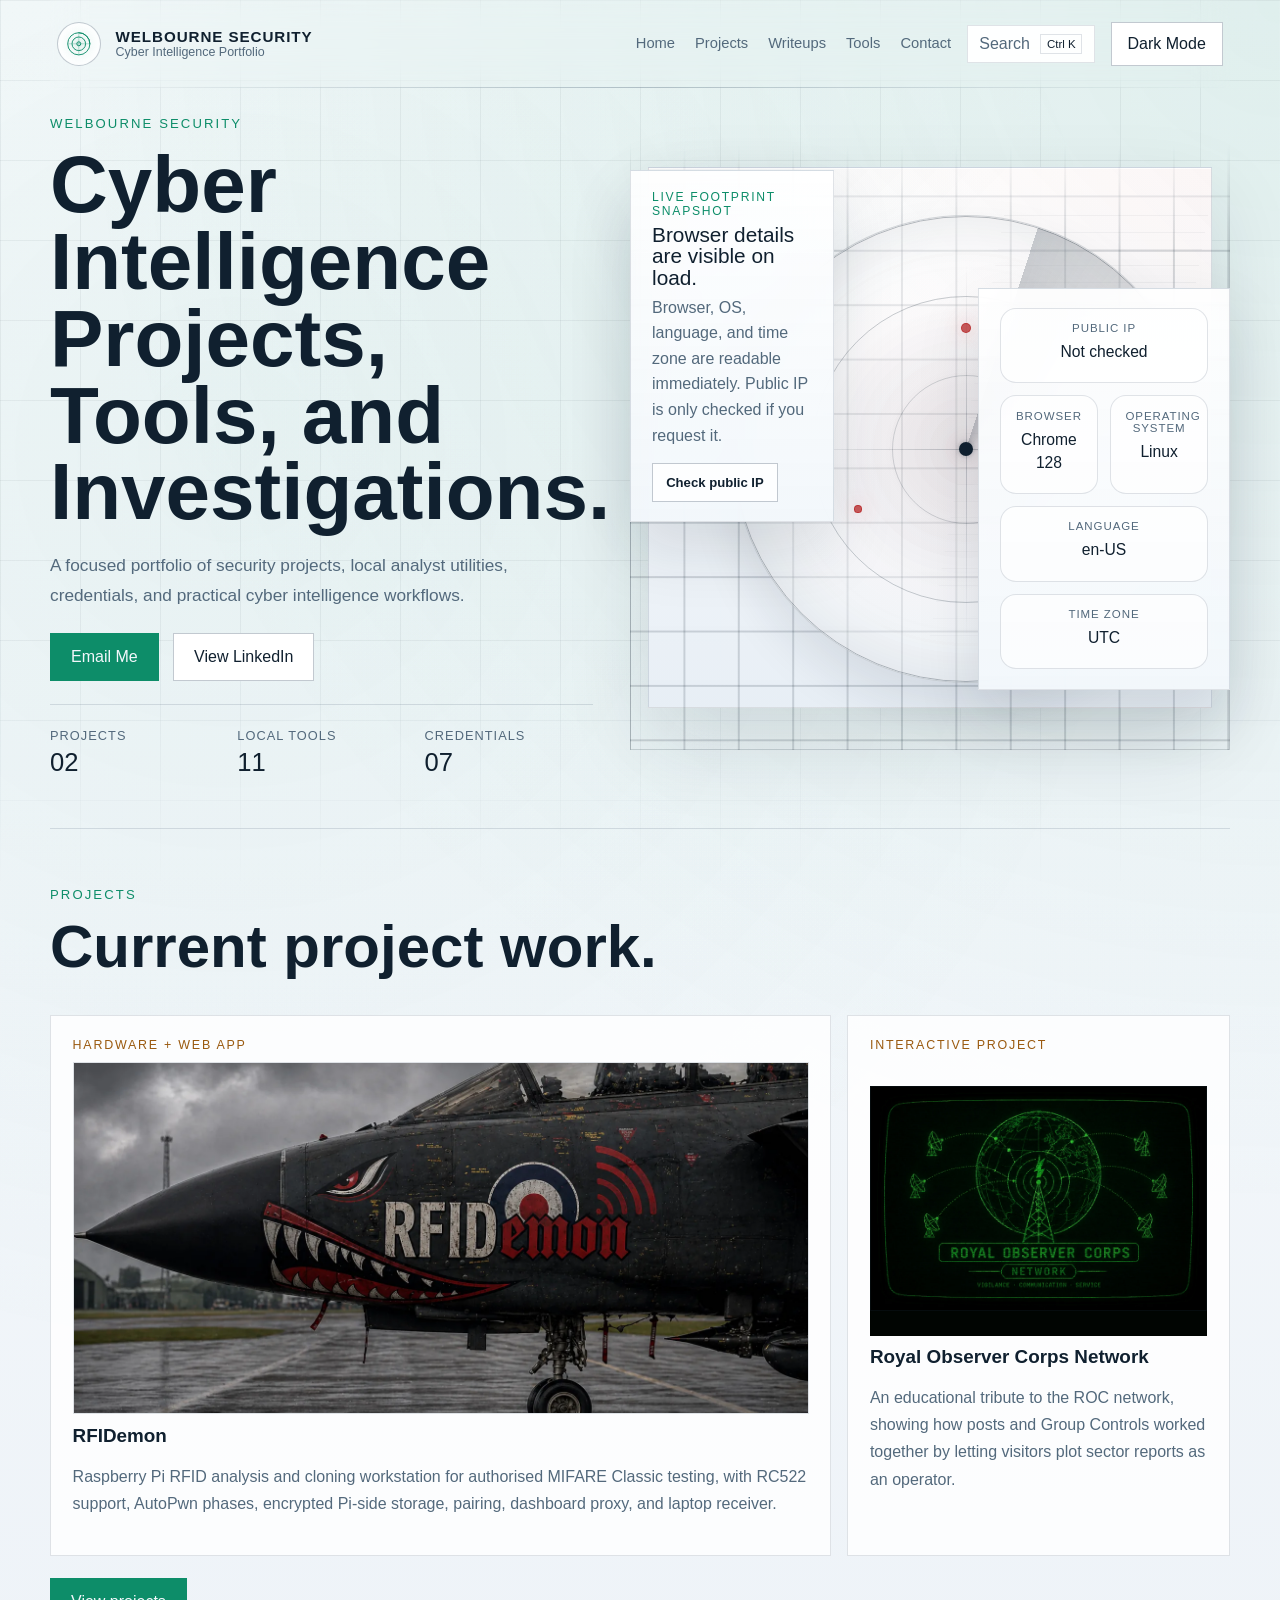
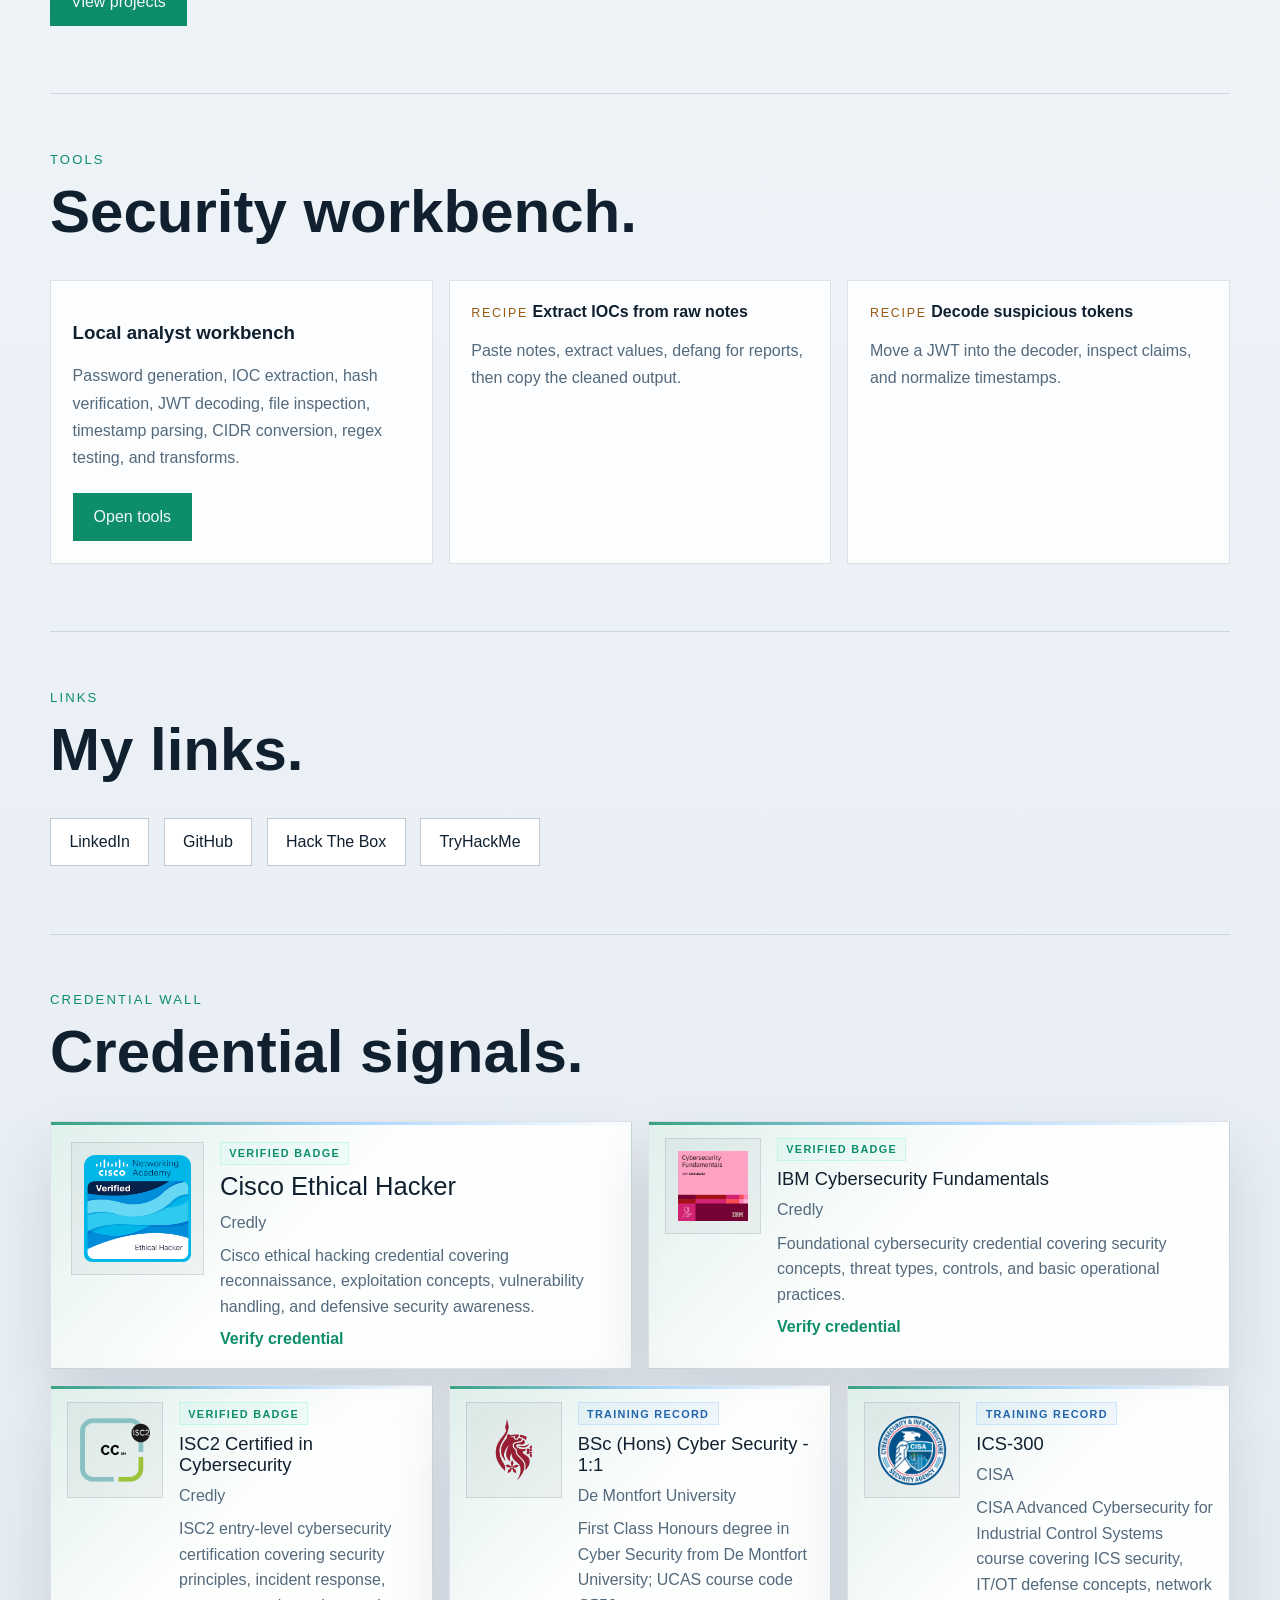
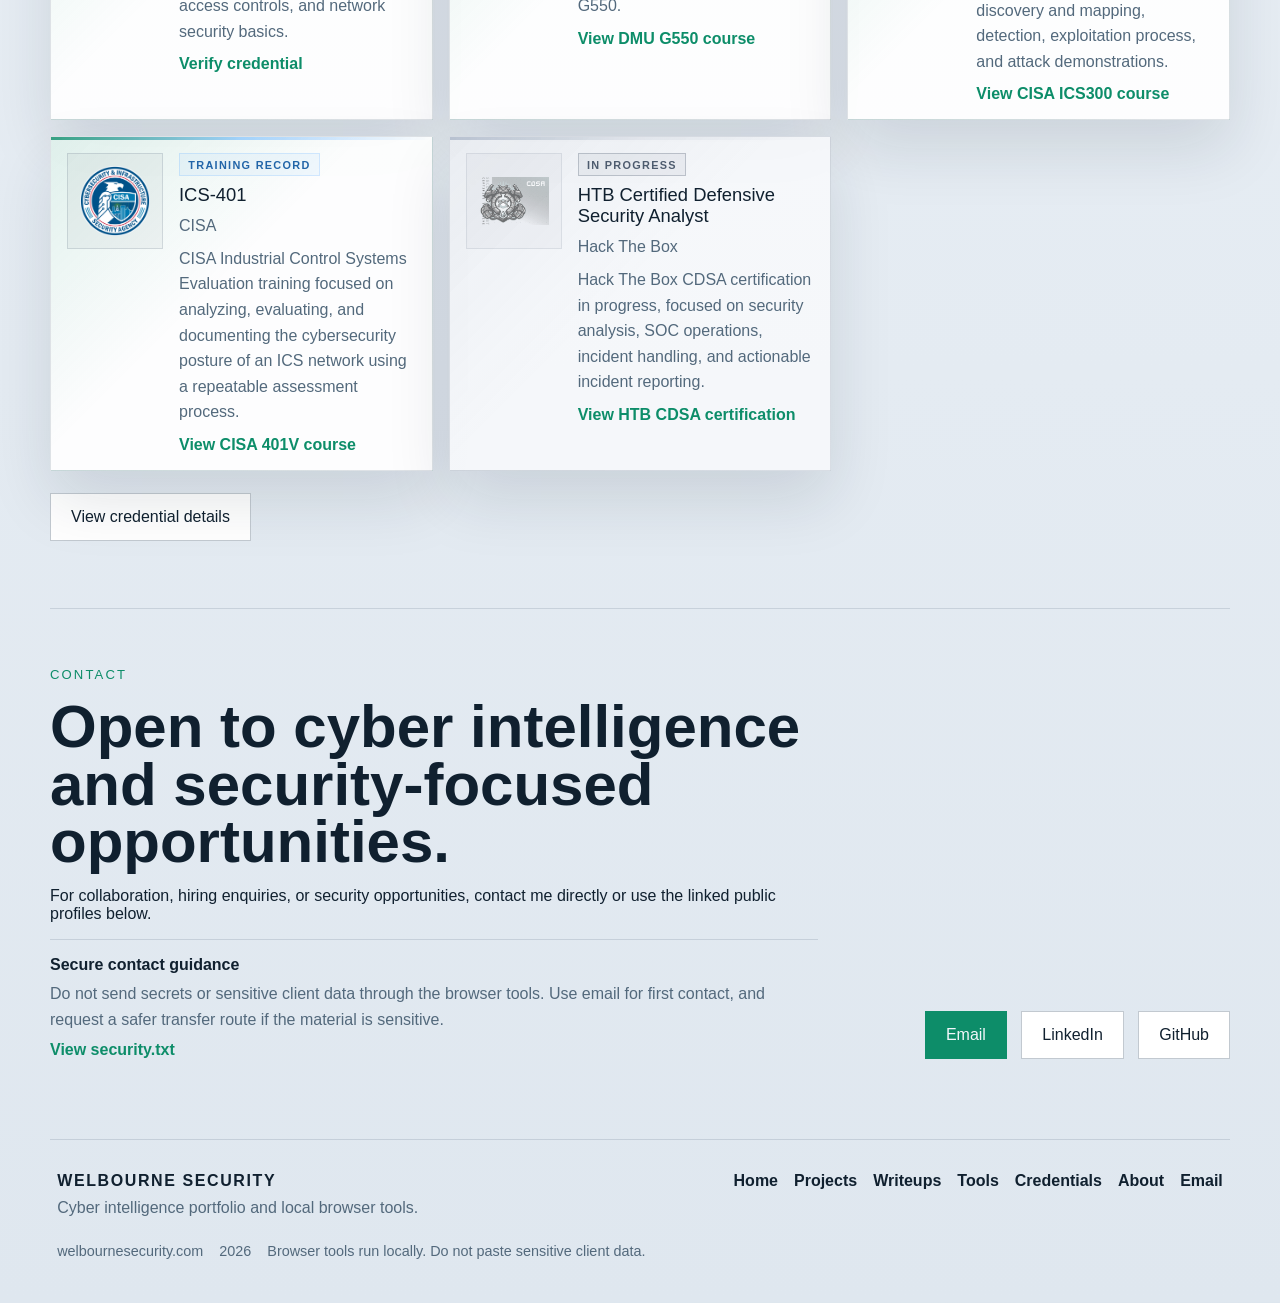
<file: index.html>
<!DOCTYPE html>
<html lang="en">
  <head>
    <meta charset="UTF-8" />
    <meta name="viewport" content="width=device-width, initial-scale=1.0" />
    <title>Welbourne Security | Cyber Intelligence Projects and Tools</title>
    <meta
      name="description"
      content="Welbourne Security is a cyber intelligence portfolio featuring RFIDemon, the ROC network project, local analyst tools, certifications, and practical security workflows."
    />
    <meta name="robots" content="index,follow" />
    <meta name="theme-color" content="#071018" />
    <link rel="canonical" href="https://welbournesecurity.com/" />
    <meta property="og:type" content="website" />
    <meta property="og:site_name" content="Welbourne Security" />
    <meta property="og:title" content="Welbourne Security | Cyber Intelligence Projects and Tools" />
    <meta
      property="og:description"
      content="Cyber intelligence portfolio with RFIDemon, the ROC network project, local analyst tools, certifications, and security workflows."
    />
    <meta property="og:url" content="https://welbournesecurity.com/" />
    <meta property="og:image" content="https://welbournesecurity.com/src/social-preview.svg" />
    <meta property="og:image:alt" content="Welbourne Security social preview card" />
    <meta name="twitter:card" content="summary_large_image" />
    <meta name="twitter:title" content="Welbourne Security | Cyber Intelligence Projects and Tools" />
    <meta
      name="twitter:description"
      content="Cyber intelligence portfolio with RFIDemon, the ROC network project, local analyst tools, certifications, and security workflows."
    />
    <meta name="twitter:image" content="https://welbournesecurity.com/src/social-preview.svg" />
    <link rel="icon" type="image/svg+xml" href="./src/favicon.svg" />
    <link rel="preconnect" href="https://fonts.googleapis.com" />
    <link rel="preconnect" href="https://fonts.gstatic.com" crossorigin />
    <link
      href="https://fonts.googleapis.com/css2?family=IBM+Plex+Sans:wght@400;500;600&family=Space+Grotesk:wght@500;700&display=swap"
      rel="stylesheet"
    />
    <script type="application/ld+json">
      {
        "@context": "https://schema.org",
        "@type": "Organization",
        "name": "Welbourne Security",
        "url": "https://welbournesecurity.com/",
        "description": "Cyber intelligence portfolio featuring RFIDemon, the ROC network project, browser tools, certifications, and platform profiles.",
        "email": "info@welbournesecurity.com",
        "sameAs": [
          "https://github.com/WelbourneSecurity",
          "https://www.linkedin.com/in/welbournesecurity/",
          "https://profile.hackthebox.com/profile/019d5e35-f9f2-73c9-89fd-762d0cd0d177",
          "https://tryhackme.com/p/WelbourneSecurity"
        ],
        "knowsAbout": [
          "Signals Intelligence",
          "OSINT",
          "Privacy Exposure Review",
          "Hack The Box",
          "TryHackMe",
          "Security Tooling"
        ]
      }
    </script>
    <meta http-equiv="Content-Security-Policy" content="default-src 'self'; script-src 'self'; style-src 'self' 'unsafe-inline' https://fonts.googleapis.com; font-src https://fonts.gstatic.com; img-src 'self' https: data:; connect-src 'self' https://api.github.com https://raw.githubusercontent.com https://api.ipify.org; frame-src https://www.credly.com; object-src 'none'; base-uri 'self';" />
    <link rel="stylesheet" href="./styles.css?v=10" />
  </head>
  <body>
    <a class="skip-to-content" href="#top">Skip to main content</a>
    <div class="page-shell">
      <header class="site-header">
        <a class="brand" href="#top" aria-label="Back to top">
          <span class="brand-mark" aria-hidden="true">
            <svg viewBox="0 0 48 48" focusable="false">
              <circle cx="24" cy="24" r="18" class="brand-mark-ring"></circle>
              <circle cx="24" cy="24" r="11" class="brand-mark-ring"></circle>
              <path d="M24 6 V42" class="brand-mark-grid"></path>
              <path d="M6 24 H42" class="brand-mark-grid"></path>
              <circle cx="24" cy="24" r="3.2" class="brand-mark-core"></circle>
              <path d="M24 6 A18 18 0 0 1 42 24" class="brand-mark-sweep"></path>
            </svg>
          </span>
          <span class="brand-copy">
            <strong id="brand-name">Welbourne Security</strong>
            <small id="brand-role">Cyber Intelligence Portfolio</small>
          </span>
        </a>
        <div class="header-actions">
          <nav class="site-nav" aria-label="Primary navigation">
            <a href="/">Home</a>
            <a href="#projects">Projects</a>
            <a href="/writeups/">Writeups</a>
            <a href="/tools/">Tools</a>
            <a href="#contact">Contact</a>
          </nav>
          <button class="theme-toggle" id="theme-toggle" type="button" aria-label="Toggle light and dark mode">
            <span class="theme-toggle-label">Light Mode</span>
          </button>
        </div>
      </header>

      <main id="top">
        <section class="hero">
          <div class="hero-copy" data-reveal>
            <p class="eyebrow hero-eyebrow" id="hero-eyebrow">Welbourne Security</p>
            <h1 id="hero-title">Cyber Intelligence Projects, Tools, and Investigations.</h1>
            <p class="hero-summary" id="hero-summary"></p>
            <div class="hero-actions" id="hero-actions"></div>
            <dl class="hero-metrics" id="hero-metrics"></dl>
          </div>

          <div class="hero-visual">
            <div class="signal-grid"></div>
            <div class="signal-radar" aria-hidden="true">
              <span class="radar-axis radar-axis-horizontal"></span>
              <span class="radar-axis radar-axis-vertical"></span>
              <span class="radar-ring ring-1"></span>
              <span class="radar-ring ring-2"></span>
              <span class="radar-ring ring-3"></span>
              <span class="radar-sweep"></span>
              <span class="radar-core"></span>
              <span class="radar-blip blip-1"></span>
              <span class="radar-blip blip-2"></span>
              <span class="radar-blip blip-3"></span>
            </div>
            <div class="signal-panel signal-panel-top footprint-panel footprint-panel-lead" aria-live="polite">
              <p class="footprint-kicker">Live Footprint Snapshot</p>
              <strong data-footprint-status>Inspecting browser exposure...</strong>
              <span data-footprint-summary>This panel shows the quick browser details exposed immediately on page load.</span>
              <button class="footprint-ip-button" type="button" data-footprint-ip-action>Check public IP</button>
            </div>
            <div class="signal-panel signal-panel-bottom footprint-panel footprint-panel-grid" aria-live="polite">
              <div class="footprint-item footprint-item-wide">
                <span>Public IP</span>
                <strong data-footprint-key="public-ip">Not checked</strong>
              </div>
              <div class="footprint-item">
                <span>Browser</span>
                <strong data-footprint-key="browser">Detecting...</strong>
              </div>
              <div class="footprint-item">
                <span>Operating System</span>
                <strong data-footprint-key="os">Detecting...</strong>
              </div>
              <div class="footprint-item footprint-item-wide">
                <span>Language</span>
                <strong data-footprint-key="language">Detecting...</strong>
              </div>
              <div class="footprint-item footprint-item-wide">
                <span>Time Zone</span>
                <strong data-footprint-key="timezone">Detecting...</strong>
              </div>
            </div>
          </div>
        </section>

        <section class="section projects-section" id="projects" data-reveal>
          <div class="section-intro">
            <p class="eyebrow">Projects</p>
            <h2>Current project work.</h2>
          </div>
          <div class="project-card-grid">
            <a class="project-card project-card-featured" href="/projects/#rfidemon">
              <span>Hardware + Web App</span>
              <picture>
                <source srcset="./src/rfidemon-logo.webp" type="image/webp" />
                <img src="./src/rfidemon-logo.png" alt="RFIDemon project logo" loading="lazy" decoding="async" />
              </picture>
              <div>
                <strong>RFIDemon</strong>
                <p>Raspberry Pi RFID analysis and cloning workstation for authorised MIFARE Classic testing, with RC522 support, AutoPwn phases, encrypted Pi-side storage, pairing, dashboard proxy, and laptop receiver.</p>
              </div>
            </a>
            <a class="project-card" href="/projects/roc-network/">
              <span>Interactive Project</span>
              <picture class="project-card-logo">
                <source srcset="./src/roc-logo.webp" type="image/webp" />
                <img src="./src/roc-logo.png" alt="Royal Observer Corps Network project logo" loading="lazy" decoding="async" />
              </picture>
              <div>
                <strong>Royal Observer Corps Network</strong>
                <p>An educational tribute to the ROC network, showing how posts and Group Controls worked together by letting visitors plot sector reports as an operator.</p>
              </div>
            </a>
          </div>
          <div class="section-actions">
            <a class="action primary" href="/projects/">View projects</a>
          </div>
        </section>

        <section class="section tools-teaser-section" id="tools" data-reveal>
          <div class="section-intro">
            <p class="eyebrow">Tools</p>
            <h2>Security workbench.</h2>
          </div>
          <div class="tools-teaser-grid">
            <article class="tools-teaser-card tools-teaser-card-primary">
              <h3>Local analyst workbench</h3>
              <p>Password generation, IOC extraction, hash verification, JWT decoding, file inspection, timestamp parsing, CIDR conversion, regex testing, and transforms.</p>
              <a class="action primary" href="/tools/">Open tools</a>
            </article>
            <article class="tools-teaser-card">
              <span>Recipe</span>
              <strong>Extract IOCs from raw notes</strong>
              <p>Paste notes, extract values, defang for reports, then copy the cleaned output.</p>
            </article>
            <article class="tools-teaser-card">
              <span>Recipe</span>
              <strong>Decode suspicious tokens</strong>
              <p>Move a JWT into the decoder, inspect claims, and normalize timestamps.</p>
            </article>
          </div>
        </section>
        <section class="section presence-section" id="presence" data-reveal>
          <div class="section-intro">
            <p class="eyebrow">Links</p>
            <h2>My links.</h2>
          </div>
          <div class="presence-links" id="platform-list"></div>
        </section>

        <section class="section certification-section credential-wall-section" id="certifications" data-reveal>
          <div class="section-intro credential-wall-intro">
            <p class="eyebrow">Credential Wall</p>
            <h2>Credential signals.</h2>
          </div>
          <div class="certification-grid" id="certification-grid"></div>
          <div class="section-actions">
            <a class="action secondary" href="/credentials/">View credential details</a>
          </div>
        </section>

        <section class="section contact-section" id="contact" data-reveal>
          <div class="contact-copy">
            <p class="eyebrow">Contact</p>
            <h2 id="contact-heading">Open to cyber intelligence and security-focused opportunities.</h2>
            <p id="contact-summary"></p>
            <div class="secure-contact-note">
              <strong>Secure contact guidance</strong>
              <span>Do not send secrets or sensitive client data through the browser tools. Use email for first contact, and request a safer transfer route if the material is sensitive.</span>
              <a href="/.well-known/security.txt">View security.txt</a>
            </div>
          </div>
          <div class="contact-actions" id="contact-actions"></div>
        </section>
      </main>

      <footer class="site-footer">
        <div class="footer-brand">
          <strong>Welbourne Security</strong>
          <span>Cyber intelligence portfolio and local browser tools.</span>
        </div>
        <nav class="footer-links" aria-label="Footer navigation">
          <a href="/">Home</a>
          <a href="/projects/">Projects</a>
          <a href="/writeups/">Writeups</a>
          <a href="/tools/">Tools</a>
          <a href="/credentials/">Credentials</a>
          <a href="/about/">About</a>
          <a href="mailto:info@welbournesecurity.com">Email</a>
        </nav>
        <p class="footer-note">
          <span>welbournesecurity.com</span>
          <span>2026</span>
          <span>Browser tools run locally. Do not paste sensitive client data.</span>
        </p>
      </footer>
    </div>

    <script type="module" src="./main.js"></script>
  </body>
</html>
</file>
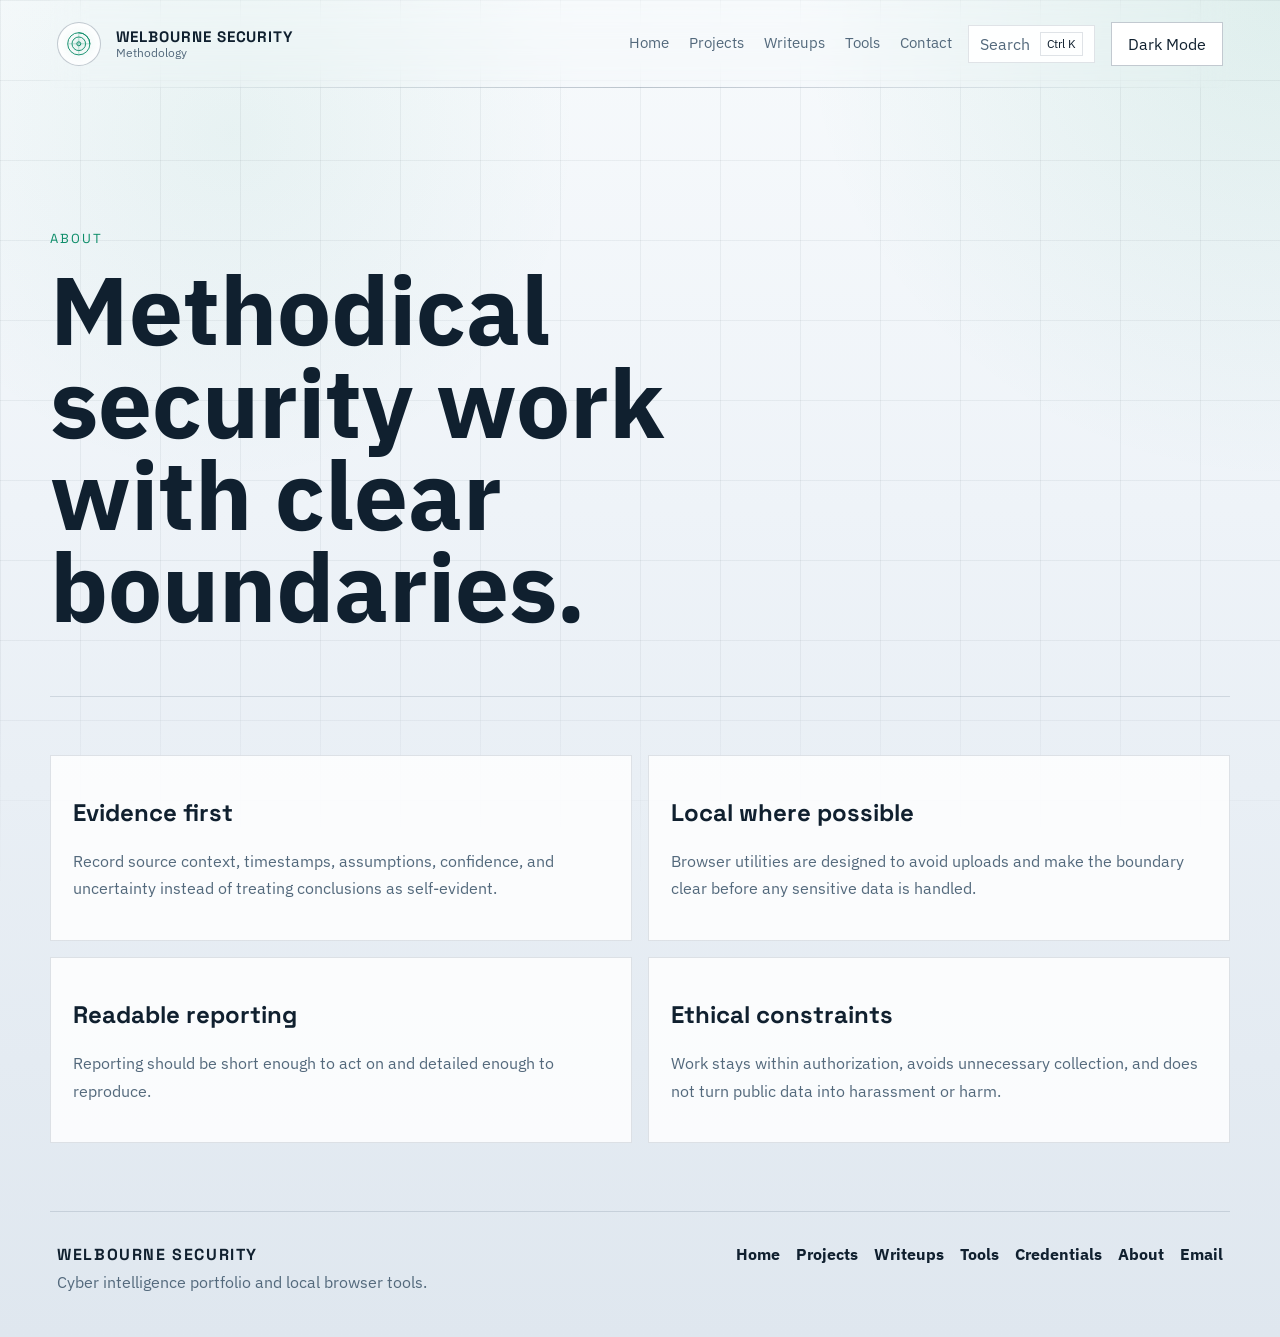
<file: about/index.html>
<!DOCTYPE html>
<html lang="en">
  <head>
    <meta charset="UTF-8" />
    <meta name="viewport" content="width=device-width, initial-scale=1.0" />
    <title>About | Welbourne Security</title>
    <meta name="description" content="Methodology, ethics, and working principles for Welbourne Security cyber intelligence and tooling." />
    <meta name="robots" content="index,follow" />
    <meta name="theme-color" content="#071018" />
    <link rel="canonical" href="https://welbournesecurity.com/about/" />
    <link rel="icon" type="image/svg+xml" href="../src/favicon.svg" />
    <link rel="preconnect" href="https://fonts.googleapis.com" />
    <link rel="preconnect" href="https://fonts.gstatic.com" crossorigin />
    <link href="https://fonts.googleapis.com/css2?family=IBM+Plex+Sans:wght@400;500;600&family=Space+Grotesk:wght@500;700&display=swap" rel="stylesheet" />
    <link rel="stylesheet" href="../styles.css?v=6" />
  </head>
  <body>
    <a class="skip-to-content" href="#top">Skip to main content</a>
    <div class="page-shell">
      <header class="site-header">
        <a class="brand" href="/" aria-label="Back to home">
          <span class="brand-mark" aria-hidden="true">
            <svg viewBox="0 0 48 48" focusable="false">
              <circle cx="24" cy="24" r="18" class="brand-mark-ring"></circle>
              <circle cx="24" cy="24" r="11" class="brand-mark-ring"></circle>
              <path d="M24 6 V42" class="brand-mark-grid"></path>
              <path d="M6 24 H42" class="brand-mark-grid"></path>
              <circle cx="24" cy="24" r="3.2" class="brand-mark-core"></circle>
              <path d="M24 6 A18 18 0 0 1 42 24" class="brand-mark-sweep"></path>
            </svg>
          </span>
          <span class="brand-copy"><strong>Welbourne Security</strong><small>Methodology</small></span>
        </a>
        <div class="header-actions">
          <nav class="site-nav" aria-label="Primary navigation"><a href="/">Home</a><a href="/projects/">Projects</a><a href="/writeups/">Writeups</a><a href="/tools/">Tools</a><a href="/#contact">Contact</a></nav>
          <button class="theme-toggle" id="theme-toggle" type="button" aria-label="Toggle light and dark mode"><span class="theme-toggle-label">Light Mode</span></button>
        </div>
      </header>
      <main id="top">
        <section class="page-hero">
          <div>
            <p class="eyebrow">About</p>
            <h1>Methodical security work with clear boundaries.</h1>
          </div>
        </section>
        <section class="section">
          <div class="principle-grid">
            <article><h2>Evidence first</h2><p>Record source context, timestamps, assumptions, confidence, and uncertainty instead of treating conclusions as self-evident.</p></article>
            <article><h2>Local where possible</h2><p>Browser utilities are designed to avoid uploads and make the boundary clear before any sensitive data is handled.</p></article>
            <article><h2>Readable reporting</h2><p>Reporting should be short enough to act on and detailed enough to reproduce.</p></article>
            <article><h2>Ethical constraints</h2><p>Work stays within authorization, avoids unnecessary collection, and does not turn public data into harassment or harm.</p></article>
          </div>
        </section>
      </main>
      <footer class="site-footer">
        <div class="footer-brand"><strong>Welbourne Security</strong><span>Cyber intelligence portfolio and local browser tools.</span></div>
        <nav class="footer-links" aria-label="Footer navigation"><a href="/">Home</a><a href="/projects/">Projects</a><a href="/writeups/">Writeups</a><a href="/tools/">Tools</a><a href="/credentials/">Credentials</a><a href="/about/">About</a><a href="mailto:info@welbournesecurity.com">Email</a></nav>
      </footer>
    </div>
    <script type="module" src="../js/page.js"></script>
  </body>
</html>
</file>
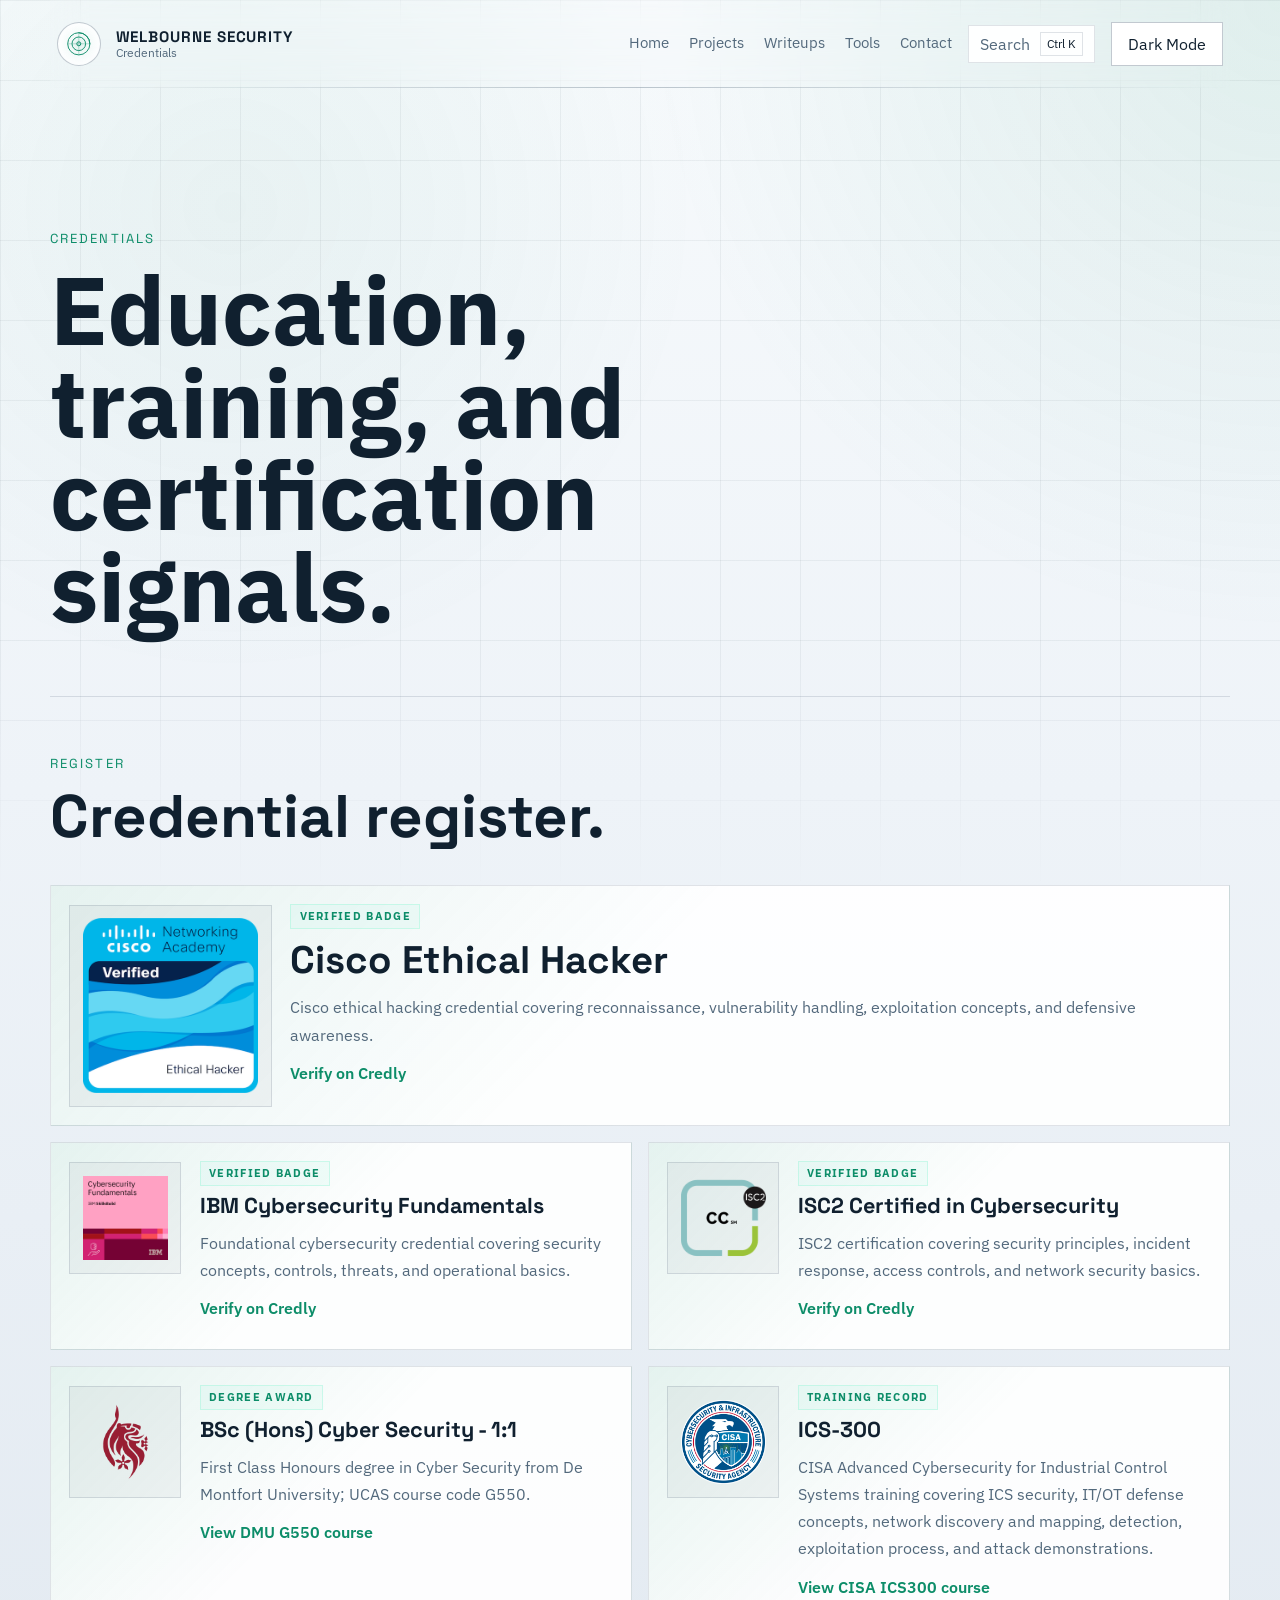
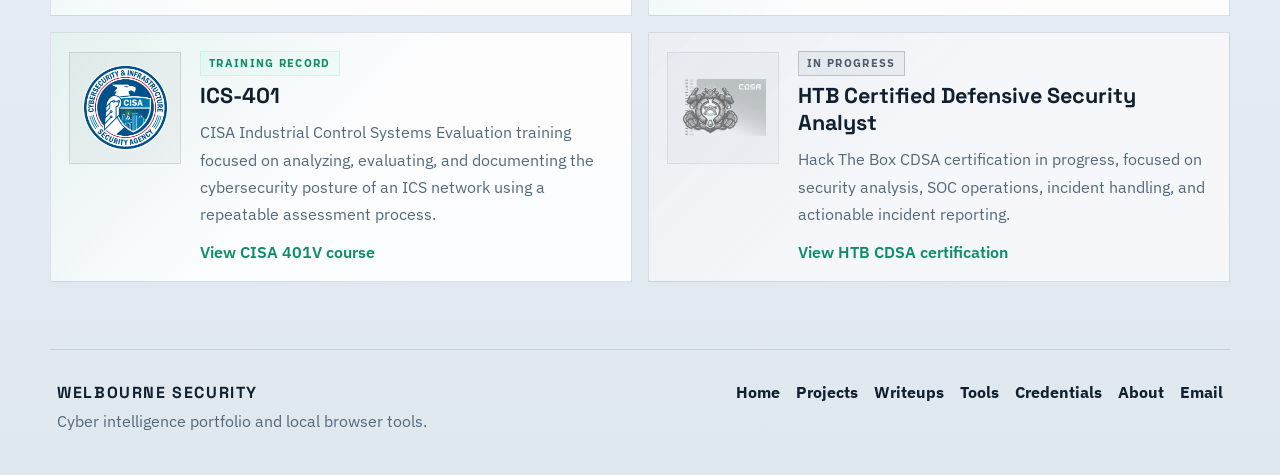
<file: credentials/index.html>
<!DOCTYPE html>
<html lang="en">
  <head>
    <meta charset="UTF-8" />
    <meta name="viewport" content="width=device-width, initial-scale=1.0" />
    <title>Credentials | Welbourne Security</title>
    <meta name="description" content="Credential details, education records, and verification links for Welbourne Security cybersecurity and infrastructure security signals." />
    <meta name="robots" content="index,follow" />
    <meta name="theme-color" content="#071018" />
    <link rel="canonical" href="https://welbournesecurity.com/credentials/" />
    <link rel="icon" type="image/svg+xml" href="../src/favicon.svg" />
    <link rel="preconnect" href="https://fonts.googleapis.com" />
    <link rel="preconnect" href="https://fonts.gstatic.com" crossorigin />
    <link href="https://fonts.googleapis.com/css2?family=IBM+Plex+Sans:wght@400;500;600&family=Space+Grotesk:wght@500;700&display=swap" rel="stylesheet" />
    <link rel="stylesheet" href="../styles.css?v=6" />
  </head>
  <body>
    <a class="skip-to-content" href="#top">Skip to main content</a>
    <div class="page-shell">
      <header class="site-header">
        <a class="brand" href="/" aria-label="Back to home">
          <span class="brand-mark" aria-hidden="true">
            <svg viewBox="0 0 48 48" focusable="false">
              <circle cx="24" cy="24" r="18" class="brand-mark-ring"></circle>
              <circle cx="24" cy="24" r="11" class="brand-mark-ring"></circle>
              <path d="M24 6 V42" class="brand-mark-grid"></path>
              <path d="M6 24 H42" class="brand-mark-grid"></path>
              <circle cx="24" cy="24" r="3.2" class="brand-mark-core"></circle>
              <path d="M24 6 A18 18 0 0 1 42 24" class="brand-mark-sweep"></path>
            </svg>
          </span>
          <span class="brand-copy"><strong>Welbourne Security</strong><small>Credentials</small></span>
        </a>
        <div class="header-actions">
          <nav class="site-nav" aria-label="Primary navigation"><a href="/">Home</a><a href="/projects/">Projects</a><a href="/writeups/">Writeups</a><a href="/tools/">Tools</a><a href="/#contact">Contact</a></nav>
          <button class="theme-toggle" id="theme-toggle" type="button" aria-label="Toggle light and dark mode"><span class="theme-toggle-label">Light Mode</span></button>
        </div>
      </header>
      <main id="top">
        <section class="page-hero">
          <div>
            <p class="eyebrow">Credentials</p>
            <h1>Education, training, and certification signals.</h1>
          </div>
        </section>
        <section class="section credential-detail-section">
          <div class="section-intro">
            <p class="eyebrow">Register</p>
            <h2>Credential register.</h2>
          </div>
          <div class="credential-detail-grid credential-register">
            <article class="credential-detail-card is-featured">
              <div class="credential-detail-media"><img src="../src/ethical-hacker.png" alt="Cisco Ethical Hacker badge" /></div>
              <div>
                <span class="certification-status">Verified badge</span>
                <h2>Cisco Ethical Hacker</h2>
                <p>Cisco ethical hacking credential covering reconnaissance, vulnerability handling, exploitation concepts, and defensive awareness.</p>
                <a href="https://www.credly.com/badges/56385cdf-944a-481d-b441-274df8b16fc4/public_url" target="_blank" rel="noreferrer">Verify on Credly</a>
              </div>
            </article>
            <article class="credential-detail-card">
              <div class="credential-detail-media"><img src="../src/cybersecurity-fundamentals.png" alt="IBM Cybersecurity Fundamentals badge" /></div>
              <div>
                <span class="certification-status">Verified badge</span>
                <h2>IBM Cybersecurity Fundamentals</h2>
                <p>Foundational cybersecurity credential covering security concepts, controls, threats, and operational basics.</p>
                <a href="https://www.credly.com/badges/e54afb67-fbd1-43ab-8b52-e338eb096318/public_url" target="_blank" rel="noreferrer">Verify on Credly</a>
              </div>
            </article>
            <article class="credential-detail-card">
              <div class="credential-detail-media"><img src="../src/certified-in-cybersecurity-cc.png" alt="ISC2 Certified in Cybersecurity badge" /></div>
              <div>
                <span class="certification-status">Verified badge</span>
                <h2>ISC2 Certified in Cybersecurity</h2>
                <p>ISC2 certification covering security principles, incident response, access controls, and network security basics.</p>
                <a href="https://www.credly.com/badges/9f81cd7c-cf0b-48e9-9c71-bc37f6fe5fba/public_url" target="_blank" rel="noreferrer">Verify on Credly</a>
              </div>
            </article>
            <article class="credential-detail-card">
              <div class="credential-detail-media"><img src="../src/dmu.png" alt="De Montfort University logo" /></div>
              <div>
                <span class="certification-status">Degree award</span>
                <h2>BSc (Hons) Cyber Security - 1:1</h2>
                <p>First Class Honours degree in Cyber Security from De Montfort University; UCAS course code G550.</p>
                <a href="https://www.dmu.ac.uk/study/courses/undergraduate-courses/cyber-security-bsc-degree/cyber-security-bsc-hons.aspx" target="_blank" rel="noreferrer">View DMU G550 course</a>
              </div>
            </article>
            <article class="credential-detail-card">
              <div class="credential-detail-media"><img src="../src/cisa.png" alt="CISA badge" /></div>
              <div>
                <span class="certification-status">Training record</span>
                <h2>ICS-300</h2>
                <p>CISA Advanced Cybersecurity for Industrial Control Systems training covering ICS security, IT/OT defense concepts, network discovery and mapping, detection, exploitation process, and attack demonstrations.</p>
                <a href="https://www.cisa.gov/resources-tools/training/advanced-cybersecurity-industrial-control-systems-ics300" target="_blank" rel="noreferrer">View CISA ICS300 course</a>
              </div>
            </article>
            <article class="credential-detail-card">
              <div class="credential-detail-media"><img src="../src/cisa.png" alt="CISA badge" /></div>
              <div>
                <span class="certification-status">Training record</span>
                <h2>ICS-401</h2>
                <p>CISA Industrial Control Systems Evaluation training focused on analyzing, evaluating, and documenting the cybersecurity posture of an ICS network using a repeatable assessment process.</p>
                <a href="https://www.cisa.gov/resources-tools/training/industrial-control-systems-evaluation-401v" target="_blank" rel="noreferrer">View CISA 401V course</a>
              </div>
            </article>
            <article class="credential-detail-card is-in-progress">
              <div class="credential-detail-media"><img src="../src/cdsa.webp" alt="HTB CDSA in-progress badge" /></div>
              <div>
                <span class="certification-status">In progress</span>
                <h2>HTB Certified Defensive Security Analyst</h2>
                <p>Hack The Box CDSA certification in progress, focused on security analysis, SOC operations, incident handling, and actionable incident reporting.</p>
                <a href="https://academy.hackthebox.com/preview/certifications/htb-certified-defensive-security-analyst" target="_blank" rel="noreferrer">View HTB CDSA certification</a>
              </div>
            </article>
          </div>
        </section>
      </main>
      <footer class="site-footer">
        <div class="footer-brand"><strong>Welbourne Security</strong><span>Cyber intelligence portfolio and local browser tools.</span></div>
        <nav class="footer-links" aria-label="Footer navigation"><a href="/">Home</a><a href="/projects/">Projects</a><a href="/writeups/">Writeups</a><a href="/tools/">Tools</a><a href="/credentials/">Credentials</a><a href="/about/">About</a><a href="mailto:info@welbournesecurity.com">Email</a></nav>
      </footer>
    </div>
    <script type="module" src="../js/page.js"></script>
  </body>
</html>
</file>
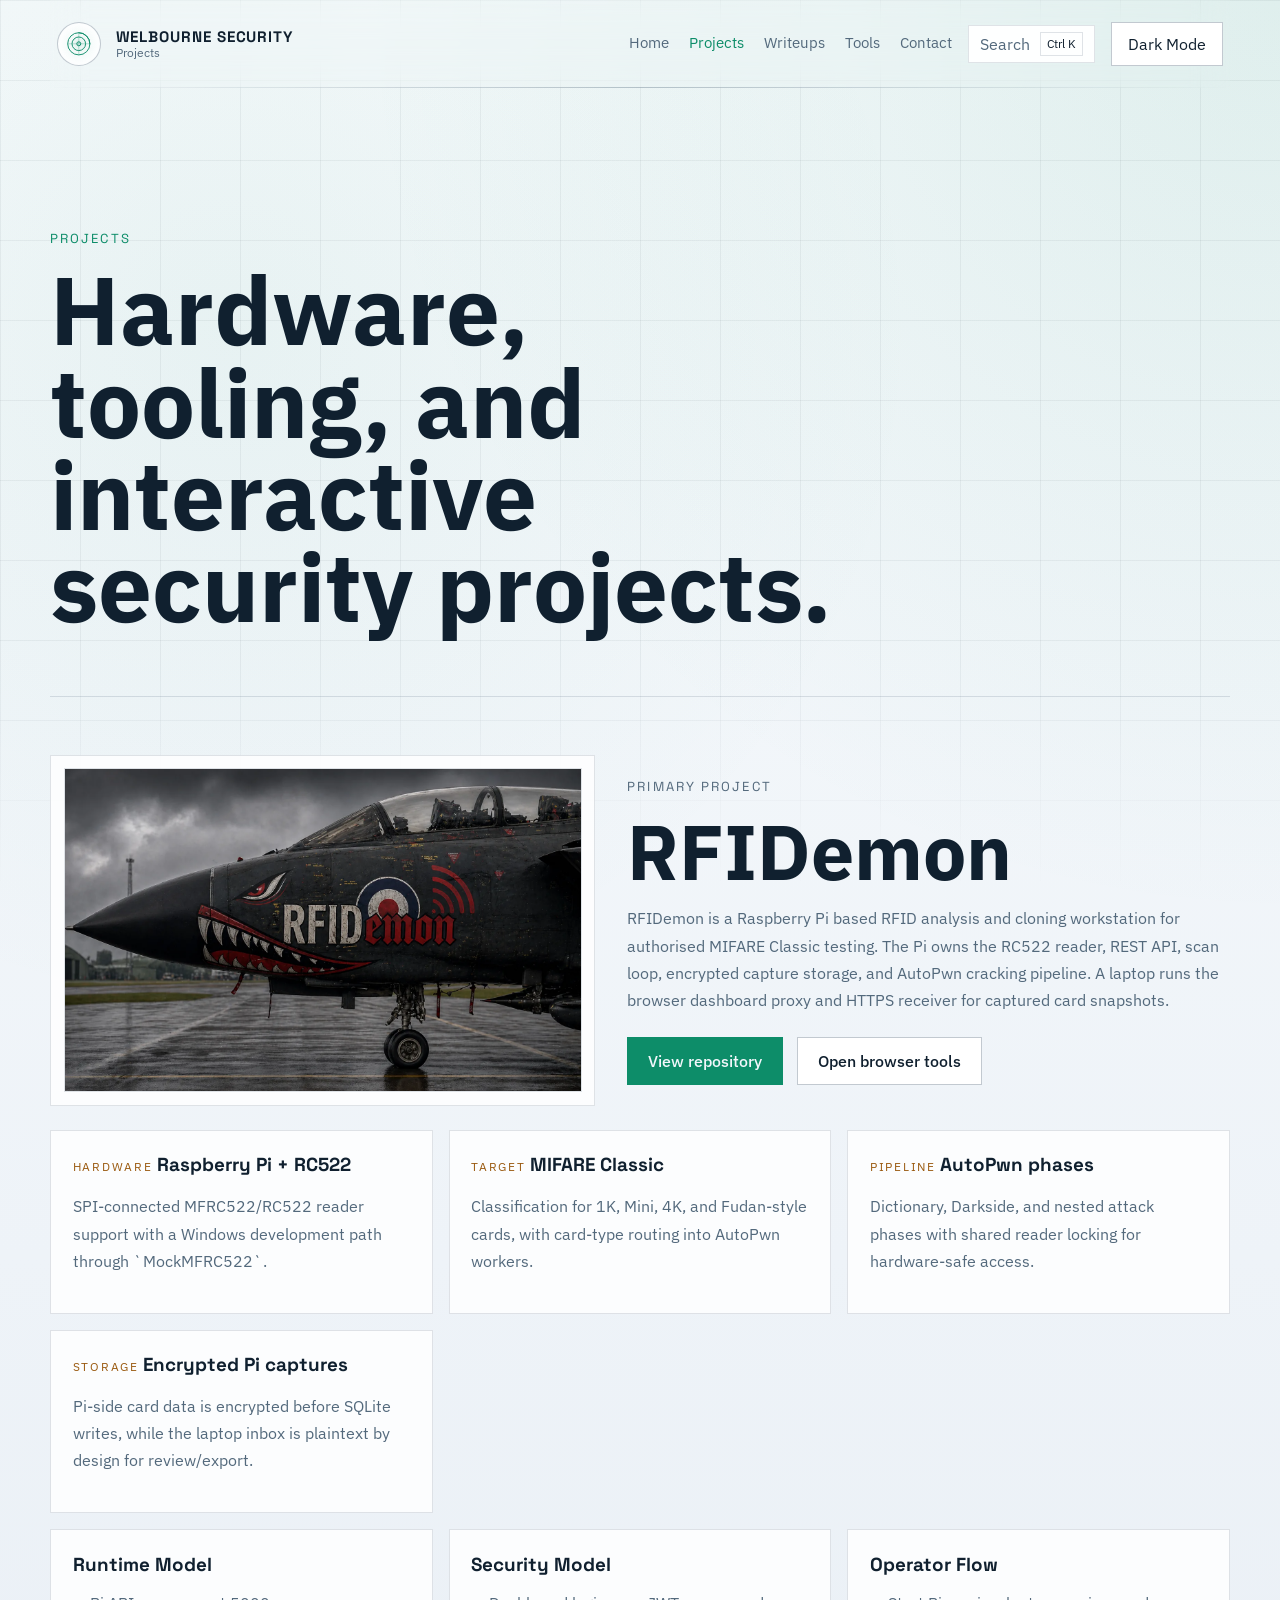
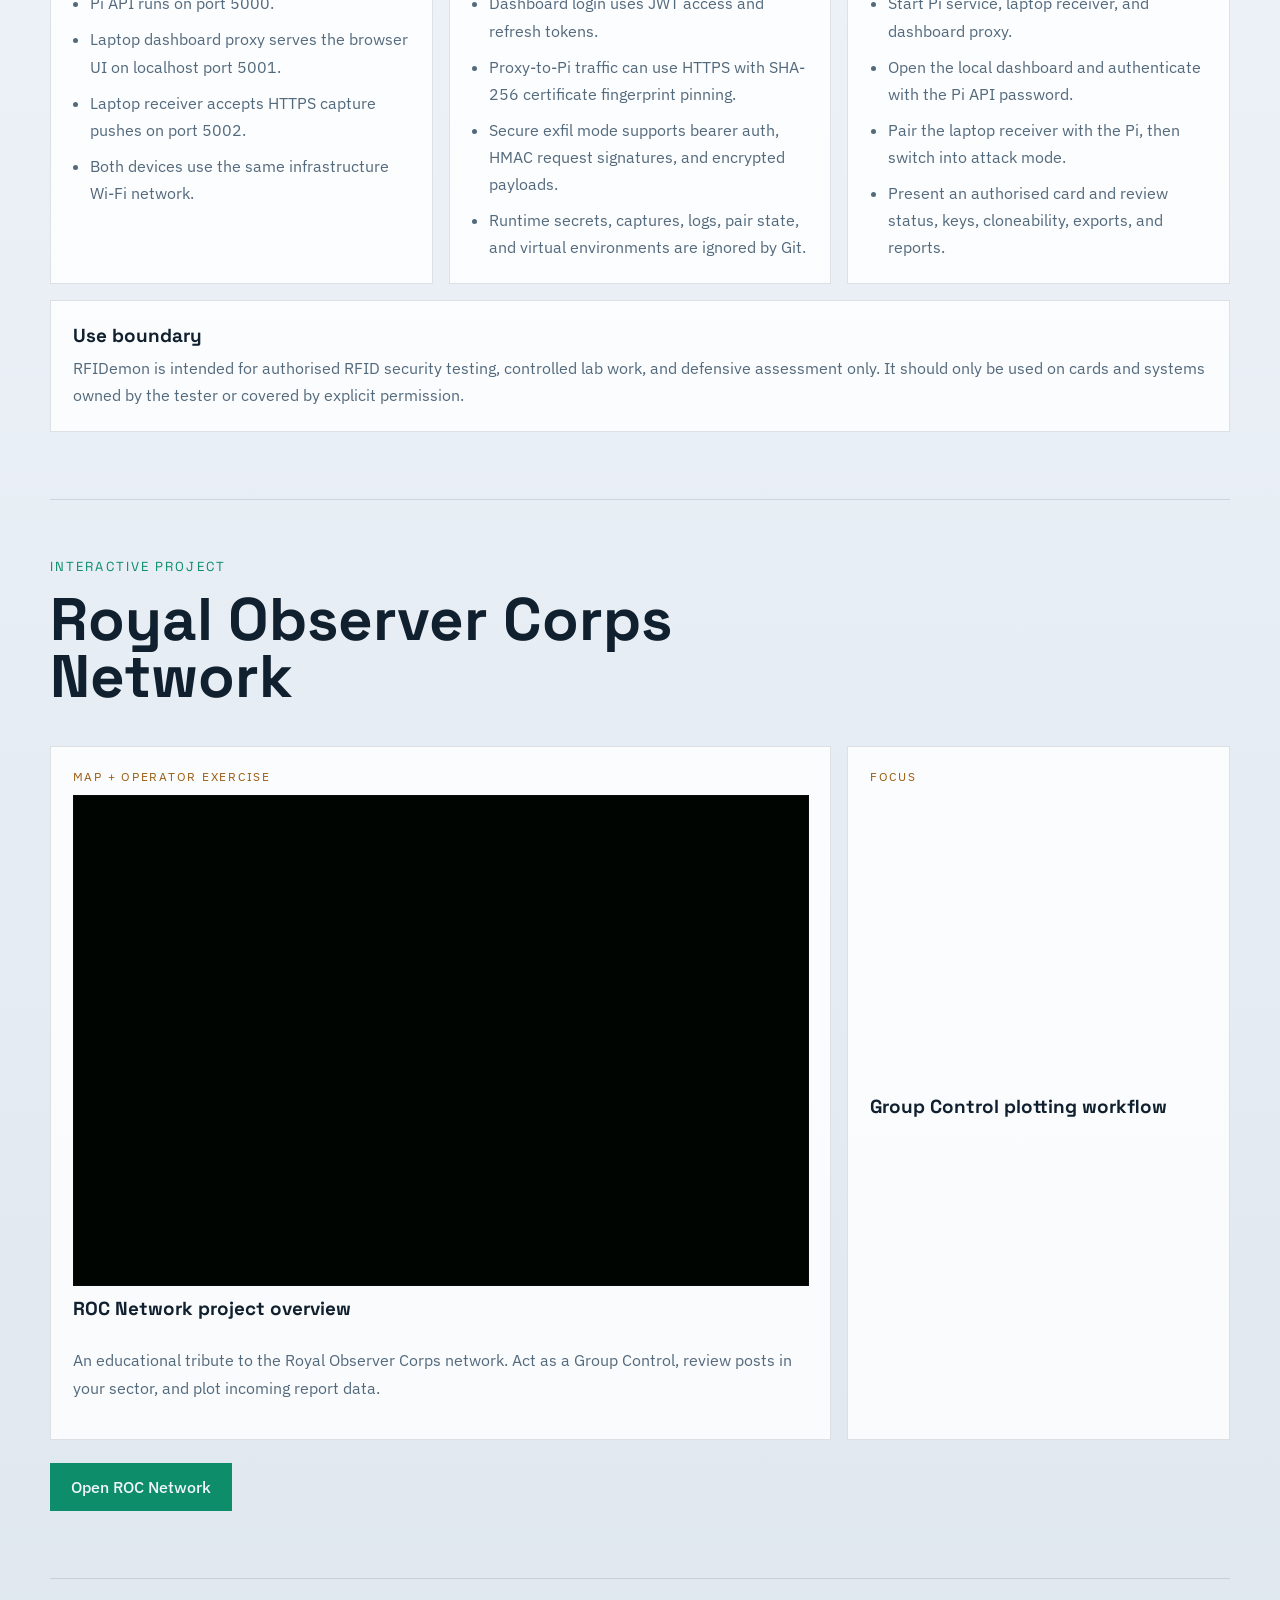
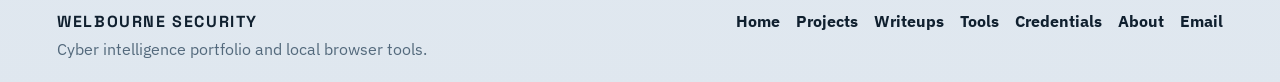
<file: labs/index.html>
<!DOCTYPE html>
<html lang="en">
  <head>
    <meta charset="UTF-8" />
    <meta name="viewport" content="width=device-width, initial-scale=1.0" />
    <title>Projects | Welbourne Security</title>
    <meta name="description" content="Welbourne Security projects." />
    <meta name="robots" content="index,follow" />
    <meta name="theme-color" content="#071018" />
    <link rel="canonical" href="https://welbournesecurity.com/projects/" />
    <meta http-equiv="refresh" content="0; url=/projects/" />
    <link rel="icon" type="image/svg+xml" href="../src/favicon.svg" />
    <link rel="stylesheet" href="../styles.css?v=6" />
  </head>
  <body>
    <main class="page-hero" id="top">
      <div>
        <p class="eyebrow">Projects</p>
        <h1>Projects have moved.</h1>
        <div class="section-actions">
          <a class="action primary" href="/projects/">Open Projects</a>
        </div>
      </div>
    </main>
  </body>
</html>
</file>
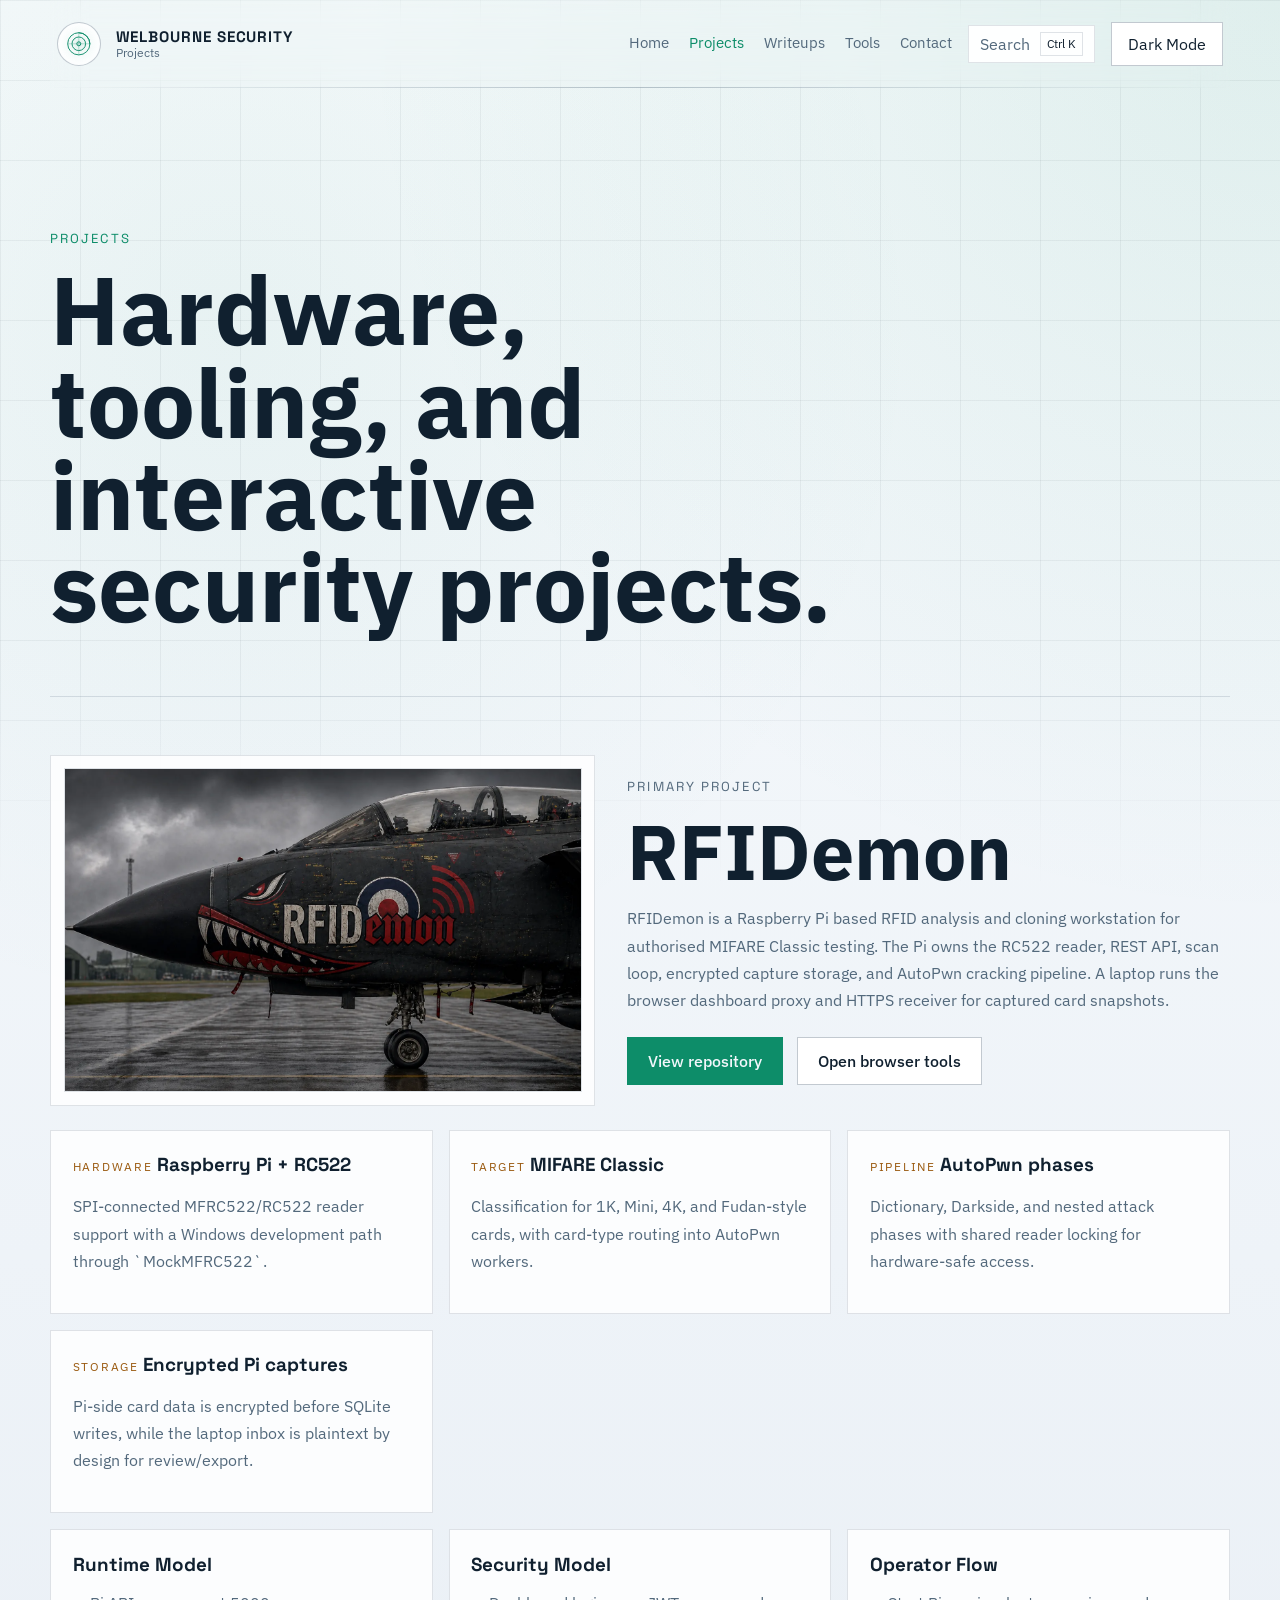
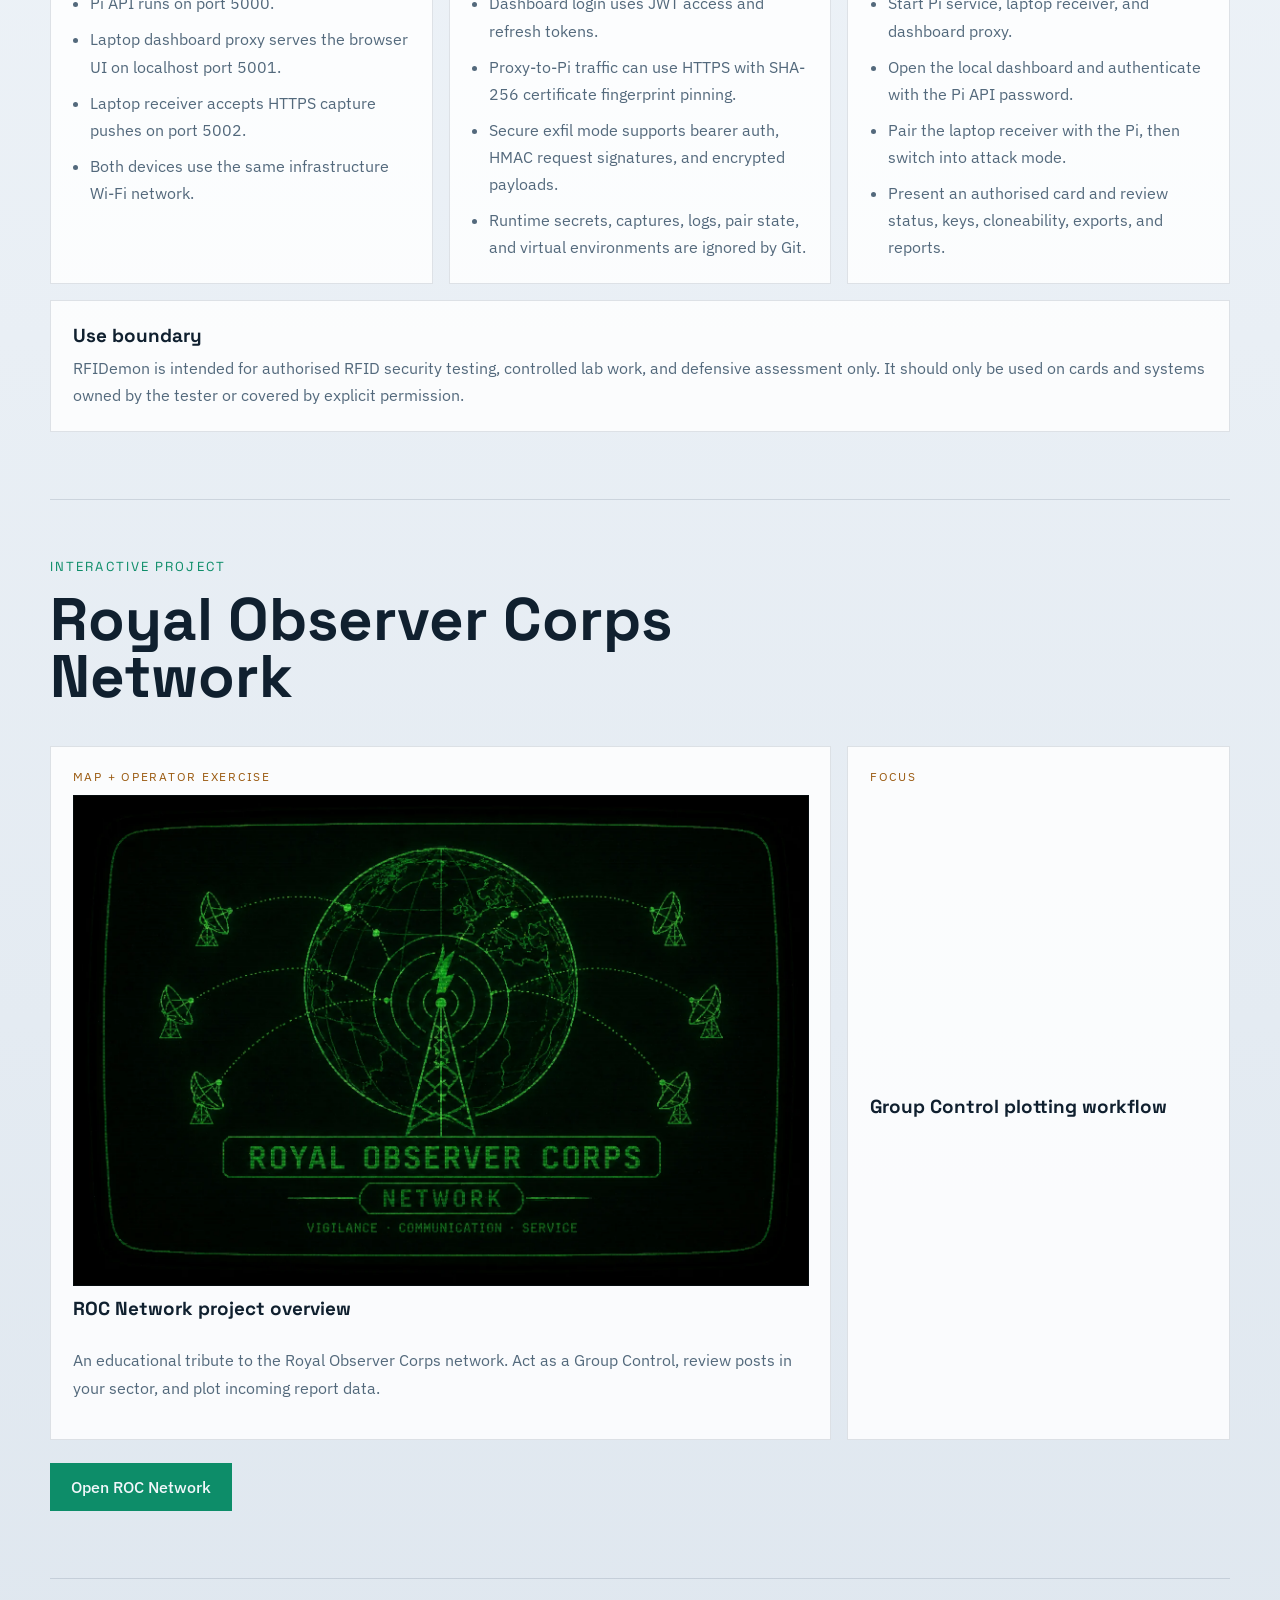
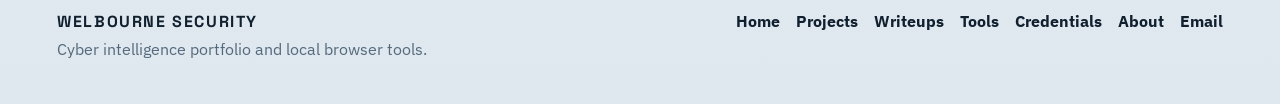
<file: projects/index.html>
<!DOCTYPE html>
<html lang="en">
  <head>
    <meta charset="UTF-8" />
    <meta name="viewport" content="width=device-width, initial-scale=1.0" />
    <title>Projects | Welbourne Security</title>
    <meta name="description" content="Welbourne Security projects: RFIDemon, a Raspberry Pi RFID analysis workstation, and the Royal Observer Corps Network interactive project page." />
    <meta name="robots" content="index,follow" />
    <meta name="theme-color" content="#071018" />
    <link rel="canonical" href="https://welbournesecurity.com/projects/" />
    <link rel="icon" type="image/svg+xml" href="../src/favicon.svg" />
    <link rel="preconnect" href="https://fonts.googleapis.com" />
    <link rel="preconnect" href="https://fonts.gstatic.com" crossorigin />
    <link href="https://fonts.googleapis.com/css2?family=IBM+Plex+Sans:wght@400;500;600&family=Space+Grotesk:wght@500;700&display=swap" rel="stylesheet" />
    <link rel="stylesheet" href="../styles.css?v=10" />
  </head>
  <body>
    <a class="skip-to-content" href="#top">Skip to main content</a>
    <div class="page-shell">
      <header class="site-header">
        <a class="brand" href="/" aria-label="Back to home">
          <span class="brand-mark" aria-hidden="true">
            <svg viewBox="0 0 48 48" focusable="false">
              <circle cx="24" cy="24" r="18" class="brand-mark-ring"></circle>
              <circle cx="24" cy="24" r="11" class="brand-mark-ring"></circle>
              <path d="M24 6 V42" class="brand-mark-grid"></path>
              <path d="M6 24 H42" class="brand-mark-grid"></path>
              <circle cx="24" cy="24" r="3.2" class="brand-mark-core"></circle>
              <path d="M24 6 A18 18 0 0 1 42 24" class="brand-mark-sweep"></path>
            </svg>
          </span>
          <span class="brand-copy"><strong>Welbourne Security</strong><small>Projects</small></span>
        </a>
        <div class="header-actions">
          <nav class="site-nav" aria-label="Primary navigation">
            <a href="/">Home</a>
            <a href="/projects/" aria-current="page">Projects</a>
            <a href="/writeups/">Writeups</a>
            <a href="/tools/">Tools</a>
            <a href="/#contact">Contact</a>
          </nav>
          <button class="theme-toggle" id="theme-toggle" type="button" aria-label="Toggle light and dark mode"><span class="theme-toggle-label">Light Mode</span></button>
        </div>
      </header>

      <main id="top">
        <section class="page-hero">
          <div>
            <p class="eyebrow">Projects</p>
            <h1>Hardware, tooling, and interactive security projects.</h1>
          </div>
        </section>

        <section class="section project-detail-section" id="rfidemon">
          <div class="project-detail-hero">
            <div class="project-logo-panel">
              <picture>
                <source srcset="../src/rfidemon-logo.webp" type="image/webp" />
                <img src="../src/rfidemon-logo.png" alt="RFIDemon logo on a dark aircraft fuselage" />
              </picture>
            </div>
            <div>
              <p class="eyebrow">Primary Project</p>
              <h2>RFIDemon</h2>
              <p>
                RFIDemon is a Raspberry Pi based RFID analysis and cloning workstation for authorised MIFARE Classic
                testing. The Pi owns the RC522 reader, REST API, scan loop, encrypted capture storage, and AutoPwn
                cracking pipeline. A laptop runs the browser dashboard proxy and HTTPS receiver for captured card
                snapshots.
              </p>
              <div class="section-actions">
                <a class="action primary" href="https://github.com/WelbourneSecurity/RFIDemon" target="_blank" rel="noreferrer">View repository</a>
                <a class="action secondary" href="/tools/">Open browser tools</a>
              </div>
            </div>
          </div>

          <div class="project-fact-grid">
            <article>
              <span>Hardware</span>
              <strong>Raspberry Pi + RC522</strong>
              <p>SPI-connected MFRC522/RC522 reader support with a Windows development path through `MockMFRC522`.</p>
            </article>
            <article>
              <span>Target</span>
              <strong>MIFARE Classic</strong>
              <p>Classification for 1K, Mini, 4K, and Fudan-style cards, with card-type routing into AutoPwn workers.</p>
            </article>
            <article>
              <span>Pipeline</span>
              <strong>AutoPwn phases</strong>
              <p>Dictionary, Darkside, and nested attack phases with shared reader locking for hardware-safe access.</p>
            </article>
            <article>
              <span>Storage</span>
              <strong>Encrypted Pi captures</strong>
              <p>Pi-side card data is encrypted before SQLite writes, while the laptop inbox is plaintext by design for review/export.</p>
            </article>
          </div>

          <div class="project-architecture">
            <article>
              <h3>Runtime Model</h3>
              <ul>
                <li>Pi API runs on port 5000.</li>
                <li>Laptop dashboard proxy serves the browser UI on localhost port 5001.</li>
                <li>Laptop receiver accepts HTTPS capture pushes on port 5002.</li>
                <li>Both devices use the same infrastructure Wi-Fi network.</li>
              </ul>
            </article>
            <article>
              <h3>Security Model</h3>
              <ul>
                <li>Dashboard login uses JWT access and refresh tokens.</li>
                <li>Proxy-to-Pi traffic can use HTTPS with SHA-256 certificate fingerprint pinning.</li>
                <li>Secure exfil mode supports bearer auth, HMAC request signatures, and encrypted payloads.</li>
                <li>Runtime secrets, captures, logs, pair state, and virtual environments are ignored by Git.</li>
              </ul>
            </article>
            <article>
              <h3>Operator Flow</h3>
              <ul>
                <li>Start Pi service, laptop receiver, and dashboard proxy.</li>
                <li>Open the local dashboard and authenticate with the Pi API password.</li>
                <li>Pair the laptop receiver with the Pi, then switch into attack mode.</li>
                <li>Present an authorised card and review status, keys, cloneability, exports, and reports.</li>
              </ul>
            </article>
          </div>

          <div class="project-note">
            <strong>Use boundary</strong>
            <p>RFIDemon is intended for authorised RFID security testing, controlled lab work, and defensive assessment only. It should only be used on cards and systems owned by the tester or covered by explicit permission.</p>
          </div>
        </section>

        <section class="section project-detail-section" id="roc-network">
          <div class="section-intro">
            <p class="eyebrow">Interactive Project</p>
            <h2>Royal Observer Corps Network</h2>
          </div>
          <div class="project-card-grid">
            <a class="project-card project-card-featured" href="/projects/roc-network/">
              <span>Map + Operator Exercise</span>
              <picture class="project-card-logo">
                <source srcset="../src/roc-logo.webp" type="image/webp" />
                <img src="../src/roc-logo.png" alt="Royal Observer Corps Network project logo" loading="lazy" decoding="async" />
              </picture>
              <strong>ROC Network project overview</strong>
              <p>An educational tribute to the Royal Observer Corps network. Act as a Group Control, review posts in your sector, and plot incoming report data.</p>
            </a>
            <article class="project-card">
              <span>Focus</span>
              <strong>Group Control plotting workflow</strong>
            </article>
          </div>
          <div class="section-actions">
            <a class="action primary" href="/projects/roc-network/">Open ROC Network</a>
          </div>
        </section>
      </main>

      <footer class="site-footer">
        <div class="footer-brand"><strong>Welbourne Security</strong><span>Cyber intelligence portfolio and local browser tools.</span></div>
        <nav class="footer-links" aria-label="Footer navigation">
          <a href="/">Home</a><a href="/projects/">Projects</a><a href="/writeups/">Writeups</a><a href="/tools/">Tools</a><a href="/credentials/">Credentials</a><a href="/about/">About</a><a href="mailto:info@welbournesecurity.com">Email</a>
        </nav>
      </footer>
    </div>
    <script type="module" src="../js/page.js"></script>
  </body>
</html>
</file>
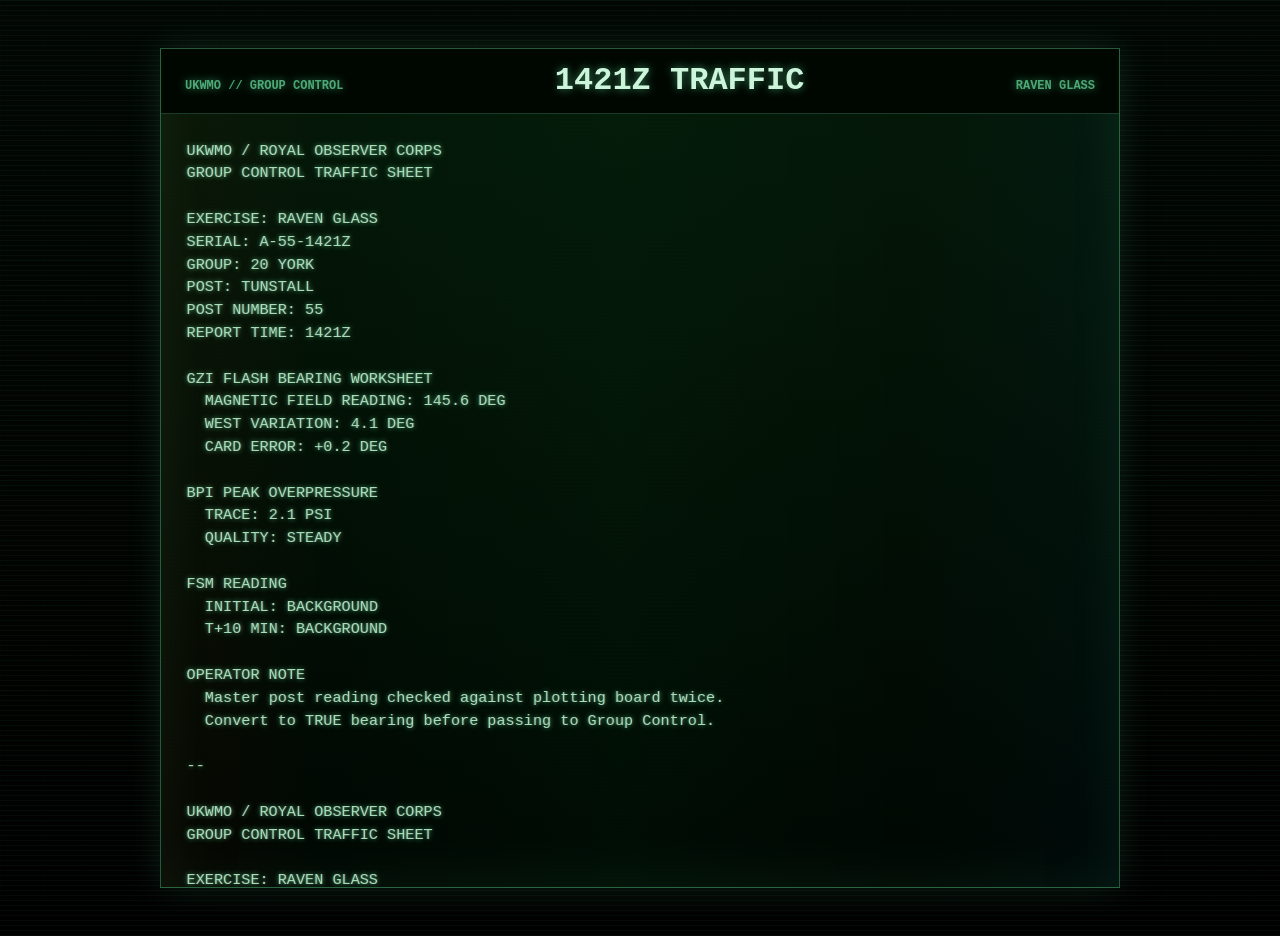
<file: rg-1421z/index.html>
<!DOCTYPE html>
<html lang="en">
  <head>
    <meta charset="UTF-8" />
    <meta name="viewport" content="width=device-width, initial-scale=1.0" />
    <title>1421Z Traffic | Welbourne Security</title>
    <meta name="robots" content="noindex,nofollow" />
    <meta name="referrer" content="no-referrer" />
    <meta name="theme-color" content="#010401" />
    <meta
      http-equiv="Content-Security-Policy"
      content="default-src 'self'; style-src 'self'; img-src 'self'; object-src 'none'; base-uri 'self';"
    />
    <link rel="stylesheet" href="../styles.css?v=10" />
  </head>
  <body class="crt-report-page">
    <main class="crt-report-shell" aria-label="ROC traffic report">
      <section class="crt-report-frame" aria-labelledby="traffic-title">
        <div class="crt-report-header">
          <p>UKWMO // GROUP CONTROL</p>
          <h1 id="traffic-title">1421Z Traffic</h1>
          <span>RAVEN GLASS</span>
        </div>
        <pre class="crt-report">UKWMO / ROYAL OBSERVER CORPS
GROUP CONTROL TRAFFIC SHEET

EXERCISE: RAVEN GLASS
SERIAL: A-55-1421Z
GROUP: 20 YORK
POST: TUNSTALL
POST NUMBER: 55
REPORT TIME: 1421Z

GZI FLASH BEARING WORKSHEET
  MAGNETIC FIELD READING: 145.6 DEG
  WEST VARIATION: 4.1 DEG
  CARD ERROR: +0.2 DEG

BPI PEAK OVERPRESSURE
  TRACE: 2.1 PSI
  QUALITY: STEADY

FSM READING
  INITIAL: BACKGROUND
  T+10 MIN: BACKGROUND

OPERATOR NOTE
  Master post reading checked against plotting board twice.
  Convert to TRUE bearing before passing to Group Control.

--

UKWMO / ROYAL OBSERVER CORPS
GROUP CONTROL TRAFFIC SHEET

EXERCISE: RAVEN GLASS
SERIAL: B-56-1422Z
GROUP: 20 YORK
POST: KEYINGHAM
POST NUMBER: 56
REPORT TIME: 1422Z

GZI FLASH BEARING WORKSHEET
  MAGNETIC FIELD READING: 101.8 DEG
  WEST VARIATION: 3.9 DEG
  CARD ERROR: -0.2 DEG

BPI PEAK OVERPRESSURE
  TRACE: 1.8 PSI
  QUALITY: STEADY

FSM READING
  INITIAL: BACKGROUND
  T+10 MIN: BACKGROUND

OPERATOR NOTE
  Sight line clear on first flash report.
  Convert to TRUE bearing before passing to Group Control.

--

UKWMO / ROYAL OBSERVER CORPS
GROUP CONTROL TRAFFIC SHEET

EXERCISE: RAVEN GLASS
SERIAL: C-57-1423Z
GROUP: 20 YORK
POST: SKIRLAUGH
POST NUMBER: 57
REPORT TIME: 1423Z

GZI FLASH BEARING WORKSHEET
  MAGNETIC FIELD READING: 124.0 DEG
  WEST VARIATION: 4.3 DEG
  CARD ERROR: -0.2 DEG

BPI PEAK OVERPRESSURE
  TRACE: 1.9 PSI
  QUALITY: STEADY

FSM READING
  INITIAL: BACKGROUND
  T+10 MIN: BACKGROUND

OPERATOR NOTE
  Bearing taken from first flash report.
  Convert to TRUE bearing before passing to Group Control.</pre>
      </section>
    </main>
  </body>
</html>
</file>
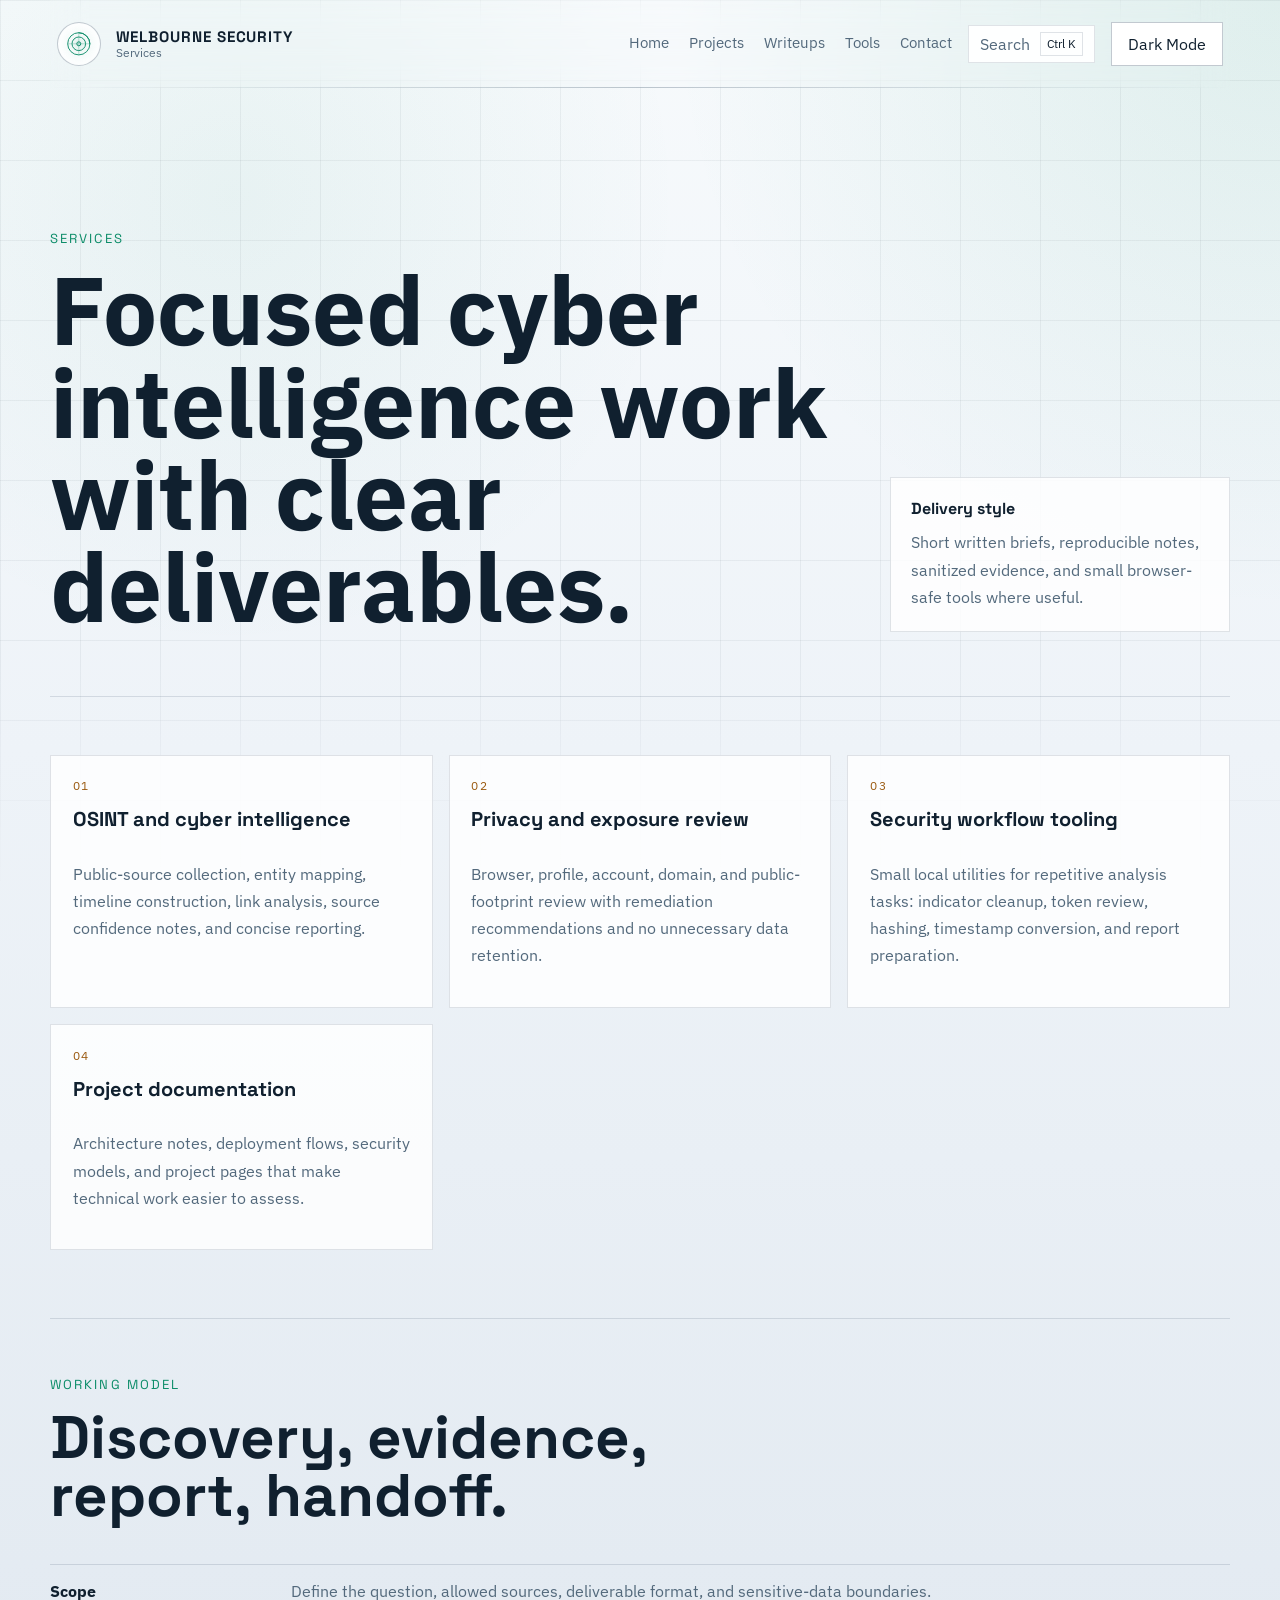
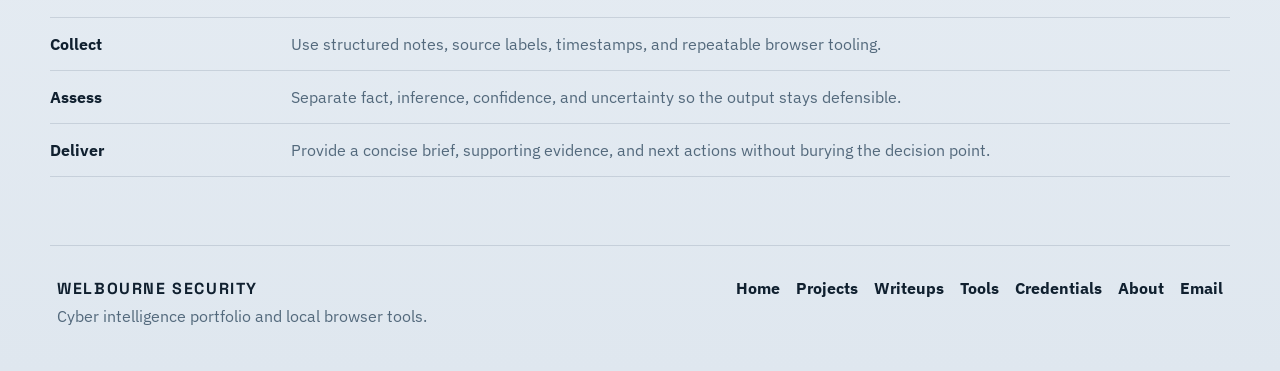
<file: services/index.html>
<!DOCTYPE html>
<html lang="en">
  <head>
    <meta charset="UTF-8" />
    <meta name="viewport" content="width=device-width, initial-scale=1.0" />
    <title>Services | Welbourne Security</title>
    <meta name="description" content="Cyber intelligence, OSINT, privacy exposure review, and local security tooling services from Welbourne Security." />
    <meta name="robots" content="noindex,nofollow" />
    <meta name="theme-color" content="#071018" />
    <link rel="canonical" href="https://welbournesecurity.com/services/" />
    <link rel="icon" type="image/svg+xml" href="../src/favicon.svg" />
    <link rel="preconnect" href="https://fonts.googleapis.com" />
    <link rel="preconnect" href="https://fonts.gstatic.com" crossorigin />
    <link href="https://fonts.googleapis.com/css2?family=IBM+Plex+Sans:wght@400;500;600&family=Space+Grotesk:wght@500;700&display=swap" rel="stylesheet" />
    <link rel="stylesheet" href="../styles.css?v=6" />
  </head>
  <body>
    <a class="skip-to-content" href="#top">Skip to main content</a>
    <div class="page-shell">
      <header class="site-header">
        <a class="brand" href="/" aria-label="Back to home">
          <span class="brand-mark" aria-hidden="true">
            <svg viewBox="0 0 48 48" focusable="false">
              <circle cx="24" cy="24" r="18" class="brand-mark-ring"></circle>
              <circle cx="24" cy="24" r="11" class="brand-mark-ring"></circle>
              <path d="M24 6 V42" class="brand-mark-grid"></path>
              <path d="M6 24 H42" class="brand-mark-grid"></path>
              <circle cx="24" cy="24" r="3.2" class="brand-mark-core"></circle>
              <path d="M24 6 A18 18 0 0 1 42 24" class="brand-mark-sweep"></path>
            </svg>
          </span>
          <span class="brand-copy"><strong>Welbourne Security</strong><small>Services</small></span>
        </a>
        <div class="header-actions">
          <nav class="site-nav" aria-label="Primary navigation">
            <a href="/">Home</a>
            <a href="/projects/">Projects</a>
            <a href="/writeups/">Writeups</a>
            <a href="/tools/">Tools</a>
            <a href="/#contact">Contact</a>
          </nav>
          <button class="theme-toggle" id="theme-toggle" type="button" aria-label="Toggle light and dark mode"><span class="theme-toggle-label">Light Mode</span></button>
        </div>
      </header>

      <main id="top">
        <section class="page-hero">
          <div>
            <p class="eyebrow">Services</p>
            <h1>Focused cyber intelligence work with clear deliverables.</h1>
          </div>
          <div class="page-hero-panel">
            <strong>Delivery style</strong>
            <span>Short written briefs, reproducible notes, sanitized evidence, and small browser-safe tools where useful.</span>
          </div>
        </section>

        <section class="section">
          <div class="feature-card-grid">
            <article class="feature-card">
              <span class="feature-index">01</span>
              <h2>OSINT and cyber intelligence</h2>
              <p>Public-source collection, entity mapping, timeline construction, link analysis, source confidence notes, and concise reporting.</p>
            </article>
            <article class="feature-card">
              <span class="feature-index">02</span>
              <h2>Privacy and exposure review</h2>
              <p>Browser, profile, account, domain, and public-footprint review with remediation recommendations and no unnecessary data retention.</p>
            </article>
            <article class="feature-card">
              <span class="feature-index">03</span>
              <h2>Security workflow tooling</h2>
              <p>Small local utilities for repetitive analysis tasks: indicator cleanup, token review, hashing, timestamp conversion, and report preparation.</p>
            </article>
            <article class="feature-card">
              <span class="feature-index">04</span>
              <h2>Project documentation</h2>
              <p>Architecture notes, deployment flows, security models, and project pages that make technical work easier to assess.</p>
            </article>
          </div>
        </section>

        <section class="section process-section">
          <div class="section-intro">
            <p class="eyebrow">Working Model</p>
            <h2>Discovery, evidence, report, handoff.</h2>
          </div>
          <ol class="process-list">
            <li><strong>Scope</strong><span>Define the question, allowed sources, deliverable format, and sensitive-data boundaries.</span></li>
            <li><strong>Collect</strong><span>Use structured notes, source labels, timestamps, and repeatable browser tooling.</span></li>
            <li><strong>Assess</strong><span>Separate fact, inference, confidence, and uncertainty so the output stays defensible.</span></li>
            <li><strong>Deliver</strong><span>Provide a concise brief, supporting evidence, and next actions without burying the decision point.</span></li>
          </ol>
        </section>
      </main>

      <footer class="site-footer">
        <div class="footer-brand"><strong>Welbourne Security</strong><span>Cyber intelligence portfolio and local browser tools.</span></div>
        <nav class="footer-links" aria-label="Footer navigation">
          <a href="/">Home</a><a href="/projects/">Projects</a><a href="/writeups/">Writeups</a><a href="/tools/">Tools</a><a href="/credentials/">Credentials</a><a href="/about/">About</a><a href="mailto:info@welbournesecurity.com">Email</a>
        </nav>
      </footer>
    </div>
    <script type="module" src="../js/page.js"></script>
  </body>
</html>
</file>
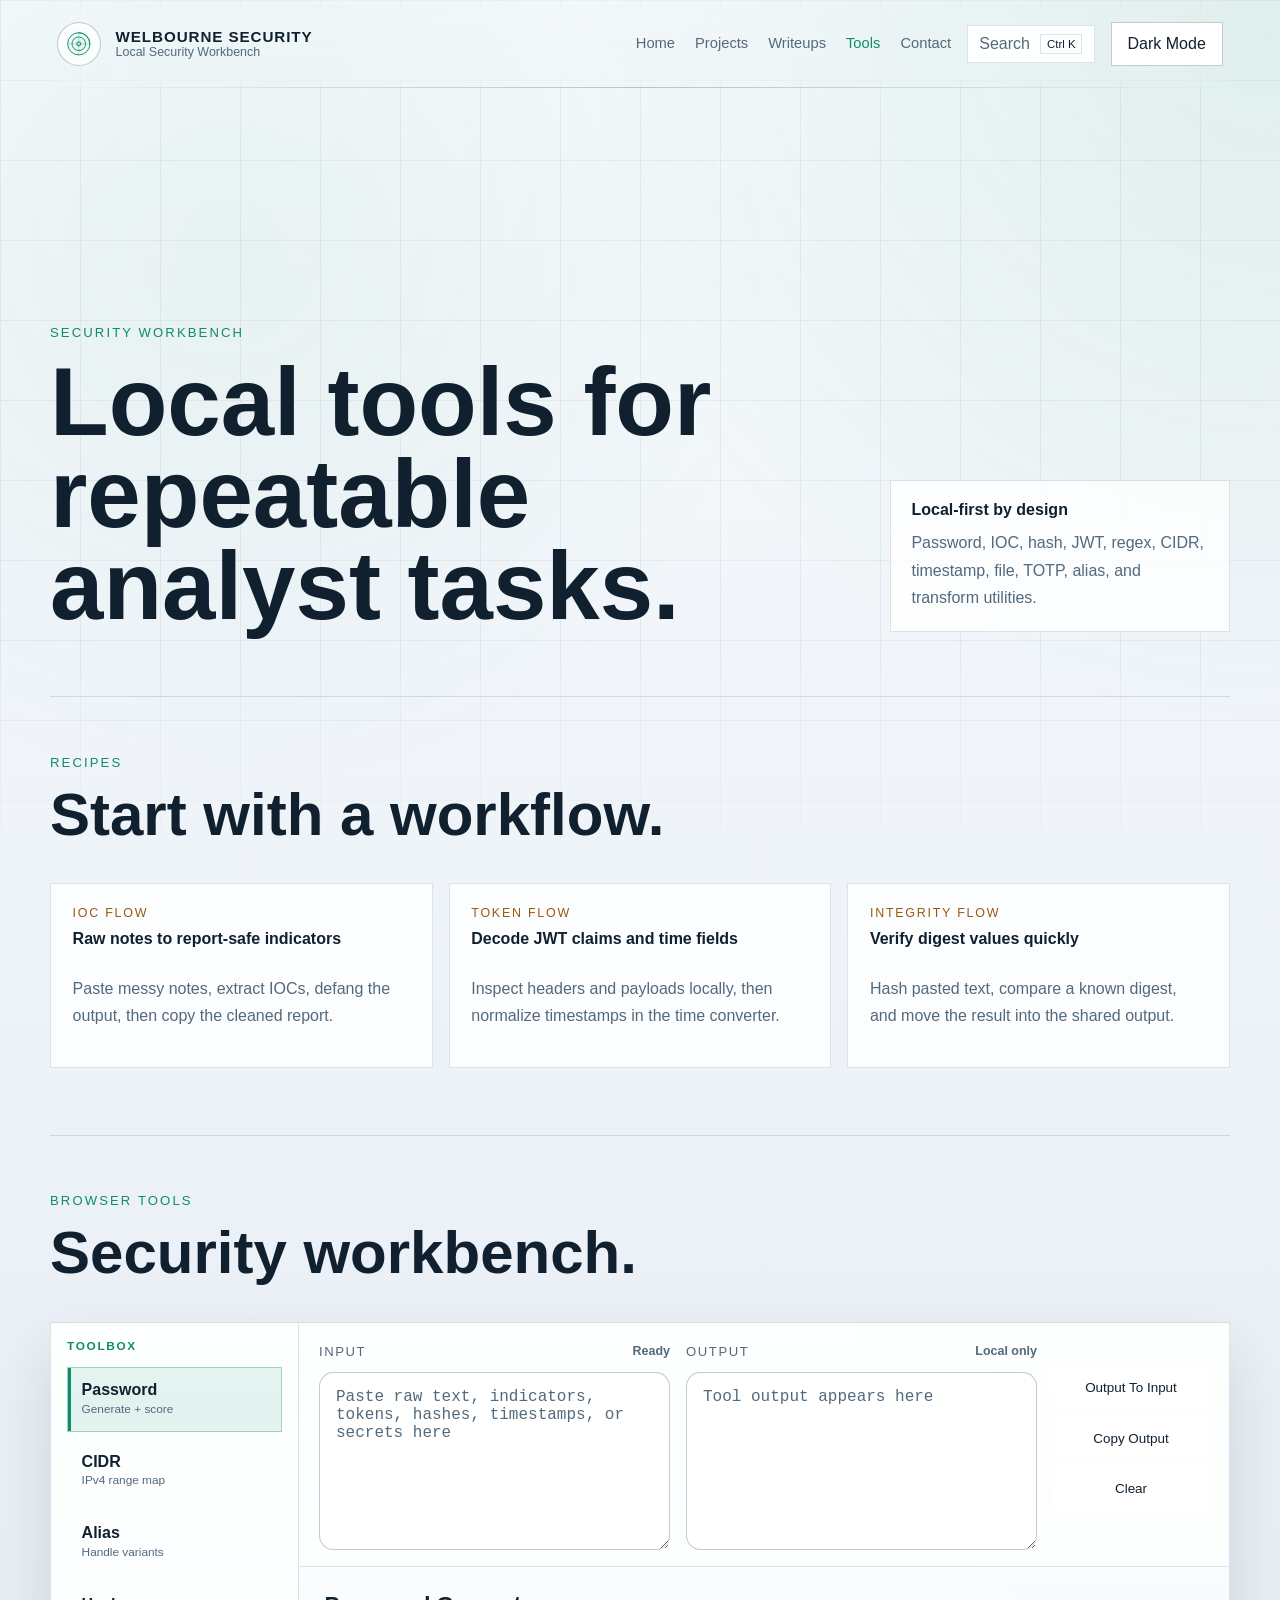
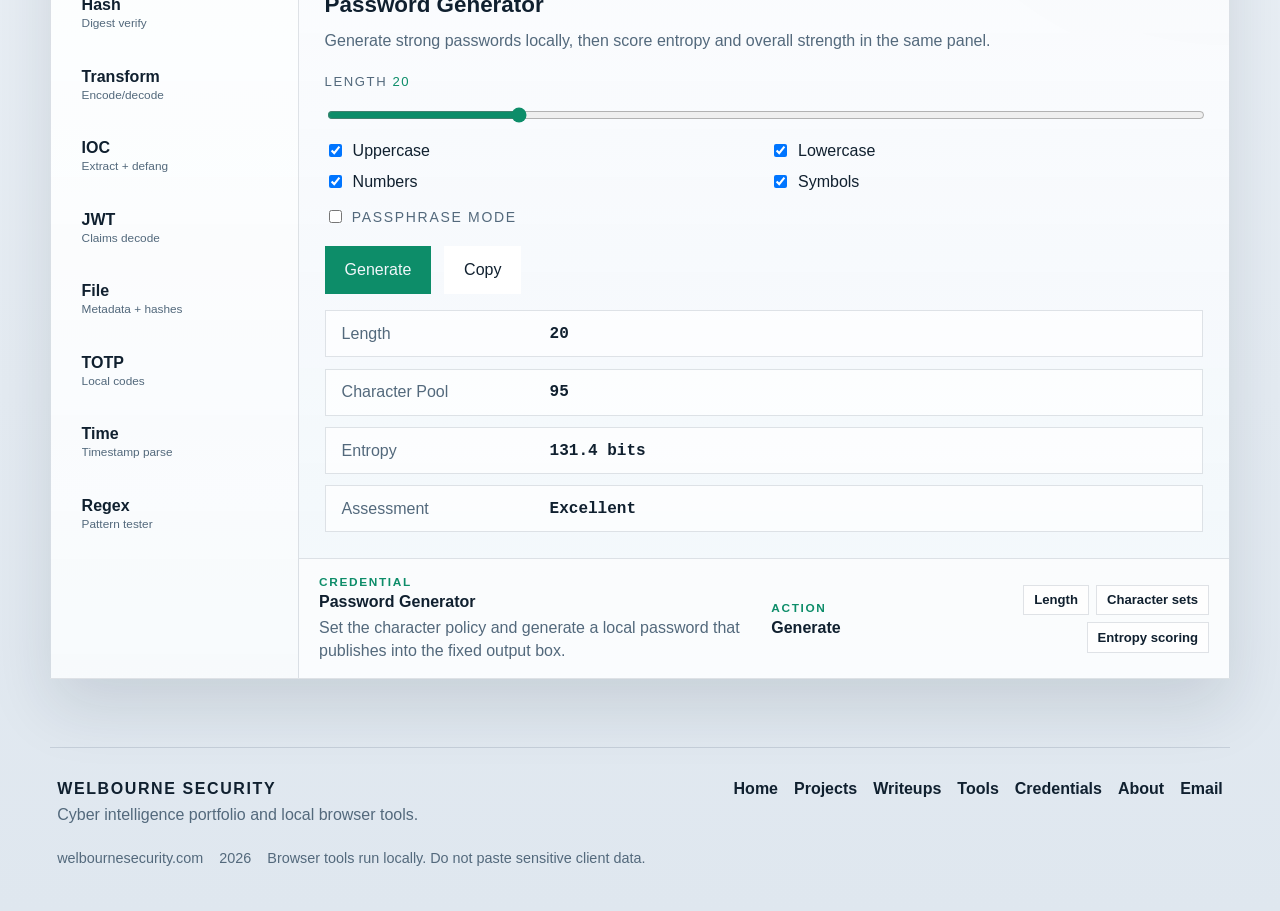
<file: tools/index.html>
<!DOCTYPE html>
<html lang="en">
  <head>
    <meta charset="UTF-8" />
    <meta name="viewport" content="width=device-width, initial-scale=1.0" />
    <title>Security Tools | Welbourne Security</title>
    <meta name="description" content="Local browser security tools from Welbourne Security: IOC extraction, JWT decoding, hashing, CIDR conversion, password generation, regex testing, and more." />
    <meta name="robots" content="index,follow" />
    <meta name="theme-color" content="#071018" />
    <link rel="canonical" href="https://welbournesecurity.com/tools/" />
    <link rel="icon" type="image/svg+xml" href="../src/favicon.svg" />
    <link rel="preconnect" href="https://fonts.googleapis.com" />
    <link rel="preconnect" href="https://fonts.gstatic.com" crossorigin />
    <link href="https://fonts.googleapis.com/css2?family=IBM+Plex+Sans:wght@400;500;600&family=Space+Grotesk:wght@500;700&display=swap" rel="stylesheet" />
    <meta http-equiv="Content-Security-Policy" content="default-src 'self'; script-src 'self'; style-src 'self' 'unsafe-inline' https://fonts.googleapis.com; font-src https://fonts.gstatic.com; img-src 'self' https: data:; connect-src 'self'; object-src 'none'; base-uri 'self';" />
    <link rel="stylesheet" href="../styles.css?v=6" />
  </head>
  <body>
    <a class="skip-to-content" href="#top">Skip to main content</a>
    <div class="page-shell">
      <header class="site-header">
        <a class="brand" href="/" aria-label="Back to home">
          <span class="brand-mark" aria-hidden="true">
            <svg viewBox="0 0 48 48" focusable="false">
              <circle cx="24" cy="24" r="18" class="brand-mark-ring"></circle>
              <circle cx="24" cy="24" r="11" class="brand-mark-ring"></circle>
              <path d="M24 6 V42" class="brand-mark-grid"></path>
              <path d="M6 24 H42" class="brand-mark-grid"></path>
              <circle cx="24" cy="24" r="3.2" class="brand-mark-core"></circle>
              <path d="M24 6 A18 18 0 0 1 42 24" class="brand-mark-sweep"></path>
            </svg>
          </span>
          <span class="brand-copy">
            <strong>Welbourne Security</strong>
            <small>Local Security Workbench</small>
          </span>
        </a>
        <div class="header-actions">
          <nav class="site-nav" aria-label="Primary navigation">
            <a href="/">Home</a>
            <a href="/projects/">Projects</a>
            <a href="/writeups/">Writeups</a>
            <a href="/tools/" aria-current="page">Tools</a>
            <a href="/#contact">Contact</a>
          </nav>
          <button class="theme-toggle" id="theme-toggle" type="button" aria-label="Toggle light and dark mode">
            <span class="theme-toggle-label">Light Mode</span>
          </button>
        </div>
      </header>

      <main id="top">
        <section class="page-hero tool-page-hero">
          <div>
            <p class="eyebrow">Security Workbench</p>
            <h1>Local tools for repeatable analyst tasks.</h1>
          </div>
          <div class="page-hero-panel">
            <strong>Local-first by design</strong>
            <span>Password, IOC, hash, JWT, regex, CIDR, timestamp, file, TOTP, alias, and transform utilities.</span>
          </div>
        </section>

        <section class="section tool-recipes-section" aria-labelledby="tool-recipes-title">
          <div class="section-intro">
            <p class="eyebrow">Recipes</p>
            <h2 id="tool-recipes-title">Start with a workflow.</h2>
          </div>
          <div class="recipe-grid">
            <a class="recipe-card" href="#tool-ioc">
              <span>IOC Flow</span>
              <strong>Raw notes to report-safe indicators</strong>
              <p>Paste messy notes, extract IOCs, defang the output, then copy the cleaned report.</p>
            </a>
            <a class="recipe-card" href="#tool-jwt">
              <span>Token Flow</span>
              <strong>Decode JWT claims and time fields</strong>
              <p>Inspect headers and payloads locally, then normalize timestamps in the time converter.</p>
            </a>
            <a class="recipe-card" href="#tool-hash">
              <span>Integrity Flow</span>
              <strong>Verify digest values quickly</strong>
              <p>Hash pasted text, compare a known digest, and move the result into the shared output.</p>
            </a>
          </div>
        </section>

        <section class="section tools-section" id="tools" data-reveal>
          <div class="section-intro">
            <p class="eyebrow">Browser Tools</p>
            <h2>Security workbench.</h2>
          </div>
          <div class="tool-workbench" data-active-tool="password">
            <aside class="tool-nav-panel" aria-label="Tool selector">
              <p class="tool-nav-kicker">Toolbox</p>
              <div class="tool-nav" id="tool-nav" role="tablist" aria-orientation="vertical">
                <button class="tool-nav-button is-active" id="tool-tab-password" type="button" data-tool-target="password" role="tab" aria-selected="true" aria-controls="tool-password">
                  <span>Password</span>
                  <small>Generate + score</small>
                </button>
                <button class="tool-nav-button" id="tool-tab-subnet" type="button" data-tool-target="subnet" role="tab" aria-selected="false" aria-controls="tool-subnet">
                  <span>CIDR</span>
                  <small>IPv4 range map</small>
                </button>
                <button class="tool-nav-button" id="tool-tab-alias" type="button" data-tool-target="alias" role="tab" aria-selected="false" aria-controls="tool-alias">
                  <span>Alias</span>
                  <small>Handle variants</small>
                </button>
                <button class="tool-nav-button" id="tool-tab-hash" type="button" data-tool-target="hash" role="tab" aria-selected="false" aria-controls="tool-hash">
                  <span>Hash</span>
                  <small>Digest verify</small>
                </button>
                <button class="tool-nav-button" id="tool-tab-codec" type="button" data-tool-target="codec" role="tab" aria-selected="false" aria-controls="tool-codec">
                  <span>Transform</span>
                  <small>Encode/decode</small>
                </button>
                <button class="tool-nav-button" id="tool-tab-ioc" type="button" data-tool-target="ioc" role="tab" aria-selected="false" aria-controls="tool-ioc">
                  <span>IOC</span>
                  <small>Extract + defang</small>
                </button>
                <button class="tool-nav-button" id="tool-tab-jwt" type="button" data-tool-target="jwt" role="tab" aria-selected="false" aria-controls="tool-jwt">
                  <span>JWT</span>
                  <small>Claims decode</small>
                </button>
                <button class="tool-nav-button" id="tool-tab-file" type="button" data-tool-target="file" role="tab" aria-selected="false" aria-controls="tool-file">
                  <span>File</span>
                  <small>Metadata + hashes</small>
                </button>
                <button class="tool-nav-button" id="tool-tab-totp" type="button" data-tool-target="totp" role="tab" aria-selected="false" aria-controls="tool-totp">
                  <span>TOTP</span>
                  <small>Local codes</small>
                </button>
                <button class="tool-nav-button" id="tool-tab-time" type="button" data-tool-target="time" role="tab" aria-selected="false" aria-controls="tool-time">
                  <span>Time</span>
                  <small>Timestamp parse</small>
                </button>
                <button class="tool-nav-button" id="tool-tab-regex" type="button" data-tool-target="regex" role="tab" aria-selected="false" aria-controls="tool-regex">
                  <span>Regex</span>
                  <small>Pattern tester</small>
                </button>
              </div>
            </aside>

            <div class="tool-stage">
              <section class="tool-shared-workspace" aria-label="Shared tool workspace">
                <div class="tool-shared-pane">
                  <div class="tool-shared-heading">
                    <label class="tool-label" for="tool-shared-input">Input</label>
                    <span id="tool-shared-status">Ready</span>
                  </div>
                  <textarea class="tool-textarea tool-monospace" id="tool-shared-input" rows="6" spellcheck="false" placeholder="Paste raw text, indicators, tokens, hashes, timestamps, or secrets here"></textarea>
                  <div class="tool-recent-inputs" id="tool-recent-inputs" aria-label="Recent inputs"></div>
                </div>
                <div class="tool-shared-actions" aria-label="Workspace actions">
                  <button class="action secondary tool-button" id="tool-workspace-output-to-input" type="button" aria-label="Move output content into the input field">Output To Input</button>
                  <button class="action secondary tool-button" id="tool-workspace-copy-output" type="button" aria-label="Copy output to clipboard">Copy Output</button>
                  <button class="action secondary tool-button" id="tool-workspace-clear" type="button" aria-label="Clear both input and output fields">Clear</button>
                  <p class="sr-only" id="tool-copy-announce" aria-live="polite" aria-atomic="true"></p>
                </div>
                <div class="tool-shared-pane">
                  <div class="tool-shared-heading">
                    <label class="tool-label" for="tool-shared-output">Output</label>
                    <span>Local only</span>
                  </div>
                  <textarea class="tool-textarea tool-monospace" id="tool-shared-output" rows="6" spellcheck="false" placeholder="Tool output appears here"></textarea>
                </div>
              </section>
              <div class="tool-grid">
            <article class="tool-panel mobile-tool is-active" id="tool-password" data-tool-id="password" data-tool-title="Password Generator" data-tool-mode="Credential" data-tool-action="Generate" data-tool-settings="Length, Character sets, Entropy scoring" data-tool-flow="Set the character policy and generate a local password that publishes into the fixed output box." role="tabpanel" aria-labelledby="tool-tab-password" tabindex="0">
              <div class="tool-header">
                <div>
                  <h3>Password Generator</h3>
                  <p>Generate strong passwords locally, then score entropy and overall strength in the same panel.</p>
                </div>
              </div>
              <div class="tool-controls">
                <label class="tool-label" for="password-length">Length <span class="tool-label-value" id="password-length-value">20</span></label>
                <input class="tool-range" id="password-length" type="range" min="8" max="64" value="20" />
                <div class="tool-checks">
                  <label><input id="password-uppercase" type="checkbox" checked /> Uppercase</label>
                  <label><input id="password-lowercase" type="checkbox" checked /> Lowercase</label>
                  <label><input id="password-numbers" type="checkbox" checked /> Numbers</label>
                  <label><input id="password-symbols" type="checkbox" checked /> Symbols</label>
                </div>
                <label class="tool-label tool-checks-inline">
                  <input id="password-passphrase-mode" type="checkbox" />
                  Passphrase mode
                </label>
                <div class="tool-actions">
                  <button class="action primary tool-button" id="generate-password" type="button">Generate</button>
                  <button class="action secondary tool-button" id="copy-password" type="button">Copy</button>
                </div>
                <label class="tool-label tool-unified-hidden" for="password-output">Password</label>
                <textarea class="tool-textarea tool-monospace tool-unified-hidden" id="password-output" rows="3" spellcheck="false" aria-live="polite"></textarea>
                <div class="tool-results" id="password-strength-results" aria-live="polite"></div>
              </div>
            </article>

            <article class="tool-panel mobile-tool" id="tool-subnet" data-tool-id="subnet" data-tool-title="CIDR / IP Range Converter" data-tool-mode="Network" data-tool-action="Calculate" data-tool-settings="IPv4 CIDR, Subnet mask, Host range" data-tool-flow="Paste an IPv4 CIDR and calculate network, broadcast, wildcard, and usable host boundaries." role="tabpanel" aria-labelledby="tool-tab-subnet" tabindex="0" hidden>
              <div class="tool-header">
                <div>
                  <h3>CIDR / IP Range Converter</h3>
                  <p>Convert an IPv4 CIDR into its network details, wildcard mask, and usable host range.</p>
                </div>
              </div>
              <div class="tool-controls">
                <label class="tool-label tool-unified-hidden" for="subnet-input">IPv4 / CIDR</label>
                <input class="tool-input tool-unified-hidden" id="subnet-input" type="text" placeholder="192.168.1.10/24" />
                <button class="action primary tool-button" id="calculate-subnet" type="button">Calculate</button>
                <div class="tool-results" id="subnet-results" aria-live="polite"></div>
              </div>
            </article>

            <article class="tool-panel" id="tool-alias" data-tool-id="alias" data-tool-title="Alias Permutations" data-tool-mode="Identity" data-tool-action="Generate / Random Seed" data-tool-settings="First name, Last name, Keyword" data-tool-flow="Seed identity fragments, generate handle and email-style variants, then copy the useful outputs." role="tabpanel" aria-labelledby="tool-tab-alias" tabindex="0" hidden>
              <div class="tool-header">
                <div>
                  <h3>Alias Permutations</h3>
                  <p>Generate usernames, handles, and email-style aliases from a name or keyword without leaving the browser.</p>
                </div>
              </div>
              <div class="tool-controls">
                <input class="tool-input tool-unified-hidden" id="alias-first-name" type="text" placeholder="First name" />
                <input class="tool-input tool-unified-hidden" id="alias-last-name" type="text" placeholder="Last name" />
                <input class="tool-input tool-unified-hidden" id="alias-keyword" type="text" placeholder="Keyword or niche" />
                <div class="tool-actions">
                  <button class="action primary tool-button" id="generate-alias" type="button">Generate</button>
                  <button class="action secondary tool-button" id="generate-random-alias" type="button">Random Seed</button>
                </div>
                <div class="tool-results" id="alias-results" aria-live="polite"></div>
              </div>
            </article>

            <article class="tool-panel" id="tool-hash" data-tool-id="hash" data-tool-title="Hash Generator / Verifier" data-tool-mode="Integrity" data-tool-action="Hash Text" data-tool-settings="Text input, Optional digest, MD5/SHA family" data-tool-flow="Hash pasted text locally, compare against a supplied digest, and identify matching algorithms." role="tabpanel" aria-labelledby="tool-tab-hash" tabindex="0" hidden>
              <div class="tool-header">
                <div>
                  <h3>Hash Generator / Verifier</h3>
                  <p>Hash local text with MD5, SHA-1, SHA-256, and SHA-512, then compare a supplied digest for quick verification.</p>
                </div>
              </div>
              <div class="tool-controls">
                <label class="tool-label tool-unified-hidden" for="hash-input">Text Input</label>
                <textarea class="tool-textarea tool-monospace tool-unified-hidden" id="hash-input" rows="5" spellcheck="false" placeholder="Paste text to hash locally"></textarea>
                <label class="tool-label" for="hash-compare">Compare Hash</label>
                <input class="tool-input tool-monospace" id="hash-compare" type="text" placeholder="Optional digest to verify" spellcheck="false" />
                <div class="tool-actions">
                  <button class="action primary tool-button" id="hash-text" type="button">Hash Text</button>
                </div>
                <div class="tool-results" id="hash-results" aria-live="polite"></div>
              </div>
            </article>

            <article class="tool-panel is-wide mobile-tool" id="tool-codec" data-tool-id="codec" data-tool-title="Encoder / Decoder" data-tool-mode="Transform" data-tool-action="Encode / Decode" data-tool-settings="Base64, URL, Hex, HTML entities" data-tool-flow="Pick a transform mode and convert the fixed input into the fixed output box." role="tabpanel" aria-labelledby="tool-tab-codec" tabindex="0" hidden>
              <div class="tool-header">
                <div>
                  <h3>Encoder / Decoder</h3>
                  <p>Convert between Base64, URL, Hex, and HTML entities with one local workbench.</p>
                </div>
              </div>
              <div class="tool-controls">
                <p class="tool-label">Mode</p>
                <div class="tool-mode-bar" id="codec-mode" role="group" aria-label="Encoder and decoder mode">
                  <button class="tool-mode-option is-active" type="button" data-codec-mode="base64" aria-pressed="true">Base64</button>
                  <button class="tool-mode-option" type="button" data-codec-mode="url" aria-pressed="false">URL</button>
                  <button class="tool-mode-option" type="button" data-codec-mode="hex" aria-pressed="false">Hex</button>
                  <button class="tool-mode-option" type="button" data-codec-mode="html" aria-pressed="false">HTML Entity</button>
                </div>
                <label class="tool-label tool-unified-hidden" for="codec-input">Input</label>
                <textarea class="tool-textarea tool-monospace tool-unified-hidden" id="codec-input" rows="6" spellcheck="false" placeholder="Paste text to encode or decode"></textarea>
                <div class="tool-actions">
                  <button class="action primary tool-button" id="codec-encode" type="button">Encode</button>
                  <button class="action secondary tool-button" id="codec-decode" type="button">Decode</button>
                </div>
                <label class="tool-label tool-unified-hidden" for="codec-output">Output</label>
                <textarea class="tool-textarea tool-monospace tool-unified-hidden" id="codec-output" rows="6" spellcheck="false" readonly></textarea>
              </div>
            </article>

            <article class="tool-panel is-wide mobile-tool" id="tool-ioc" data-tool-id="ioc" data-tool-title="IOC Extractor + Defanger" data-tool-mode="Intel" data-tool-action="Extract / Defang / Refang" data-tool-settings="URLs, Domains, IPs, Hashes, CVEs, Emails" data-tool-flow="Paste raw notes or logs, then extract, defang, or refang values into the fixed output box." role="tabpanel" aria-labelledby="tool-tab-ioc" tabindex="0" hidden>
              <div class="tool-header">
                <div>
                  <h3>IOC Extractor + Defanger</h3>
                  <p>Extract indicators from messy text, generate a clean report, and safely defang or refang values locally.</p>
                </div>
              </div>
              <div class="tool-controls">
                <label class="tool-label tool-unified-hidden" for="ioc-input">Source Text</label>
                <textarea class="tool-textarea tool-monospace tool-unified-hidden" id="ioc-input" rows="7" spellcheck="false" placeholder="Paste logs, alerts, URLs, domains, hashes, emails, or CVEs"></textarea>
                <div class="tool-actions">
                  <button class="action primary tool-button" id="extract-iocs" type="button">Extract IOCs</button>
                  <button class="action secondary tool-button" id="defang-iocs" type="button">Defang</button>
                  <button class="action secondary tool-button" id="refang-iocs" type="button">Refang</button>
                </div>
                <div class="tool-results" id="ioc-results" aria-live="polite"></div>
                <label class="tool-label tool-unified-hidden" for="ioc-output">Report</label>
                <textarea class="tool-textarea tool-monospace tool-unified-hidden" id="ioc-output" rows="8" spellcheck="false" readonly></textarea>
              </div>
            </article>

            <article class="tool-panel mobile-tool" id="tool-jwt" data-tool-id="jwt" data-tool-title="JWT Decoder" data-tool-mode="Token" data-tool-action="Decode" data-tool-settings="Header, Payload, Expiry status" data-tool-flow="Paste a JWT, decode header and payload locally, and inspect time claims without verifying the signature." role="tabpanel" aria-labelledby="tool-tab-jwt" tabindex="0" hidden>
              <div class="tool-header">
                <div>
                  <h3>JWT Decoder</h3>
                  <p>Decode JWT headers and claims locally, with readable time fields and signature status.</p>
                </div>
              </div>
              <div class="tool-controls">
                <label class="tool-label tool-unified-hidden" for="jwt-input">JWT</label>
                <textarea class="tool-textarea tool-monospace tool-unified-hidden" id="jwt-input" rows="5" spellcheck="false" placeholder="eyJhbGciOi..."></textarea>
                <button class="action primary tool-button" id="decode-jwt" type="button">Decode</button>
                <div class="tool-results" id="jwt-results" aria-live="polite"></div>
                <div class="tool-stack tool-unified-hidden">
                  <div>
                    <p class="tool-label">Header</p>
                    <pre class="tool-pre" id="jwt-header-output"></pre>
                  </div>
                  <div>
                    <p class="tool-label">Payload</p>
                    <pre class="tool-pre" id="jwt-payload-output"></pre>
                  </div>
                </div>
              </div>
            </article>

            <article class="tool-panel is-wide" id="tool-file" data-tool-id="file" data-tool-title="File Metadata + Hash Inspector" data-tool-mode="File" data-tool-action="Inspect File" data-tool-settings="Local file, Metadata, Multi-hash output" data-tool-flow="Select a local file and inspect size, type, timestamps, and digest values without upload." role="tabpanel" aria-labelledby="tool-tab-file" tabindex="0" hidden>
              <div class="tool-header">
                <div>
                  <h3>File Metadata + Hash Inspector</h3>
                  <p>Inspect a local file for size, type, timestamps, and multiple hashes without uploading it anywhere.</p>
                </div>
              </div>
              <div class="tool-controls">
                <label class="tool-label" for="file-inspector-input">Local File</label>
                <input class="tool-file" id="file-inspector-input" type="file" />
                <button class="action primary tool-button" id="inspect-file" type="button">Inspect File</button>
                <div class="tool-results" id="file-inspector-results" aria-live="polite"></div>
              </div>
            </article>

            <article class="tool-panel mobile-tool" id="tool-totp" data-tool-id="totp" data-tool-title="TOTP Generator" data-tool-mode="MFA" data-tool-action="Generate" data-tool-settings="Base32 secret, Period, Refresh timer" data-tool-flow="Enter a Base32 secret in the fixed input box and generate a local one-time code." role="tabpanel" aria-labelledby="tool-tab-totp" tabindex="0" hidden>
              <div class="tool-header">
                <div>
                  <h3>TOTP Generator</h3>
                  <p>Generate time-based one-time passwords in-browser from a Base32 secret. The secret stays local.</p>
                </div>
              </div>
              <div class="tool-controls">
                <label class="tool-label tool-unified-hidden" for="totp-secret">Base32 Secret</label>
                <input class="tool-input tool-monospace tool-unified-hidden" id="totp-secret" type="text" placeholder="JBSWY3DPEHPK3PXP" spellcheck="false" />
                <label class="tool-label" for="totp-period">Period (seconds)</label>
                <input class="tool-input" id="totp-period" type="number" min="15" max="120" value="30" />
                <div class="tool-actions">
                  <button class="action primary tool-button" id="generate-totp" type="button">Generate</button>
                  <button class="action secondary tool-button" id="copy-totp" type="button">Copy Code</button>
                </div>
                <div class="totp-display">
                  <svg class="totp-ring" viewBox="0 0 44 44" aria-hidden="true">
                    <circle class="totp-ring-track" cx="22" cy="22" r="18" />
                    <circle class="totp-ring-progress" id="totp-ring-progress" cx="22" cy="22" r="18" />
                  </svg>
                  <div class="tool-results" id="totp-results" aria-live="polite"></div>
                </div>
                <div class="tool-output tool-monospace tool-unified-hidden" id="totp-output" aria-live="polite">------</div>
              </div>
            </article>

            <article class="tool-panel mobile-tool" id="tool-time" data-tool-id="time" data-tool-title="Timestamp Converter" data-tool-mode="Time" data-tool-action="Convert" data-tool-settings="Unix epoch, ISO string, Local date" data-tool-flow="Paste an epoch, ISO timestamp, or local date string and normalize it into local and UTC formats." role="tabpanel" aria-labelledby="tool-tab-time" tabindex="0" hidden>
              <div class="tool-header">
                <div>
                  <h3>Timestamp Converter</h3>
                  <p>Convert Unix epochs, ISO timestamps, and local date strings into analyst-friendly formats.</p>
                </div>
              </div>
              <div class="tool-controls">
                <label class="tool-label tool-unified-hidden" for="timestamp-input">Timestamp Input</label>
                <input class="tool-input tool-monospace tool-unified-hidden" id="timestamp-input" type="text" placeholder="1712332800 or 2026-04-05T20:00:00Z" spellcheck="false" />
                <button class="action primary tool-button" id="convert-timestamp" type="button">Convert</button>
                <div class="tool-results" id="timestamp-results" aria-live="polite"></div>
              </div>
            </article>

            <article class="tool-panel is-wide" id="tool-regex" data-tool-id="regex" data-tool-title="Regex Tester" data-tool-mode="Pattern" data-tool-action="Run" data-tool-settings="Pattern, Flags, Match preview" data-tool-flow="Build a pattern, choose flags, inspect capture groups, and preview highlighted matches locally." role="tabpanel" aria-labelledby="tool-tab-regex" tabindex="0" hidden>
              <div class="tool-header">
                <div>
                  <h3>Regex Tester</h3>
                  <p>Test patterns, flags, and capture groups against sample text with local preview and match indexing.</p>
                </div>
              </div>
              <div class="tool-controls">
                <label class="tool-label" for="regex-pattern">Pattern</label>
                <input class="tool-input tool-monospace" id="regex-pattern" type="text" placeholder="flag\\{[a-z0-9_]+\\}" spellcheck="false" />
                <div class="regex-preset-panel">
                  <p class="tool-label">Presets</p>
                  <div class="regex-preset-grid" id="regex-presets" aria-label="Regex presets">
                    <button class="regex-preset-button" type="button" data-regex-preset="url">URLs</button>
                    <button class="regex-preset-button" type="button" data-regex-preset="domain">Domains</button>
                    <button class="regex-preset-button" type="button" data-regex-preset="ipv4">IPv4</button>
                    <button class="regex-preset-button" type="button" data-regex-preset="email">Email</button>
                    <button class="regex-preset-button" type="button" data-regex-preset="hash">Hashes</button>
                    <button class="regex-preset-button" type="button" data-regex-preset="cve">CVEs</button>
                    <button class="regex-preset-button" type="button" data-regex-preset="jwt">JWTs</button>
                    <button class="regex-preset-button" type="button" data-regex-preset="flag">Flags</button>
                  </div>
                </div>
                <div class="tool-checks tool-flags">
                  <label><input id="regex-flag-g" type="checkbox" checked /> Global</label>
                  <label><input id="regex-flag-i" type="checkbox" /> Ignore Case</label>
                  <label><input id="regex-flag-m" type="checkbox" /> Multiline</label>
                  <label><input id="regex-flag-s" type="checkbox" /> Dotall</label>
                  <label><input id="regex-flag-u" type="checkbox" /> Unicode</label>
                </div>
                <label class="tool-label tool-unified-hidden" for="regex-input">Test Text</label>
                <textarea class="tool-textarea tool-monospace tool-unified-hidden" id="regex-input" rows="7" spellcheck="false" placeholder="Paste text to test"></textarea>
                <button class="action primary tool-button" id="run-regex" type="button">Run</button>
                <div class="tool-results" id="regex-results" aria-live="polite"></div>
                <div class="tool-preview" id="regex-preview" aria-live="polite"></div>
              </div>
            </article>
              </div>

              <div class="tool-context-bar" id="tool-context-bar" aria-live="polite">
                <div class="tool-context-summary">
                  <span class="tool-context-kicker" id="tool-context-mode">Credential</span>
                  <strong id="tool-context-title">Password Generator</strong>
                  <p id="tool-context-flow">Set the character policy, generate locally, then copy the password if it meets the target strength.</p>
                </div>
                <div class="tool-context-actions">
                  <span class="tool-context-label">Action</span>
                  <strong id="tool-context-action">Generate / Copy</strong>
                </div>
                <div class="tool-context-settings" id="tool-context-settings" aria-label="Active tool settings">
                  <span>Length</span>
                  <span>Character sets</span>
                  <span>Entropy scoring</span>
                </div>
              </div>
            </div>
          </div>
        </section>
      </main>

      <footer class="site-footer">
        <div class="footer-brand">
          <strong>Welbourne Security</strong>
          <span>Cyber intelligence portfolio and local browser tools.</span>
        </div>
        <nav class="footer-links" aria-label="Footer navigation">
          <a href="/">Home</a>
          <a href="/projects/">Projects</a>
          <a href="/writeups/">Writeups</a>
          <a href="/tools/">Tools</a>
          <a href="/credentials/">Credentials</a>
          <a href="/about/">About</a>
          <a href="mailto:info@welbournesecurity.com">Email</a>
        </nav>
        <p class="footer-note">
          <span>welbournesecurity.com</span>
          <span>2026</span>
          <span>Browser tools run locally. Do not paste sensitive client data.</span>
        </p>
      </footer>
    </div>

    <script type="module" src="./workbench.js"></script>
  </body>
</html>
</file>
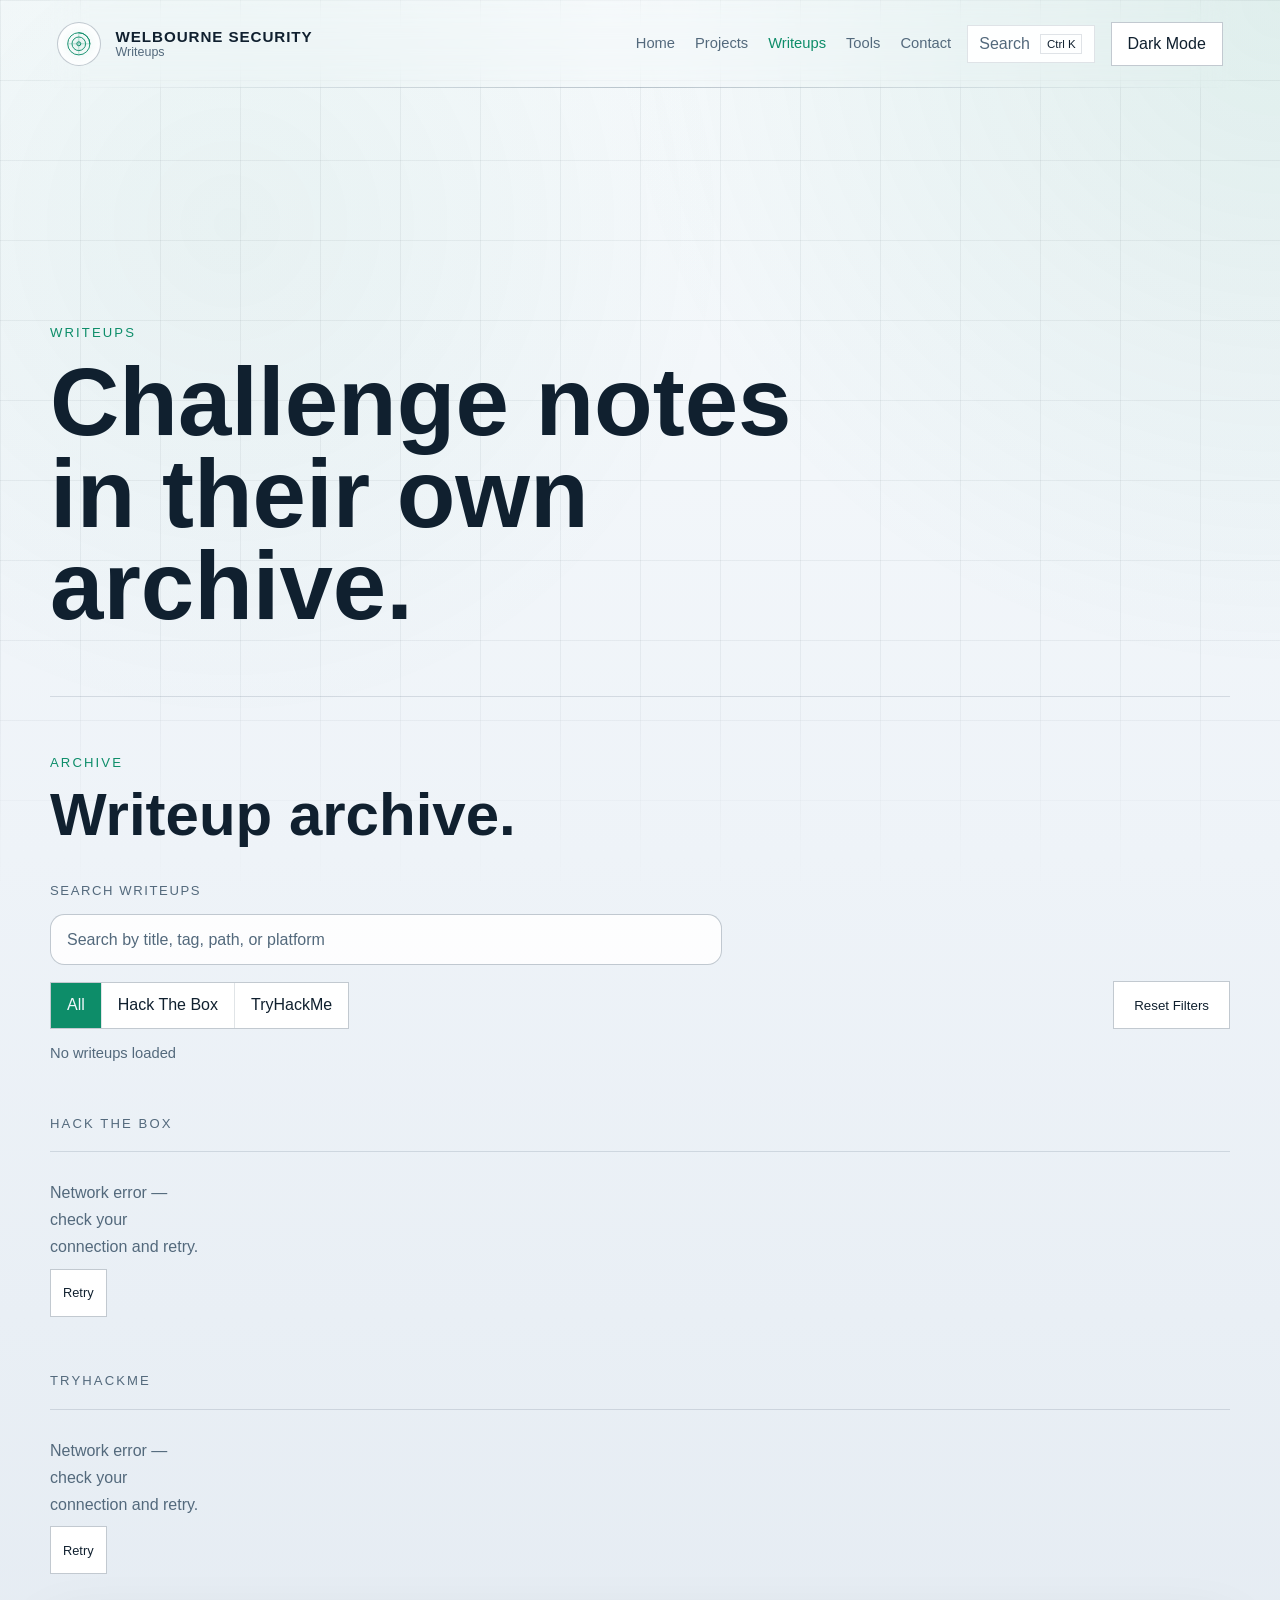
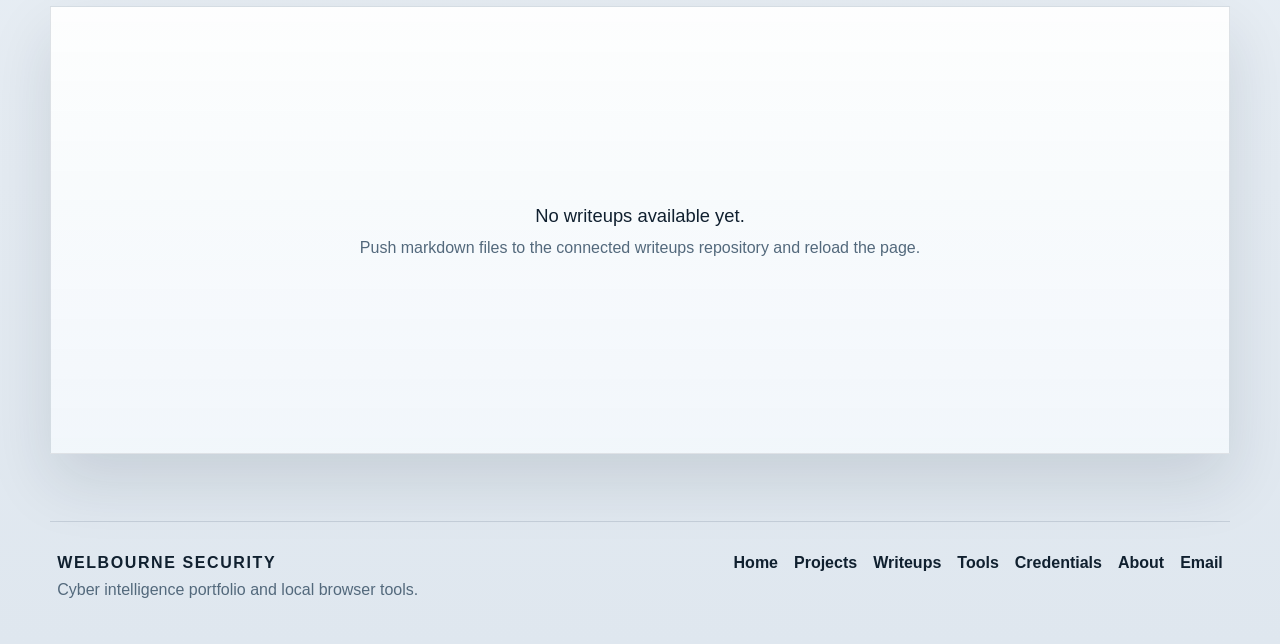
<file: writeups/index.html>
<!DOCTYPE html>
<html lang="en">
  <head>
    <meta charset="UTF-8" />
    <meta name="viewport" content="width=device-width, initial-scale=1.0" />
    <title>Writeups | Welbourne Security</title>
    <meta name="description" content="Welbourne Security writeup archive for Hack The Box and TryHackMe notes, separated from the main projects section." />
    <meta name="robots" content="index,follow" />
    <meta name="theme-color" content="#071018" />
    <link rel="canonical" href="https://welbournesecurity.com/writeups/" />
    <link rel="icon" type="image/svg+xml" href="../src/favicon.svg" />
    <link rel="preconnect" href="https://fonts.googleapis.com" />
    <link rel="preconnect" href="https://fonts.gstatic.com" crossorigin />
    <link href="https://fonts.googleapis.com/css2?family=IBM+Plex+Sans:wght@400;500;600&family=Space+Grotesk:wght@500;700&display=swap" rel="stylesheet" />
    <meta http-equiv="Content-Security-Policy" content="default-src 'self'; script-src 'self'; style-src 'self' 'unsafe-inline' https://fonts.googleapis.com; font-src https://fonts.gstatic.com; img-src 'self' https: data:; connect-src 'self' https://api.github.com https://raw.githubusercontent.com; object-src 'none'; base-uri 'self';" />
    <link rel="stylesheet" href="../styles.css?v=6" />
  </head>
  <body>
    <a class="skip-to-content" href="#top">Skip to main content</a>
    <div class="page-shell">
      <header class="site-header">
        <a class="brand" href="/" aria-label="Back to home">
          <span class="brand-mark" aria-hidden="true">
            <svg viewBox="0 0 48 48" focusable="false">
              <circle cx="24" cy="24" r="18" class="brand-mark-ring"></circle>
              <circle cx="24" cy="24" r="11" class="brand-mark-ring"></circle>
              <path d="M24 6 V42" class="brand-mark-grid"></path>
              <path d="M6 24 H42" class="brand-mark-grid"></path>
              <circle cx="24" cy="24" r="3.2" class="brand-mark-core"></circle>
              <path d="M24 6 A18 18 0 0 1 42 24" class="brand-mark-sweep"></path>
            </svg>
          </span>
          <span class="brand-copy"><strong>Welbourne Security</strong><small>Writeups</small></span>
        </a>
        <div class="header-actions">
          <nav class="site-nav" aria-label="Primary navigation">
            <a href="/">Home</a>
            <a href="/projects/">Projects</a>
            <a href="/writeups/" aria-current="page">Writeups</a>
            <a href="/tools/">Tools</a>
            <a href="/#contact">Contact</a>
          </nav>
          <button class="theme-toggle" id="theme-toggle" type="button" aria-label="Toggle light and dark mode"><span class="theme-toggle-label">Light Mode</span></button>
        </div>
      </header>

      <main id="top">
        <section class="page-hero">
          <div>
            <p class="eyebrow">Writeups</p>
            <h1>Challenge notes in their own archive.</h1>
          </div>
        </section>

        <section class="section writeups-archive-section" aria-labelledby="writeups-heading">
          <div class="section-intro">
            <p class="eyebrow">Archive</p>
            <h2 id="writeups-heading">Writeup archive.</h2>
          </div>

          <div class="writeup-toolbar" aria-label="Writeup filters">
            <label class="tool-label" for="writeup-search">Search writeups</label>
            <input class="tool-input writeup-toolbar-search" id="writeup-search" type="search" placeholder="Search by title, tag, path, or platform" />
            <div class="writeup-toolbar-row">
              <div class="writeup-filter-group" aria-label="Platform filter">
                <button class="writeup-filter-button is-active" type="button" data-folder-filter="all" aria-pressed="true">All</button>
                <button class="writeup-filter-button" type="button" data-folder-filter="htb" aria-pressed="false">Hack The Box</button>
                <button class="writeup-filter-button" type="button" data-folder-filter="thm" aria-pressed="false">TryHackMe</button>
              </div>
              <button class="action secondary" id="writeup-filter-clear" type="button">Reset Filters</button>
            </div>
            <div class="writeup-toolbar-meta">
              <span class="writeup-filter-count" id="writeup-filter-count">Loading writeups...</span>
              <div class="writeup-tag-filters" id="writeup-tag-filters" aria-label="Tag filters"></div>
            </div>
          </div>

          <div class="writeup-browser" aria-live="polite">
            <div class="writeup-groups" id="writeup-groups"></div>
            <article class="writeup-viewer is-collapsed" id="writeup-viewer" aria-label="Selected writeup">
              <div class="writeup-viewer-empty">
                <div>
                  <h3>Select a writeup to open it.</h3>
                </div>
              </div>
            </article>
          </div>
        </section>
      </main>

      <footer class="site-footer">
        <div class="footer-brand"><strong>Welbourne Security</strong><span>Cyber intelligence portfolio and local browser tools.</span></div>
        <nav class="footer-links" aria-label="Footer navigation">
          <a href="/">Home</a><a href="/projects/">Projects</a><a href="/writeups/">Writeups</a><a href="/tools/">Tools</a><a href="/credentials/">Credentials</a><a href="/about/">About</a><a href="mailto:info@welbournesecurity.com">Email</a>
        </nav>
      </footer>
    </div>
    <script type="module" src="./writeups-page.js"></script>
  </body>
</html>
</file>
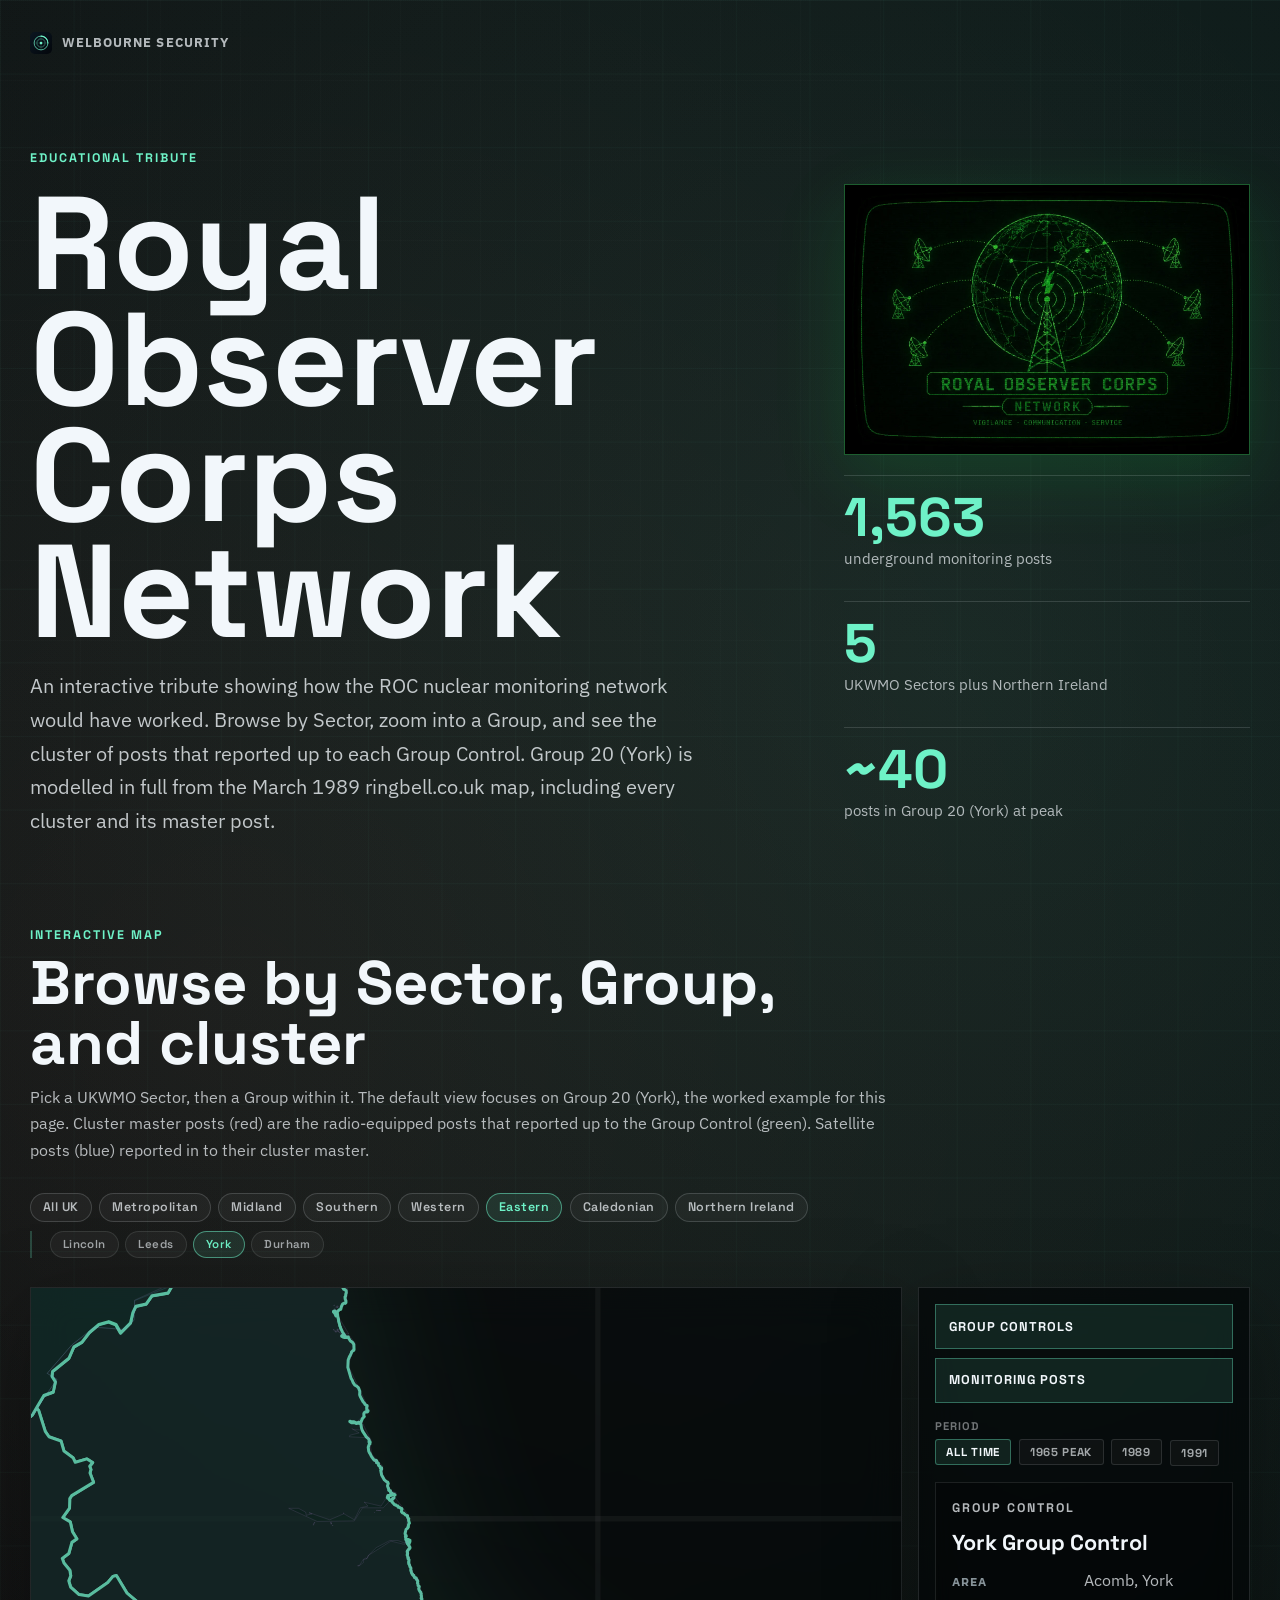
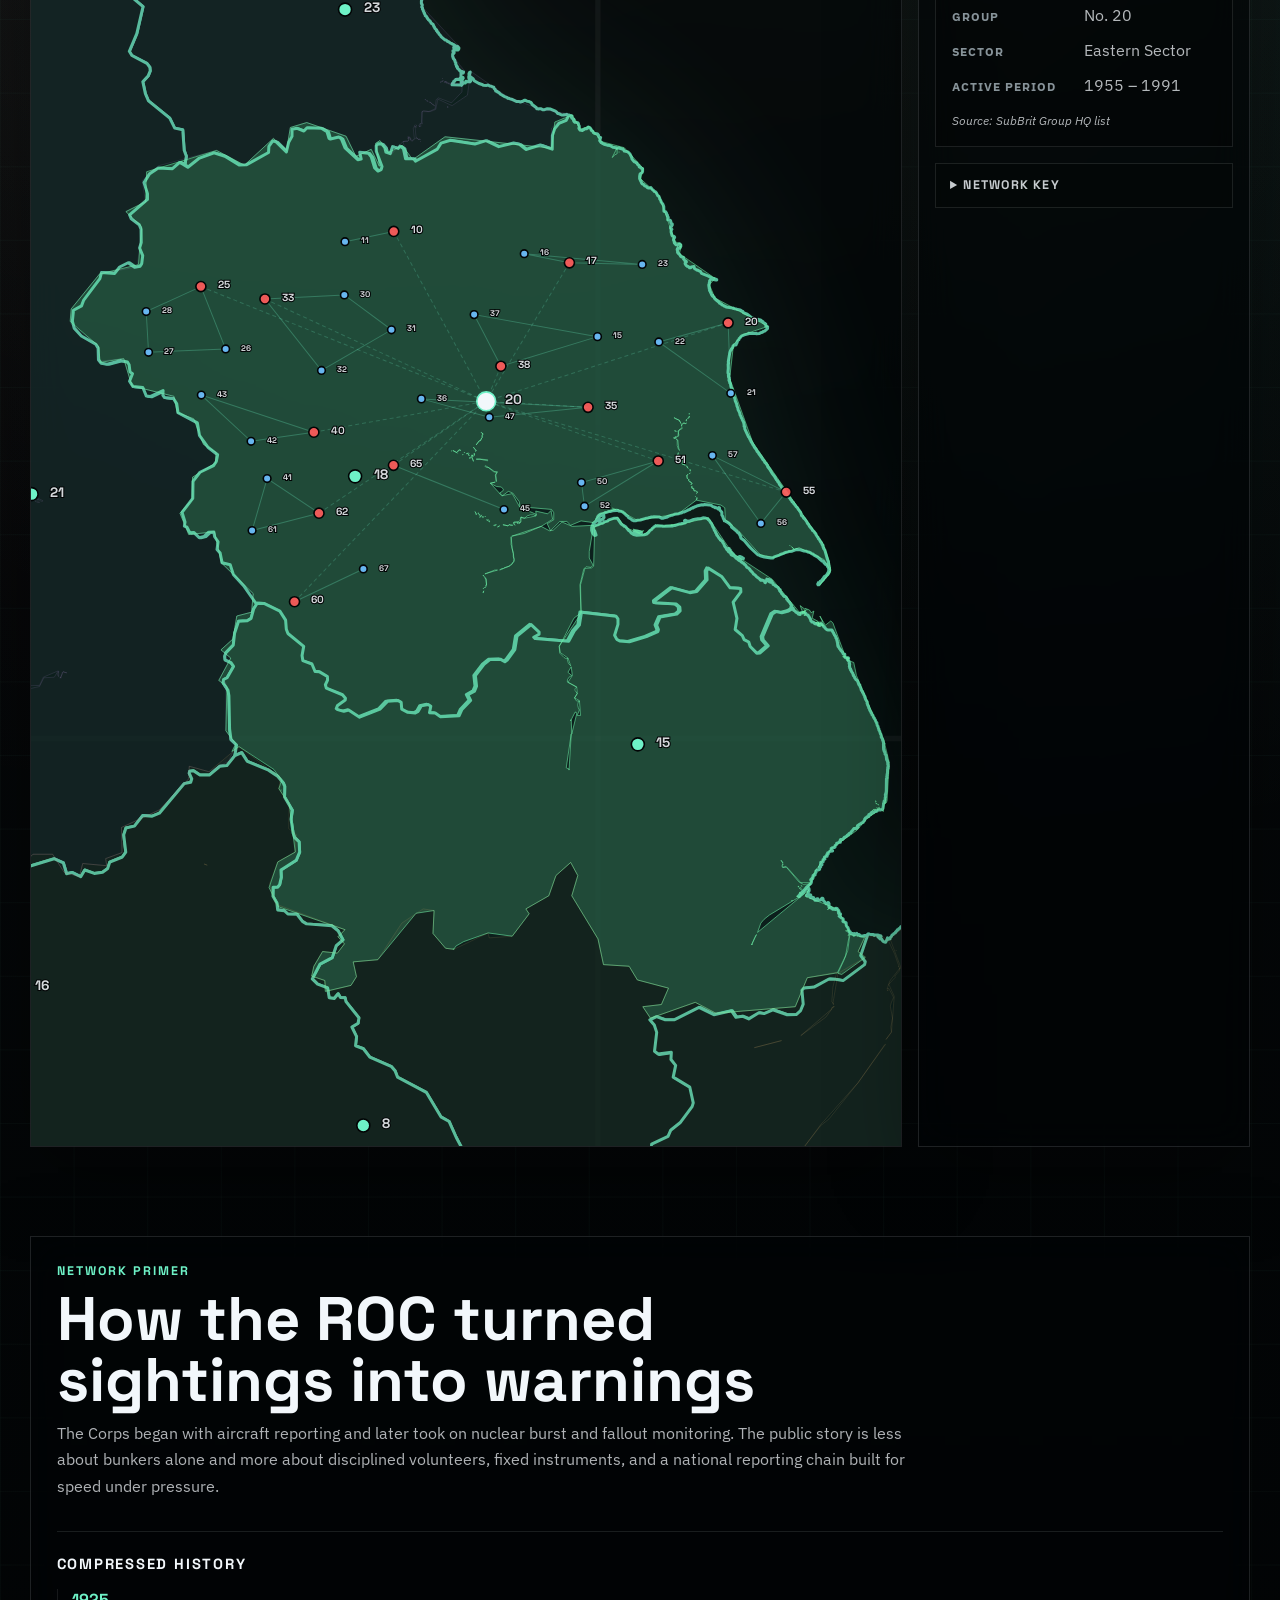
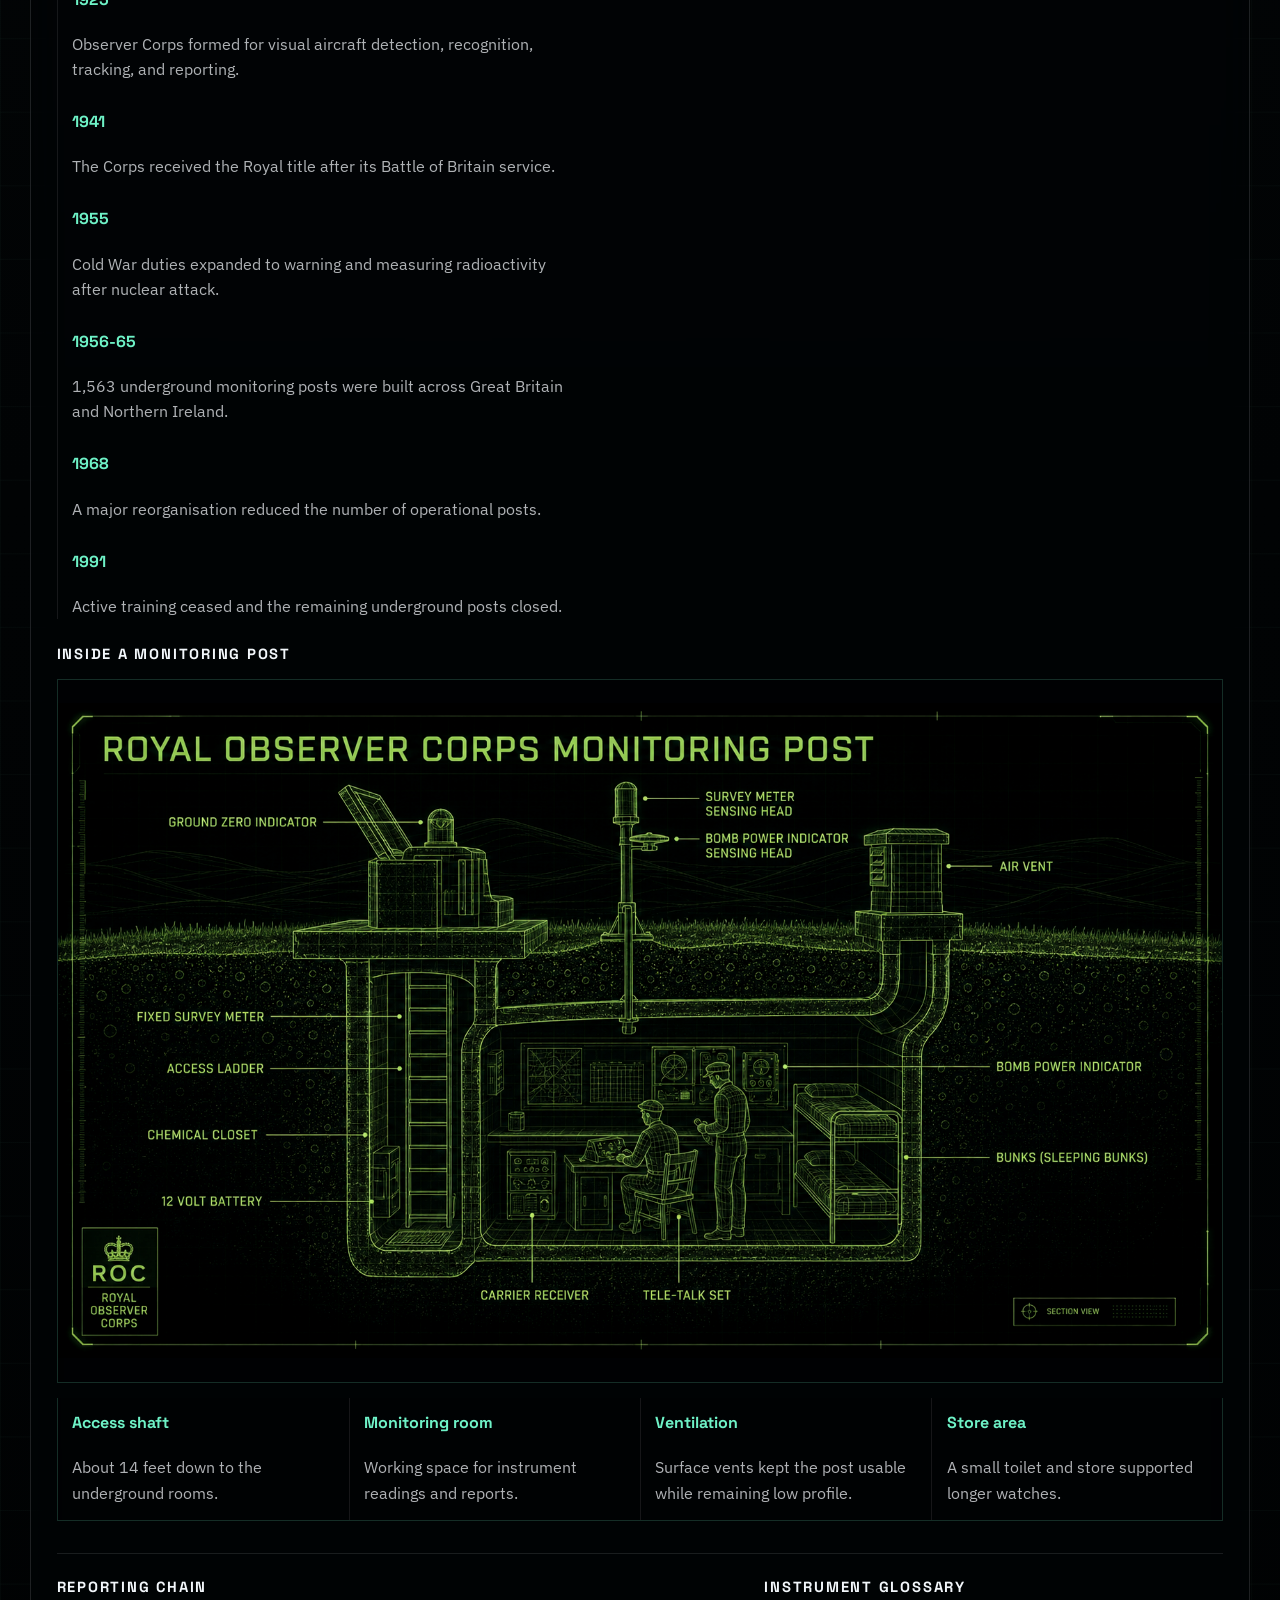
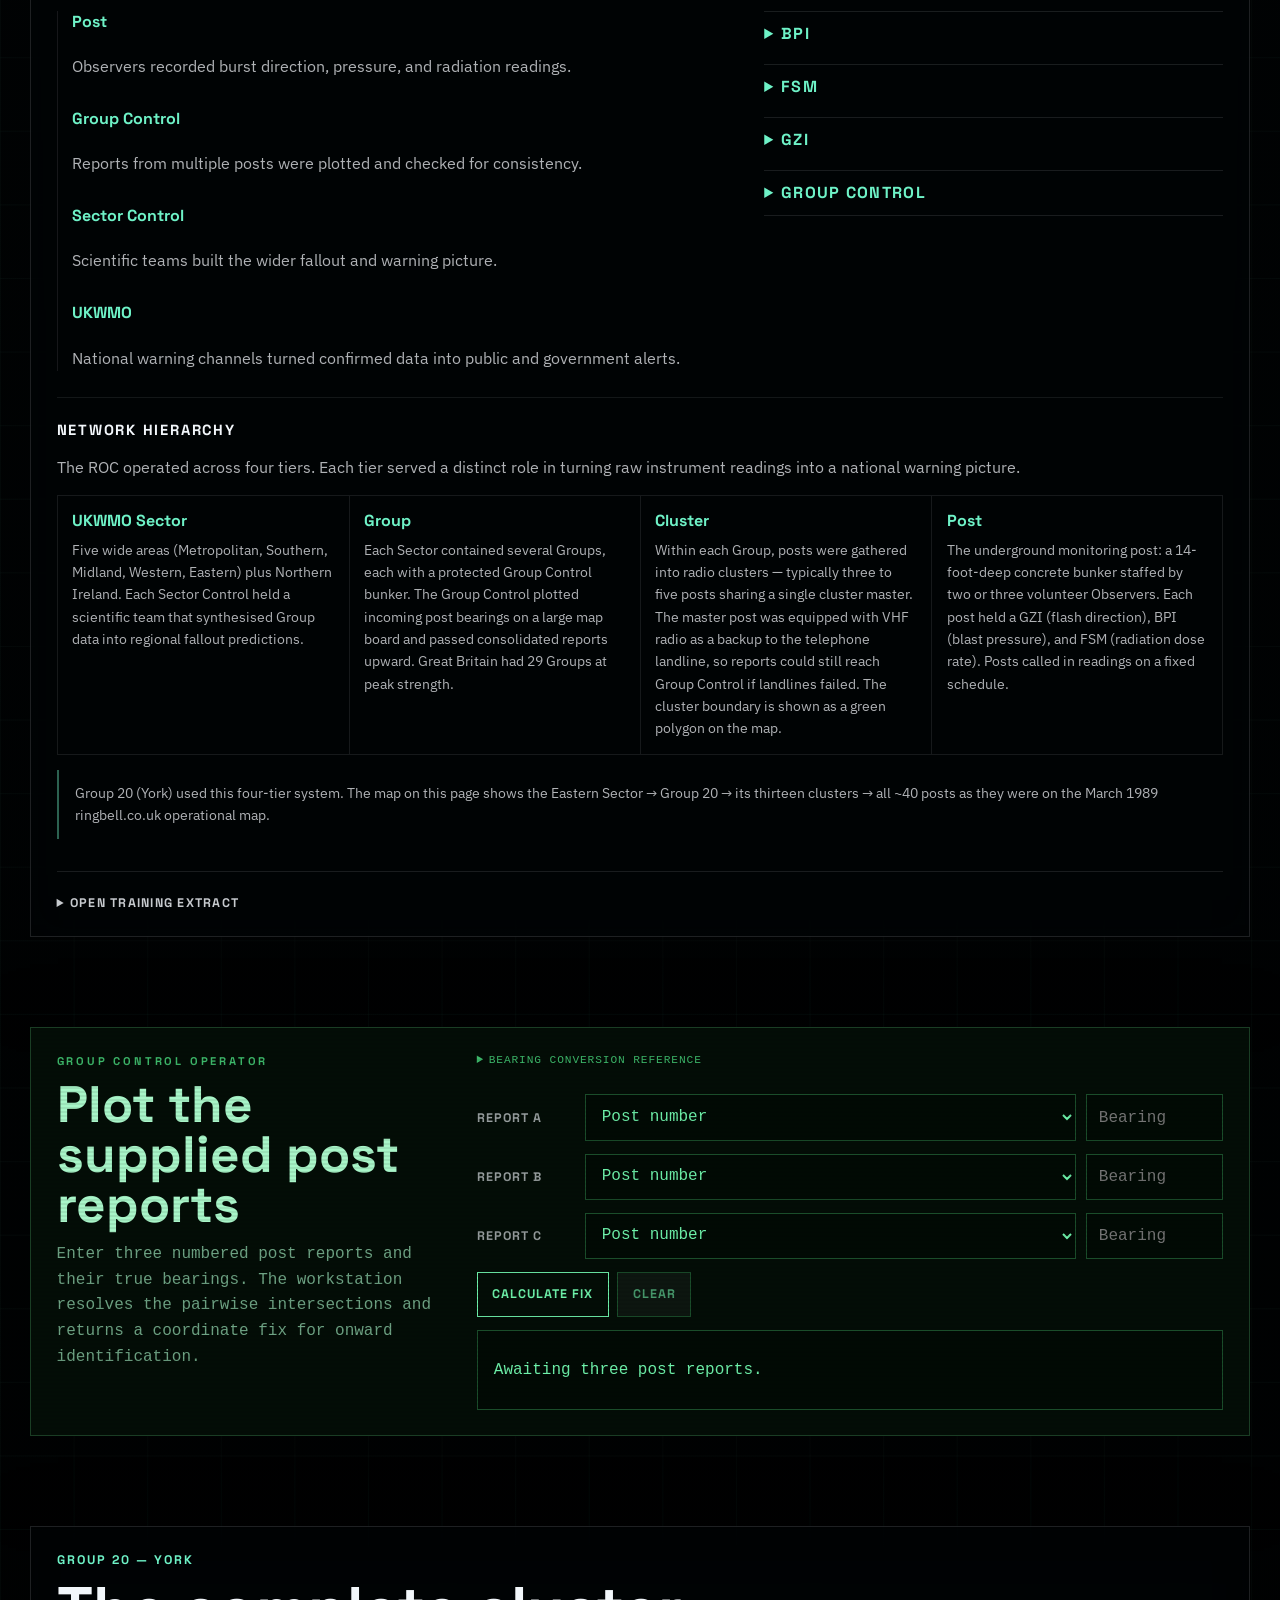
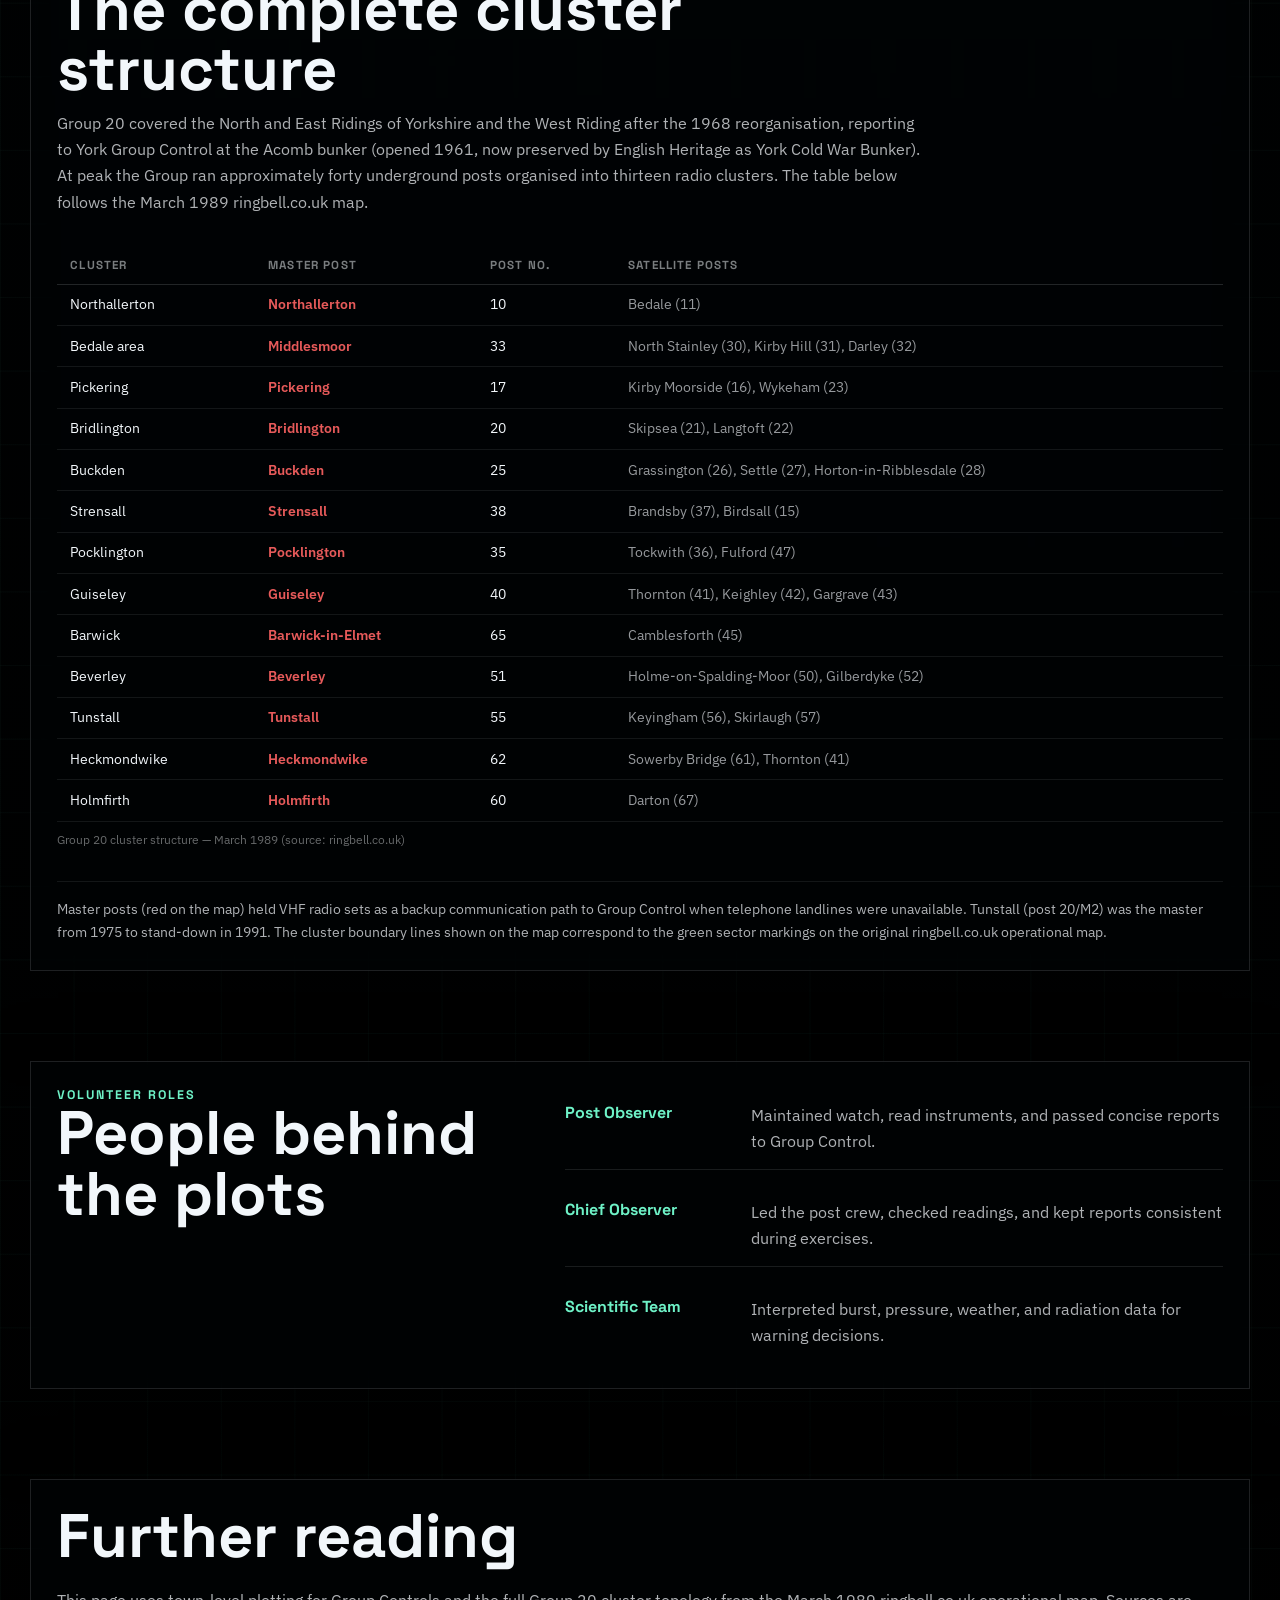
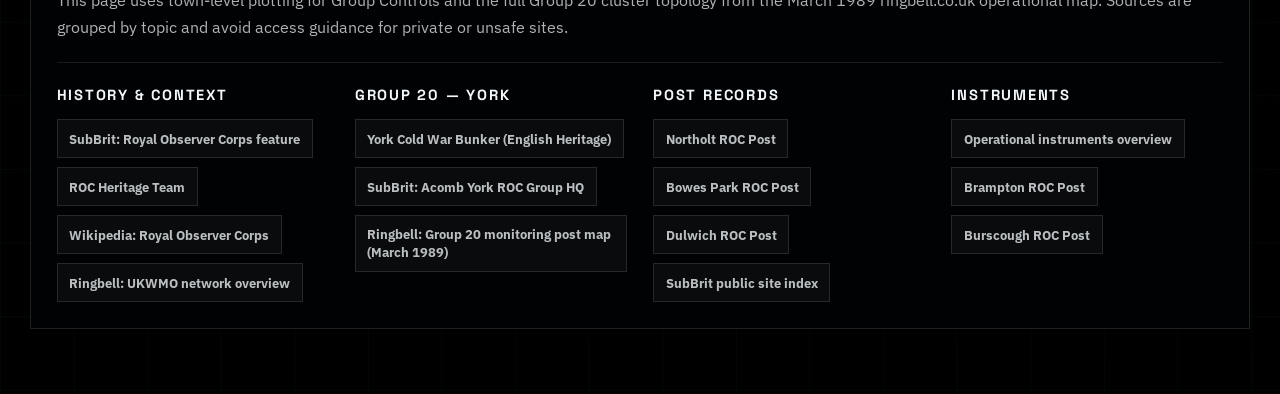
<file: projects/roc-network/index.html>
<!DOCTYPE html>
<html lang="en">
  <head>
    <meta charset="UTF-8" />
    <meta name="viewport" content="width=device-width, initial-scale=1.0" />
    <title>Royal Observer Corps Network | Welbourne Security</title>
    <meta
      name="description"
      content="An educational tribute to the Royal Observer Corps network, showing how posts and Group Controls worked together through an interactive report plotting tool."
    />
    <meta name="robots" content="index,follow" />
    <meta name="referrer" content="no-referrer" />
    <meta name="theme-color" content="#020405" />
    <link rel="canonical" href="https://welbournesecurity.com/projects/roc-network/" />
    <link rel="icon" type="image/svg+xml" href="../../src/favicon.svg" />
    <link rel="preconnect" href="https://fonts.googleapis.com" />
    <link rel="preconnect" href="https://fonts.gstatic.com" crossorigin />
    <link
      href="https://fonts.googleapis.com/css2?family=IBM+Plex+Sans:wght@400;500;600&family=Space+Grotesk:wght@500;700&display=swap"
      rel="stylesheet"
    />
    <link rel="stylesheet" href="../../styles.css?v=14" />
    <script src="./roc.js?v=19" defer></script>
  </head>
  <body class="roc-page">
    <main class="roc-shell" aria-label="Royal Observer Corps educational tribute">
      <header class="roc-hero">
        <a class="roc-brand" href="/" aria-label="Return to Welbourne Security">
          <img src="../../src/favicon.svg" alt="" aria-hidden="true" />
          <span>Welbourne Security</span>
        </a>
        <div class="roc-hero-copy">
          <p class="roc-kicker">Educational tribute</p>
          <h1>Royal Observer Corps Network</h1>
          <p>
            An interactive tribute showing how the ROC nuclear monitoring network would have worked. Browse by Sector,
            zoom into a Group, and see the cluster of posts that reported up to each Group Control. Group 20 (York) is
            modelled in full from the March 1989 ringbell.co.uk map, including every cluster and its master post.
          </p>
        </div>
        <div class="roc-hero-side">
          <picture class="roc-hero-logo">
            <source srcset="../../src/roc-logo.webp" type="image/webp" />
            <img src="../../src/roc-logo.png" alt="Royal Observer Corps Network project logo" decoding="async" />
          </picture>
          <div class="roc-facts" aria-label="Network facts">
            <div>
              <strong>1,563</strong>
              <span>underground monitoring posts</span>
            </div>
            <div>
              <strong>5</strong>
              <span>UKWMO Sectors plus Northern Ireland</span>
            </div>
            <div>
              <strong>~40</strong>
              <span>posts in Group 20 (York) at peak</span>
            </div>
          </div>
        </div>
      </header>

      <section class="roc-map-section" aria-labelledby="roc-map-title">
        <div class="roc-section-heading">
          <p class="roc-kicker">Interactive map</p>
          <h2 id="roc-map-title">Browse by Sector, Group, and cluster</h2>
          <p>
            Pick a UKWMO Sector, then a Group within it. The default view focuses on Group 20 (York), the worked
            example for this page. Cluster master posts (red) are the radio-equipped posts that reported up to the
            Group Control (green). Satellite posts (blue) reported in to their cluster master.
          </p>
        </div>

        <div class="roc-map-nav" aria-label="Map view">
          <button type="button" data-view="all" class="roc-chip roc-chip-all" aria-pressed="false">All UK</button>
          <div class="roc-map-sectors" role="group" aria-label="UKWMO Sectors" data-sector-chips></div>
          <div class="roc-map-groups" role="group" aria-label="Groups in selected Sector" data-group-chips hidden></div>
        </div>

        <div class="roc-workspace">
          <div class="roc-map-panel">
            <svg
              id="roc-map"
              class="roc-map"
              viewBox="0 0 628.09174 1051.4788"
              role="img"
              aria-labelledby="roc-map-svg-title"
            >
              <title id="roc-map-svg-title">UK map with ROC network points, clusters and Group Controls</title>
              <g class="roc-map-grid" aria-hidden="true">
                <path d="M0 150 H628.09174 M0 300 H628.09174 M0 450 H628.09174 M0 600 H628.09174 M0 750 H628.09174 M0 900 H628.09174" />
                <path d="M125.618 0 V1051.4788 M251.236 0 V1051.4788 M376.855 0 V1051.4788 M502.473 0 V1051.4788" />
              </g>
              <image
                class="roc-uk-map-image"
                href="./united-kingdom.svg"
                x="0"
                y="32"
                width="628.09174"
                height="1051.4788"
                preserveAspectRatio="none"
                aria-hidden="true"
              />
              <g id="roc-link-layer" class="roc-link-layer"></g>
              <g id="roc-point-layer" class="roc-point-layer"></g>
            </svg>
            <div class="roc-map-loading" id="roc-map-loading" aria-hidden="true">
              <span class="roc-map-loading-spinner"></span>
              <p>Loading network data…</p>
            </div>
            <div id="roc-tooltip" class="roc-tooltip" role="tooltip" hidden></div>
          </div>

          <aside class="roc-inspector" aria-label="Selected network detail">
            <div class="roc-layer-controls" aria-label="Map layers">
              <button class="roc-toggle is-active" type="button" data-layer-toggle="controls">Group Controls</button>
              <button class="roc-toggle is-active" type="button" data-layer-toggle="posts">Monitoring Posts</button>
            </div>

            <div class="roc-period-controls" aria-label="Activity period filter" data-period-controls>
              <p class="roc-period-label">Period</p>
              <button type="button" class="roc-period-chip is-active" data-period="">All time</button>
              <button type="button" class="roc-period-chip" data-period="1965">1965 peak</button>
              <button type="button" class="roc-period-chip" data-period="1989">1989</button>
              <button type="button" class="roc-period-chip" data-period="1991">1991</button>
            </div>

            <div class="roc-selected" id="roc-selected" aria-live="polite"></div>

            <details class="roc-map-key">
              <summary>Network key</summary>
              <ul>
                <li><span class="roc-key-dot is-control"></span>Group Control — plotted incoming reports for an entire Group.</li>
                <li><span class="roc-key-dot is-master"></span>Cluster master post — radio-equipped, supervised its cluster.</li>
                <li><span class="roc-key-dot is-post"></span>Monitoring post — manned underground bunker with GZI, BPI, FSM.</li>
                <li><span class="roc-key-line is-cluster"></span>Cluster boundary — shows posts that reported to a master.</li>
                <li><span class="roc-key-line is-link"></span>Reporting link — master post → Group Control.</li>
              </ul>
              <p class="roc-key-subhead">Sectors (1973 reorganisation)</p>
              <ul class="roc-key-sectors">
                <li><span class="roc-key-swatch is-metropolitan"></span>Metropolitan — Groups 1–5 covering London &amp; the Home Counties.</li>
                <li><span class="roc-key-swatch is-southern"></span>Southern — south coast and Bristol Channel.</li>
                <li><span class="roc-key-swatch is-midland"></span>Midland — Coventry, Bedford, Norwich, Shrewsbury.</li>
                <li><span class="roc-key-swatch is-eastern"></span>Eastern — Lincoln, Leeds, York.</li>
                <li><span class="roc-key-swatch is-western"></span>Western — Wrexham, Preston, Carlisle.</li>
                <li><span class="roc-key-swatch is-caledonian"></span>Caledonian — all of Scotland (5 Groups).</li>
                <li><span class="roc-key-swatch is-ni"></span>Northern Ireland — Group 31, Belfast.</li>
              </ul>
            </details>
          </aside>
        </div>
      </section>

      <section class="roc-briefing" aria-labelledby="roc-briefing-title">
        <div class="roc-section-heading">
          <p class="roc-kicker">Network primer</p>
          <h2 id="roc-briefing-title">How the ROC turned sightings into warnings</h2>
          <p>
            The Corps began with aircraft reporting and later took on nuclear burst and fallout monitoring. The public
            story is less about bunkers alone and more about disciplined volunteers, fixed instruments, and a national
            reporting chain built for speed under pressure.
          </p>
        </div>

        <div class="roc-briefing-grid">
          <article class="roc-timeline" aria-labelledby="roc-timeline-title">
            <h3 id="roc-timeline-title">Compressed history</h3>
            <ol>
              <li>
                <time datetime="1925">1925</time>
                <span>Observer Corps formed for visual aircraft detection, recognition, tracking, and reporting.</span>
              </li>
              <li>
                <time datetime="1941">1941</time>
                <span>The Corps received the Royal title after its Battle of Britain service.</span>
              </li>
              <li>
                <time datetime="1955">1955</time>
                <span>Cold War duties expanded to warning and measuring radioactivity after nuclear attack.</span>
              </li>
              <li>
                <time datetime="1956">1956-65</time>
                <span>1,563 underground monitoring posts were built across Great Britain and Northern Ireland.</span>
              </li>
              <li>
                <time datetime="1968">1968</time>
                <span>A major reorganisation reduced the number of operational posts.</span>
              </li>
              <li>
                <time datetime="1991">1991</time>
                <span>Active training ceased and the remaining underground posts closed.</span>
              </li>
            </ol>
          </article>

          <article class="roc-anatomy" aria-labelledby="roc-anatomy-title">
            <h3 id="roc-anatomy-title">Inside a monitoring post</h3>
            <figure class="roc-post-cutaway-media">
              <a href="./roc-monitoring-post-cross-section.png" target="_blank" rel="noreferrer">
                <img
                  src="./roc-monitoring-post-cross-section.png"
                  alt="Green technical cross-section diagram of a Royal Observer Corps monitoring post."
                  loading="lazy"
                  decoding="async"
                />
              </a>
            </figure>
            <ul>
              <li><strong>Access shaft</strong><span>About 14 feet down to the underground rooms.</span></li>
              <li><strong>Monitoring room</strong><span>Working space for instrument readings and reports.</span></li>
              <li><strong>Ventilation</strong><span>Surface vents kept the post usable while remaining low profile.</span></li>
              <li><strong>Store area</strong><span>A small toilet and store supported longer watches.</span></li>
            </ul>
          </article>
        </div>

        <div class="roc-knowledge-grid">
          <article class="roc-chain" aria-labelledby="roc-chain-title">
            <h3 id="roc-chain-title">Reporting chain</h3>
            <ol>
              <li><strong>Post</strong><span>Observers recorded burst direction, pressure, and radiation readings.</span></li>
              <li><strong>Group Control</strong><span>Reports from multiple posts were plotted and checked for consistency.</span></li>
              <li><strong>Sector Control</strong><span>Scientific teams built the wider fallout and warning picture.</span></li>
              <li><strong>UKWMO</strong><span>National warning channels turned confirmed data into public and government alerts.</span></li>
            </ol>
          </article>

          <article class="roc-glossary" aria-labelledby="roc-glossary-title">
            <h3 id="roc-glossary-title">Instrument glossary</h3>
            <details>
              <summary>BPI</summary>
              <p>Bomb Power Indicator: a pressure gauge used to estimate blast overpressure.</p>
            </details>
            <details>
              <summary>FSM</summary>
              <p>Fixed Survey Meter: a radiation instrument used to monitor dose rate from inside the post.</p>
            </details>
            <details>
              <summary>GZI</summary>
              <p>Ground Zero Indicator: a flash-bearing instrument used to estimate burst direction and elevation.</p>
            </details>
            <details>
              <summary>Group Control</summary>
              <p>The protected headquarters that received post reports, plotted data, and coordinated onward reporting.</p>
            </details>
          </article>

          <article class="roc-hierarchy" aria-labelledby="roc-hierarchy-title">
            <h3 id="roc-hierarchy-title">Network hierarchy</h3>
            <p>The ROC operated across four tiers. Each tier served a distinct role in turning raw instrument readings into a national warning picture.</p>
            <ol>
              <li>
                <strong>UKWMO Sector</strong>
                <span>Five wide areas (Metropolitan, Southern, Midland, Western, Eastern) plus Northern Ireland. Each Sector Control held a scientific team that synthesised Group data into regional fallout predictions.</span>
              </li>
              <li>
                <strong>Group</strong>
                <span>Each Sector contained several Groups, each with a protected Group Control bunker. The Group Control plotted incoming post bearings on a large map board and passed consolidated reports upward. Great Britain had 29 Groups at peak strength.</span>
              </li>
              <li>
                <strong>Cluster</strong>
                <span>Within each Group, posts were gathered into radio clusters — typically three to five posts sharing a single cluster master. The master post was equipped with VHF radio as a backup to the telephone landline, so reports could still reach Group Control if landlines failed. The cluster boundary is shown as a green polygon on the map.</span>
              </li>
              <li>
                <strong>Post</strong>
                <span>The underground monitoring post: a 14-foot-deep concrete bunker staffed by two or three volunteer Observers. Each post held a GZI (flash direction), BPI (blast pressure), and FSM (radiation dose rate). Posts called in readings on a fixed schedule.</span>
              </li>
            </ol>
            <p class="roc-hierarchy-note">
              Group 20 (York) used this four-tier system. The map on this page shows the Eastern Sector → Group 20 → its thirteen clusters → all ~40 posts as they were on the March 1989 ringbell.co.uk operational map.
            </p>
          </article>
        </div>

        <details class="roc-training-note">
          <summary>Open training extract</summary>
          <div>
            <p class="roc-kicker">Training extract</p>
            <h3>Report discipline</h3>
            <p>
              A useful post report was short, repeatable, and easy for Group Control to plot. Readings were checked
              against the instrument, spoken clearly, and logged before the next watch update.
            </p>
            <ul>
              <li>Confirm the post number before passing a reading.</li>
              <li>Keep burst, pressure, and radiation observations separate.</li>
              <li>Send corrections quickly when an instrument value changes.</li>
            </ul>
          </div>
        </details>
      </section>

      <section class="roc-operator" aria-labelledby="roc-operator-title">
        <div class="roc-operator-heading">
          <p class="roc-kicker">Group Control Operator</p>
          <h2 id="roc-operator-title">Plot the supplied post reports</h2>
          <p>
            Enter three numbered post reports and their true bearings. The workstation resolves the pairwise
            intersections and returns a coordinate fix for onward identification.
          </p>
        </div>

        <form id="roc-calculator" class="roc-calculator">
          <details class="roc-conversion-hint">
            <summary>Bearing conversion reference</summary>
            <p>TRUE = MAGNETIC FIELD READING + WEST VARIATION + CARD ERROR</p>
            <p>If result &ge; 360.0&deg;, subtract 360.0&deg;.</p>
          </details>

          <div class="roc-report-grid" aria-label="ROC report inputs">
            <label class="roc-report-row" data-report-row>
              <span>Report A</span>
              <select data-report-post aria-label="Report A post"></select>
              <input data-report-bearing inputmode="decimal" type="number" step="0.1" min="0" max="359.9" placeholder="Bearing" aria-label="Report A true bearing" />
            </label>
            <label class="roc-report-row" data-report-row>
              <span>Report B</span>
              <select data-report-post aria-label="Report B post"></select>
              <input data-report-bearing inputmode="decimal" type="number" step="0.1" min="0" max="359.9" placeholder="Bearing" aria-label="Report B true bearing" />
            </label>
            <label class="roc-report-row" data-report-row>
              <span>Report C</span>
              <select data-report-post aria-label="Report C post"></select>
              <input data-report-bearing inputmode="decimal" type="number" step="0.1" min="0" max="359.9" placeholder="Bearing" aria-label="Report C true bearing" />
            </label>
          </div>

          <div class="roc-calculator-actions">
            <button class="roc-calc-button" type="submit">Calculate Fix</button>
            <button class="roc-calc-button is-secondary" type="button" data-calc-clear>Clear</button>
          </div>

          <output id="roc-calc-output" class="roc-calc-output" aria-live="polite">
            <span>Awaiting three post reports.</span>
          </output>
        </form>
      </section>

      <section class="roc-group20" aria-labelledby="roc-group20-title">
        <div class="roc-section-heading">
          <p class="roc-kicker">Group 20 — York</p>
          <h2 id="roc-group20-title">The complete cluster structure</h2>
          <p>
            Group 20 covered the North and East Ridings of Yorkshire and the West Riding after the 1968 reorganisation,
            reporting to York Group Control at the Acomb bunker (opened 1961, now preserved by English Heritage as
            <a href="https://www.english-heritage.org.uk/visit/places/york-cold-war-bunker/">York Cold War Bunker</a>).
            At peak the Group ran approximately forty underground posts organised into thirteen radio clusters.
            The table below follows the March 1989 ringbell.co.uk map.
          </p>
        </div>

        <div class="roc-group20-table-wrap">
          <table class="roc-group20-table">
            <caption>Group 20 cluster structure — March 1989 (source: ringbell.co.uk)</caption>
            <thead>
              <tr>
                <th scope="col">Cluster</th>
                <th scope="col">Master post</th>
                <th scope="col">Post No.</th>
                <th scope="col">Satellite posts</th>
              </tr>
            </thead>
            <tbody>
              <tr>
                <td>Northallerton</td>
                <td>Northallerton</td>
                <td>10</td>
                <td>Bedale (11)</td>
              </tr>
              <tr>
                <td>Bedale area</td>
                <td>Middlesmoor</td>
                <td>33</td>
                <td>North Stainley (30), Kirby Hill (31), Darley (32)</td>
              </tr>
              <tr>
                <td>Pickering</td>
                <td>Pickering</td>
                <td>17</td>
                <td>Kirby Moorside (16), Wykeham (23)</td>
              </tr>
              <tr>
                <td>Bridlington</td>
                <td>Bridlington</td>
                <td>20</td>
                <td>Skipsea (21), Langtoft (22)</td>
              </tr>
              <tr>
                <td>Buckden</td>
                <td>Buckden</td>
                <td>25</td>
                <td>Grassington (26), Settle (27), Horton-in-Ribblesdale (28)</td>
              </tr>
              <tr>
                <td>Strensall</td>
                <td>Strensall</td>
                <td>38</td>
                <td>Brandsby (37), Birdsall (15)</td>
              </tr>
              <tr>
                <td>Pocklington</td>
                <td>Pocklington</td>
                <td>35</td>
                <td>Tockwith (36), Fulford (47)</td>
              </tr>
              <tr>
                <td>Guiseley</td>
                <td>Guiseley</td>
                <td>40</td>
                <td>Thornton (41), Keighley (42), Gargrave (43)</td>
              </tr>
              <tr>
                <td>Barwick</td>
                <td>Barwick-in-Elmet</td>
                <td>65</td>
                <td>Camblesforth (45)</td>
              </tr>
              <tr>
                <td>Beverley</td>
                <td>Beverley</td>
                <td>51</td>
                <td>Holme-on-Spalding-Moor (50), Gilberdyke (52)</td>
              </tr>
              <tr>
                <td>Tunstall</td>
                <td>Tunstall</td>
                <td>55</td>
                <td>Keyingham (56), Skirlaugh (57)</td>
              </tr>
              <tr>
                <td>Heckmondwike</td>
                <td>Heckmondwike</td>
                <td>62</td>
                <td>Sowerby Bridge (61), Thornton (41)</td>
              </tr>
              <tr>
                <td>Holmfirth</td>
                <td>Holmfirth</td>
                <td>60</td>
                <td>Darton (67)</td>
              </tr>
            </tbody>
          </table>
        </div>

        <p class="roc-group20-note">
          Master posts (red on the map) held VHF radio sets as a backup communication path to Group Control when telephone
          landlines were unavailable. Tunstall (post 20/M2) was the master from 1975 to stand-down in 1991.
          The cluster boundary lines shown on the map correspond to the green sector markings on the original ringbell.co.uk operational map.
        </p>
      </section>

      <section class="roc-process" aria-labelledby="roc-roles-title">
        <div>
          <p class="roc-kicker">Volunteer roles</p>
          <h2 id="roc-roles-title">People behind the plots</h2>
        </div>
        <ol>
          <li>
            <strong>Post Observer</strong>
            <span>Maintained watch, read instruments, and passed concise reports to Group Control.</span>
          </li>
          <li>
            <strong>Chief Observer</strong>
            <span>Led the post crew, checked readings, and kept reports consistent during exercises.</span>
          </li>
          <li>
            <strong>Scientific Team</strong>
            <span>Interpreted burst, pressure, weather, and radiation data for warning decisions.</span>
          </li>
        </ol>
      </section>

      <section class="roc-sources" aria-labelledby="roc-sources-title">
        <h2 id="roc-sources-title">Further reading</h2>
        <p>
          This page uses town-level plotting for Group Controls and the full Group 20 cluster topology from the
          March 1989 ringbell.co.uk operational map. Sources are grouped by topic and avoid access guidance for
          private or unsafe sites.
        </p>
        <div class="roc-source-groups">
          <div>
            <h3>History &amp; context</h3>
            <ul>
              <li><a href="https://www.subbrit.org.uk/features/royal-observer-corps/">SubBrit: Royal Observer Corps feature</a></li>
              <li><a href="https://www.roc-heritage.co.uk/">ROC Heritage Team</a></li>
              <li><a href="https://en.wikipedia.org/wiki/Royal_Observer_Corps">Wikipedia: Royal Observer Corps</a></li>
              <li><a href="https://www.ringbell.co.uk/ukwmo/Page220.htm">Ringbell: UKWMO network overview</a></li>
            </ul>
          </div>
          <div>
            <h3>Group 20 — York</h3>
            <ul>
              <li><a href="https://www.english-heritage.org.uk/visit/places/york-cold-war-bunker/">York Cold War Bunker (English Heritage)</a></li>
              <li><a href="https://www.subbrit.org.uk/sites/acomb-york-roc-group-hq/">SubBrit: Acomb York ROC Group HQ</a></li>
              <li><a href="https://www.ringbell.co.uk/ukwmo/Page221.htm">Ringbell: Group 20 monitoring post map (March 1989)</a></li>
            </ul>
          </div>
          <div>
            <h3>Post records</h3>
            <ul>
              <li><a href="https://www.subbrit.org.uk/sites/northolt-roc-post/">Northolt ROC Post</a></li>
              <li><a href="https://www.subbrit.org.uk/sites/bowes-park-roc-post/">Bowes Park ROC Post</a></li>
              <li><a href="https://www.subbrit.org.uk/sites/dulwich-roc-post/">Dulwich ROC Post</a></li>
              <li><a href="https://www.subbrit.org.uk/sites/">SubBrit public site index</a></li>
            </ul>
          </div>
          <div>
            <h3>Instruments</h3>
            <ul>
              <li><a href="https://en.wikipedia.org/wiki/Operational_instruments_of_the_Royal_Observer_Corps">Operational instruments overview</a></li>
              <li><a href="https://www.subbrit.org.uk/sites/brampton-roc-post/">Brampton ROC Post</a></li>
              <li><a href="https://www.subbrit.org.uk/sites/burscough-roc-post/">Burscough ROC Post</a></li>
            </ul>
          </div>
        </div>
      </section>
    </main>
</body>
</html>
</file>
<file: styles.css>
:root {
  --bg: #030405;
  --bg-deep: #000101;
  --surface: rgba(6, 8, 10, 0.92);
  --line: rgba(178, 190, 194, 0.14);
  --line-strong: rgba(190, 202, 206, 0.26);
  --text: #f2f7fb;
  --muted: #96a3aa;
  --accent: #6ef2c7;
  --accent-ink: #062018;
  --accent-blue: #68b5ff;
  --accent-warm: #ffb86b;
  --danger: #ff6464;
  --shadow: 0 28px 70px rgba(0, 0, 0, 0.4);
  --content-width: min(1180px, calc(100vw - 2rem));
  --header-height: 5.5rem;
}

body.light-mode {
  --bg: #eef3f8;
  --bg-deep: #dfe7ef;
  --surface: rgba(255, 255, 255, 0.86);
  --line: rgba(36, 62, 87, 0.14);
  --line-strong: rgba(36, 62, 87, 0.28);
  --text: #10202f;
  --muted: #53697c;
  --accent: #0d8d69;
  --accent-ink: #f2f7fb;
  --accent-blue: #2265a8;
  --accent-warm: #9a5a10;
  --shadow: 0 28px 60px rgba(16, 32, 47, 0.12);
}

* {
  box-sizing: border-box;
}

html {
  scroll-behavior: smooth;
  background: #030405;
  color-scheme: dark;
}

body {
  margin: 0;
  min-width: 320px;
  min-height: 100svh;
  color: var(--text);
  font-family: "IBM Plex Sans", sans-serif;
  background:
    radial-gradient(circle at 76% 10%, rgba(232, 238, 236, 0.035), transparent 24%),
    radial-gradient(circle at 12% 4%, rgba(255, 100, 100, 0.026), transparent 20%),
    linear-gradient(180deg, #080b0d 0%, var(--bg) 34%, var(--bg-deep) 100%);
}

body.light-mode {
  color-scheme: light;
  background:
    radial-gradient(circle at top right, rgba(13, 141, 105, 0.1), transparent 26%),
    radial-gradient(circle at 18% 10%, rgba(13, 141, 105, 0.06), transparent 22%),
    linear-gradient(180deg, #f7fafc 0%, var(--bg) 38%, var(--bg-deep) 100%);
}

body::before {
  content: "";
  position: fixed;
  inset: 0;
  pointer-events: none;
  background-image:
    linear-gradient(rgba(232, 238, 236, 0.028) 1px, transparent 1px),
    linear-gradient(90deg, rgba(232, 238, 236, 0.028) 1px, transparent 1px);
  background-size: 5rem 5rem;
  mask-image: linear-gradient(180deg, black 0%, black 72%, transparent 100%);
  opacity: 0.86;
}

body.light-mode::before {
  background-image:
    linear-gradient(rgba(16, 32, 47, 0.075) 1px, transparent 1px),
    linear-gradient(90deg, rgba(16, 32, 47, 0.075) 1px, transparent 1px);
  opacity: 0.72;
}

a {
  color: inherit;
  text-decoration: none;
}

.page-shell {
  position: relative;
  overflow: clip;
}

.roc-page {
  min-height: 100svh;
  overflow-x: hidden;
  background:
    linear-gradient(rgba(110, 242, 199, 0.03) 1px, transparent 1px),
    linear-gradient(90deg, rgba(110, 242, 199, 0.026) 1px, transparent 1px),
    radial-gradient(circle at 74% 8%, rgba(110, 242, 199, 0.13), transparent 23%),
    radial-gradient(circle at 18% 12%, rgba(255, 100, 100, 0.07), transparent 19%),
    linear-gradient(180deg, #080b0d 0%, #020405 44%, #000101 100%);
  background-size: 4.6rem 4.6rem, 4.6rem 4.6rem, auto, auto, auto;
}

.roc-page::before {
  opacity: 0.58;
}

.crt-report-page {
  min-height: 100svh;
  overflow-x: hidden;
  color: #a8f5c8;
  font-family: "Courier New", Consolas, monospace;
  background:
    repeating-linear-gradient(0deg, rgba(110, 242, 170, 0.045) 0 1px, transparent 1px 5px),
    linear-gradient(180deg, #020703 0%, #010401 55%, #000 100%);
}

.crt-report-page::before {
  opacity: 0.72;
  mask-image: none;
  background-image:
    linear-gradient(rgba(110, 242, 170, 0.025) 1px, transparent 1px),
    linear-gradient(90deg, rgba(110, 242, 170, 0.018) 1px, transparent 1px);
  background-size: 2.7rem 2.7rem;
}

.crt-report-shell {
  position: relative;
  display: grid;
  place-items: center;
  min-height: 100svh;
  padding: clamp(1rem, 4vw, 3rem);
}

.crt-report-frame {
  position: relative;
  width: min(960px, 100%);
  max-height: min(840px, calc(100svh - 2rem));
  overflow: auto;
  border: 1px solid rgba(110, 242, 170, 0.34);
  background:
    linear-gradient(180deg, rgba(6, 28, 10, 0.94), rgba(1, 8, 3, 0.98)),
    #010401;
  box-shadow:
    0 0 34px rgba(110, 242, 170, 0.12),
    inset 0 0 54px rgba(110, 242, 170, 0.08);
  filter: blur(0.16px);
}

.crt-report-frame::before {
  content: "";
  position: sticky;
  inset: 0;
  display: block;
  height: 0;
  pointer-events: none;
  z-index: 3;
  box-shadow: 0 0 0 9999px rgba(0, 0, 0, 0.04);
}

.crt-report-frame::after {
  content: "";
  position: absolute;
  inset: 0;
  pointer-events: none;
  background:
    repeating-linear-gradient(0deg, transparent 0 2px, rgba(0, 0, 0, 0.2) 2px 4px),
    linear-gradient(90deg, rgba(255, 0, 0, 0.035), transparent 17%, rgba(0, 255, 90, 0.025) 48%, transparent 78%, rgba(0, 90, 255, 0.035));
  mix-blend-mode: screen;
}

.crt-report-header {
  position: sticky;
  top: 0;
  z-index: 2;
  display: flex;
  flex-wrap: wrap;
  gap: 0.65rem 1rem;
  align-items: baseline;
  justify-content: space-between;
  padding: 1rem clamp(1rem, 3vw, 1.5rem);
  border-bottom: 1px solid rgba(110, 242, 170, 0.24);
  background: rgba(1, 8, 3, 0.96);
  text-shadow: 0 0 8px rgba(110, 242, 170, 0.55);
}

.crt-report-header p,
.crt-report-header h1,
.crt-report-header span {
  margin: 0;
}

.crt-report-header p,
.crt-report-header span {
  color: rgba(110, 242, 170, 0.68);
  font-size: 0.75rem;
  font-weight: 700;
  text-transform: uppercase;
}

.crt-report-header h1 {
  color: #d6ffe5;
  font-size: clamp(1.35rem, 3vw, 2rem);
  line-height: 1;
  text-transform: uppercase;
}

.crt-report {
  position: relative;
  z-index: 1;
  margin: 0;
  padding: clamp(1rem, 3vw, 1.6rem);
  color: rgba(190, 255, 211, 0.86);
  font: inherit;
  font-size: clamp(0.72rem, 1.35vw, 0.95rem);
  line-height: 1.5;
  white-space: pre-wrap;
  text-shadow:
    0 0 5px rgba(110, 242, 170, 0.7),
    1px 0 0 rgba(255, 84, 84, 0.24),
    -1px 0 0 rgba(104, 181, 255, 0.22);
}

@keyframes crt-report-flicker {
  0%, 100% { opacity: 0.98; }
  47% { opacity: 0.93; }
  48% { opacity: 0.86; }
  49% { opacity: 0.97; }
}

@media (prefers-reduced-motion: no-preference) {
  .crt-report-frame {
    animation: crt-report-flicker 5.5s infinite;
  }
}

.roc-shell {
  position: relative;
  display: grid;
  gap: clamp(3rem, 7vw, 6.5rem);
  width: min(1220px, calc(100vw - 2rem));
  margin: 0 auto;
  padding: clamp(1rem, 3vw, 2.2rem) 0 clamp(2rem, 5vw, 4rem);
}

.roc-hero {
  display: grid;
  grid-template-columns: minmax(0, 1fr) minmax(17rem, 0.55fr);
  gap: clamp(2rem, 6vw, 5rem);
  align-items: end;
  min-height: min(42rem, 82svh);
  padding-top: clamp(5rem, 9vw, 8rem);
}

.roc-brand {
  position: absolute;
  top: clamp(1rem, 3vw, 2rem);
  left: 0;
  display: inline-flex;
  gap: 0.65rem;
  align-items: center;
  color: rgba(242, 247, 251, 0.72);
  font-size: 0.82rem;
  font-weight: 700;
  letter-spacing: 0.08em;
  text-transform: uppercase;
}

.roc-brand img {
  width: 1.35rem;
  height: 1.35rem;
}

.roc-hero-copy {
  display: grid;
  gap: 1.2rem;
  max-width: 48rem;
}

.roc-kicker {
  margin: 0;
  color: var(--accent);
  font-family: "Space Grotesk", sans-serif;
  font-size: 0.78rem;
  font-weight: 700;
  letter-spacing: 0.16em;
  text-transform: uppercase;
}

.roc-hero h1,
.roc-section-heading h2,
.roc-group20 h2,
.roc-process h2,
.roc-sources h2 {
  margin: 0;
  font-family: "Space Grotesk", sans-serif;
  letter-spacing: 0;
}

.roc-hero h1 {
  max-width: 11ch;
  font-size: clamp(4rem, 11vw, 8.25rem);
  line-height: 0.88;
}

.roc-hero-copy > p:last-child {
  max-width: 42rem;
  margin: 0;
  color: rgba(242, 247, 251, 0.78);
  font-size: clamp(1rem, 1.65vw, 1.22rem);
  line-height: 1.72;
}

.roc-hero-side {
  display: grid;
  gap: 1.25rem;
  align-content: end;
}

.roc-hero-logo {
  display: block;
  overflow: hidden;
  border: 1px solid rgba(78, 255, 125, 0.32);
  background: rgba(0, 12, 4, 0.72);
  box-shadow: 0 22px 70px rgba(0, 255, 73, 0.12);
}

.roc-hero-logo img {
  display: block;
  width: 100%;
  aspect-ratio: 3 / 2;
  object-fit: cover;
}

.roc-facts {
  display: grid;
  gap: 1rem;
}

.roc-facts div {
  display: grid;
  gap: 0.25rem;
  padding-block: 1rem;
  border-top: 1px solid rgba(242, 247, 251, 0.14);
}

.roc-facts strong {
  color: var(--accent);
  font-family: "Space Grotesk", sans-serif;
  font-size: clamp(2rem, 4.3vw, 3.4rem);
  line-height: 0.95;
}

.roc-facts span {
  color: rgba(242, 247, 251, 0.7);
  font-size: 0.92rem;
  line-height: 1.45;
}

.roc-map-section,
.roc-briefing,
.roc-operator,
.roc-group20,
.roc-process,
.roc-sources {
  display: grid;
  gap: 1.35rem;
}

.roc-section-heading {
  display: grid;
  gap: 0.65rem;
  max-width: 54rem;
}

.roc-section-heading h2,
.roc-group20 h2,
.roc-process h2,
.roc-sources h2 {
  font-size: clamp(2.15rem, 4.8vw, 4.5rem);
  line-height: 0.98;
}

.roc-section-heading p:last-child,
.roc-group20 > p,
.roc-process span,
.roc-sources p {
  margin: 0;
  color: rgba(242, 247, 251, 0.72);
  line-height: 1.65;
}

.roc-workspace {
  display: grid;
  grid-template-columns: minmax(0, 1fr) minmax(19rem, 0.38fr);
  gap: 1rem;
  align-items: stretch;
}

.roc-map-panel,
.roc-inspector,
.roc-briefing,
.roc-operator,
.roc-group20,
.roc-process,
.roc-sources {
  border: 1px solid rgba(242, 247, 251, 0.12);
  background: rgba(1, 4, 5, 0.64);
  box-shadow: 0 28px 80px rgba(0, 0, 0, 0.34);
  backdrop-filter: blur(18px);
}

.roc-map-panel {
  position: relative;
  min-height: 40rem;
  overflow: hidden;
}

/* Loading skeleton — shown while roc-data.json is in flight */
.roc-map-loading {
  position: absolute;
  inset: 0;
  display: flex;
  flex-direction: column;
  align-items: center;
  justify-content: center;
  gap: 1rem;
  background: rgba(2, 4, 5, 0.78);
  z-index: 10;
  transition: opacity 280ms ease;
}
.roc-map-loading.is-done {
  opacity: 0;
  pointer-events: none;
}
.roc-map-loading p {
  margin: 0;
  font-size: 0.8rem;
  font-family: "Space Grotesk", sans-serif;
  letter-spacing: 0.08em;
  text-transform: uppercase;
  color: rgba(110, 242, 199, 0.7);
}
.roc-map-loading-spinner {
  display: block;
  width: 2rem;
  height: 2rem;
  border: 2px solid rgba(110, 242, 199, 0.18);
  border-top-color: rgba(110, 242, 199, 0.85);
  border-radius: 50%;
  animation: roc-spin 700ms linear infinite;
}
@keyframes roc-spin { to { transform: rotate(360deg); } }

.roc-map {
  display: block;
  width: 100%;
  height: 100%;
  min-height: 40rem;
  transition: filter 160ms ease;
}

.roc-map-grid {
  fill: none;
  pointer-events: none;
  stroke: rgba(242, 247, 251, 0.045);
  stroke-width: 1;
}

.roc-uk-map-image {
  opacity: 0.78;
  pointer-events: none;
  filter: drop-shadow(0 0 16px rgba(110, 242, 199, 0.14));
}

.roc-map-error {
  fill: rgba(242, 247, 251, 0.78);
  font-family: "IBM Plex Sans", system-ui, sans-serif;
  font-size: 24px;
  font-weight: 500;
}

.roc-link {
  pointer-events: none;
  stroke: rgba(110, 242, 199, 0.22);
  stroke-width: 1;
  stroke-dasharray: 4 3;
}

.roc-cluster-line {
  pointer-events: none;
  fill: none;
  stroke: rgba(110, 242, 199, 0.28);
  stroke-width: 1;
  stroke-dasharray: none;
}

/* Layer-toggle CSS classes — flipped by JS without a full DOM re-render */
.roc-map.hide-controls .roc-point-control { display: none; }
.roc-map.hide-controls .roc-link-layer    { display: none; }
.roc-map.hide-posts    .roc-point-post    { display: none; }
.roc-map.hide-posts    .roc-cluster-layer { display: none; }

/* ROC Sector overlays — one tinted region per sector following county /
   council-area borders. Sit underneath posts, cluster lines and reporting
   links so they read as backgrounds. */
.roc-sector-region {
  pointer-events: none;
  fill-opacity: 0.09;
  stroke-opacity: 0.4;
  stroke-width: 0.8;
  transition: fill-opacity 200ms ease, stroke-opacity 200ms ease;
}
.roc-sector-region.is-active { fill-opacity: 0.2; stroke-opacity: 0.7; }
.roc-sector-region.is-dim    { fill-opacity: 0.03; stroke-opacity: 0.18; }

.roc-sector-metropolitan { fill: #6ec0f2; stroke: #6ec0f2; }
.roc-sector-southern     { fill: #f26e8a; stroke: #f26e8a; }
.roc-sector-midland      { fill: #d4a76a; stroke: #d4a76a; }
.roc-sector-eastern      { fill: #6ef2aa; stroke: #6ef2aa; }
.roc-sector-western      { fill: #b08bd4; stroke: #b08bd4; }
.roc-sector-caledonian   { fill: #5fc4d6; stroke: #5fc4d6; }
.roc-sector-ni           { fill: #d47ba6; stroke: #d47ba6; }

.roc-key-swatch {
  display: inline-block;
  width: 0.85em;
  height: 0.85em;
  margin-right: 0.5em;
  border-radius: 2px;
  vertical-align: -2px;
  opacity: 0.55;
}
.roc-key-swatch.is-metropolitan { background: #6ec0f2; }
.roc-key-swatch.is-southern     { background: #f26e8a; }
.roc-key-swatch.is-midland      { background: #d4a76a; }
.roc-key-swatch.is-eastern      { background: #6ef2aa; }
.roc-key-swatch.is-western      { background: #b08bd4; }
.roc-key-swatch.is-caledonian   { background: #5fc4d6; }
.roc-key-swatch.is-ni           { background: #d47ba6; }

.roc-point {
  cursor: pointer;
  outline: none;
}

.roc-point-hit {
  fill: rgba(255, 255, 255, 0);
  pointer-events: all;
}

.roc-point circle {
  fill: rgba(242, 247, 251, 0.8);
  stroke: #020405;
  stroke-width: 1.6;
  vector-effect: non-scaling-stroke;
  transition: transform 150ms ease, fill 150ms ease, stroke 150ms ease;
}

.roc-point text {
  fill: rgba(242, 247, 251, 0.88);
  font-family: "Space Grotesk", sans-serif;
  /* font-size is set dynamically by JS to scale with viewBox */
  font-weight: 700;
  paint-order: stroke;
  stroke: #020405;
  stroke-width: 2px;
  vector-effect: non-scaling-stroke;
}

.roc-point-control circle {
  fill: var(--accent);
}

.roc-point-post circle {
  fill: rgba(110, 190, 255, 0.92);
}

.roc-point-master circle {
  fill: rgba(255, 90, 90, 0.92);
}

.roc-point:hover circle,
.roc-point:focus-visible circle,
.roc-point.is-selected circle {
  fill: #f2f7fb;
  stroke: var(--accent);
  transform: scale(1.45);
}

.roc-map-nav {
  display: flex;
  flex-wrap: wrap;
  gap: 0.45rem;
  padding-block: 0.5rem;
}

.roc-map-sectors {
  display: contents; /* sector chips sit inline with "All UK" */
}

.roc-map-groups {
  display: flex;
  flex-wrap: wrap;
  gap: 0.4rem;
  width: 100%; /* forces a new row in the parent flex */
  padding-left: 1.1rem;
  border-left: 2px solid rgba(110, 242, 199, 0.22);
  margin-top: 0.1rem;
}

.roc-chip {
  display: inline-flex;
  align-items: center;
  padding: 0.35rem 0.75rem;
  border: 1px solid rgba(242, 247, 251, 0.16);
  border-radius: 2rem;
  color: rgba(242, 247, 251, 0.72);
  background: rgba(255, 255, 255, 0.04);
  font: inherit;
  font-family: "Space Grotesk", sans-serif;
  font-size: 0.78rem;
  font-weight: 600;
  letter-spacing: 0.04em;
  cursor: pointer;
  transition: border-color 120ms, background 120ms, color 120ms;
  white-space: nowrap;
}

.roc-chip:hover,
.roc-chip:focus-visible {
  border-color: rgba(110, 242, 199, 0.42);
  color: var(--text);
  background: rgba(110, 242, 199, 0.07);
  outline: none;
}

.roc-chip.is-active {
  border-color: rgba(110, 242, 199, 0.52);
  color: var(--accent);
  background: rgba(110, 242, 199, 0.1);
}

.roc-chip-group {
  font-size: 0.72rem;
  border-color: rgba(242, 247, 251, 0.10);
  color: rgba(242, 247, 251, 0.62);
}

.roc-inspector {
  display: grid;
  gap: 1rem;
  align-content: start;
  padding: 1rem;
}

.roc-layer-controls {
  display: grid;
  grid-template-columns: 1fr;
  gap: 0.55rem;
}

/* Activity-period filter chips */
.roc-period-controls {
  display: flex;
  flex-wrap: wrap;
  gap: 0.45rem;
}
.roc-period-label {
  width: 100%;
  font-size: 0.7rem;
  font-family: "Space Grotesk", sans-serif;
  font-weight: 700;
  letter-spacing: 0.08em;
  text-transform: uppercase;
  color: rgba(242, 247, 251, 0.45);
  margin: 0;
}
.roc-period-chip {
  padding: 0.3rem 0.65rem;
  border: 1px solid rgba(242, 247, 251, 0.12);
  border-radius: 3px;
  background: rgba(255, 255, 255, 0.03);
  color: rgba(242, 247, 251, 0.65);
  font: inherit;
  font-family: "Space Grotesk", sans-serif;
  font-size: 0.72rem;
  font-weight: 700;
  letter-spacing: 0.06em;
  text-transform: uppercase;
  cursor: pointer;
  transition: border-color 120ms ease, background 120ms ease, color 120ms ease;
}
.roc-period-chip.is-active {
  border-color: rgba(110, 242, 199, 0.36);
  background: rgba(110, 242, 199, 0.1);
  color: var(--text);
}
.roc-period-chip:hover,
.roc-period-chip:focus-visible {
  border-color: rgba(110, 242, 199, 0.32);
  outline: none;
}

.roc-toggle {
  display: flex;
  width: 100%;
  min-width: 0;
  align-items: center;
  justify-content: space-between;
  gap: 0.7rem;
  border: 1px solid rgba(242, 247, 251, 0.12);
  color: rgba(242, 247, 251, 0.72);
  background: rgba(255, 255, 255, 0.035);
  font: inherit;
  text-align: left;
  cursor: pointer;
}

.roc-toggle {
  min-height: 2.8rem;
  padding: 0.7rem 0.8rem;
  font-family: "Space Grotesk", sans-serif;
  font-size: 0.8rem;
  font-weight: 700;
  letter-spacing: 0.08em;
  text-transform: uppercase;
}

.roc-toggle.is-active {
  border-color: rgba(110, 242, 199, 0.36);
  color: var(--text);
  background: rgba(110, 242, 199, 0.1);
}

.roc-toggle:hover,
.roc-toggle:focus-visible {
  border-color: rgba(110, 242, 199, 0.42);
  outline: none;
}

.roc-selected {
  display: grid;
  gap: 0.85rem;
  padding: 1rem;
  border: 1px solid rgba(242, 247, 251, 0.1);
  background: rgba(0, 1, 1, 0.28);
}

.roc-selected h3 {
  margin: 0;
  font-family: "Space Grotesk", sans-serif;
  font-size: 1.35rem;
  line-height: 1.05;
}

.roc-selected dl {
  display: grid;
  gap: 0.65rem;
  margin: 0;
}

.roc-selected dl div {
  display: grid;
  grid-template-columns: max-content 1fr;
  gap: 0.7rem;
  align-items: baseline;
}

.roc-selected dt,
.roc-selected dd {
  margin: 0;
}

.roc-selected dt {
  color: rgba(150, 163, 170, 0.9);
  font-size: 0.76rem;
  font-weight: 700;
  letter-spacing: 0.08em;
  text-transform: uppercase;
  min-width: 7.5rem;
}

.roc-selected dd,
.roc-selected p {
  color: rgba(242, 247, 251, 0.74);
  line-height: 1.55;
}

.roc-selected p {
  margin: 0;
}

.roc-map-key {
  border: 1px solid rgba(242, 247, 251, 0.1);
  background: rgba(0, 1, 1, 0.22);
  padding: 0.85rem;
}

.roc-map-key summary,
.roc-training-note summary {
  color: rgba(242, 247, 251, 0.82);
  cursor: pointer;
  font-family: "Space Grotesk", sans-serif;
  font-size: 0.78rem;
  font-weight: 700;
  letter-spacing: 0.1em;
  text-transform: uppercase;
}

.roc-map-key summary:focus-visible,
.roc-training-note summary:focus-visible {
  outline: 1px solid rgba(110, 242, 199, 0.5);
  outline-offset: 0.25rem;
}

.roc-map-key ul {
  display: grid;
  gap: 0.55rem;
  margin: 0.75rem 0 0;
  padding: 0;
  list-style: none;
}

.roc-key-subhead {
  margin: 1rem 0 0;
  font-size: 0.75rem;
  letter-spacing: 0.08em;
  text-transform: uppercase;
  color: rgba(242, 247, 251, 0.5);
}

/* Hover tooltip — anchored to .roc-map-panel, follows the cursor. */
.roc-tooltip {
  position: absolute;
  top: 0;
  left: 0;
  z-index: 4;
  max-width: 18rem;
  padding: 0.55rem 0.7rem;
  border: 1px solid rgba(110, 242, 199, 0.3);
  border-radius: 6px;
  background: rgba(8, 14, 18, 0.92);
  backdrop-filter: blur(6px);
  color: rgba(242, 247, 251, 0.92);
  font-size: 0.82rem;
  line-height: 1.35;
  pointer-events: none;
  box-shadow: 0 4px 16px rgba(0, 0, 0, 0.45);
  transform: translate(0, 0);
  transition: opacity 120ms ease;
}
.roc-tooltip[hidden] {
  display: none;
}
.roc-tooltip-name {
  font-weight: 600;
  color: rgba(110, 242, 199, 0.95);
  margin-bottom: 0.15rem;
}
.roc-tooltip-meta {
  color: rgba(242, 247, 251, 0.65);
  font-size: 0.76rem;
}
.roc-tooltip-status {
  margin-top: 0.3rem;
  padding-top: 0.3rem;
  border-top: 1px solid rgba(110, 242, 199, 0.15);
  color: rgba(242, 247, 251, 0.55);
  font-size: 0.74rem;
}

.roc-map-key li {
  display: grid;
  grid-template-columns: 1.1rem minmax(0, 1fr);
  gap: 0.55rem;
  align-items: center;
  color: rgba(242, 247, 251, 0.7);
  font-size: 0.84rem;
  line-height: 1.45;
}

.roc-key-dot {
  width: 0.72rem;
  height: 0.72rem;
  border-radius: 50%;
  border: 1px solid #020405;
}

.roc-key-dot.is-control {
  background: var(--accent);
}

.roc-key-dot.is-master {
  background: rgba(255, 90, 90, 0.92);
}

.roc-key-dot.is-post {
  background: rgba(110, 190, 255, 0.92);
}

.roc-key-line {
  width: 1rem;
  border-top: 1px solid rgba(110, 242, 199, 0.42);
}

.roc-key-line.is-cluster {
  border-top-color: rgba(110, 242, 199, 0.28);
}

.roc-key-line.is-link {
  border-top-style: dashed;
  border-top-color: rgba(110, 242, 199, 0.22);
}

.roc-briefing {
  gap: clamp(1.35rem, 3vw, 2rem);
  padding: clamp(1rem, 3vw, 1.6rem);
}

.roc-briefing h3,
.roc-sources h3 {
  margin: 0;
  font-family: "Space Grotesk", sans-serif;
  font-size: 0.92rem;
  letter-spacing: 0.12em;
  text-transform: uppercase;
}

.roc-briefing-grid,
.roc-knowledge-grid,
.roc-source-groups {
  display: grid;
  gap: clamp(1rem, 3vw, 1.65rem);
}

.roc-briefing-grid {
  grid-template-columns: minmax(0, 0.78fr) minmax(28rem, 0.92fr);
  border-top: 1px solid rgba(242, 247, 251, 0.1);
  padding-top: clamp(1rem, 2.5vw, 1.45rem);
}

.roc-knowledge-grid {
  grid-template-columns: minmax(0, 0.92fr) minmax(20rem, 0.62fr);
  border-top: 1px solid rgba(242, 247, 251, 0.1);
  padding-top: clamp(1rem, 2.5vw, 1.45rem);
}

.roc-timeline,
.roc-anatomy,
.roc-chain,
.roc-glossary,
.roc-source-groups > div {
  display: grid;
  align-content: start;
  gap: 0.95rem;
  min-width: 0;
}

.roc-anatomy {
  grid-column: 1 / -1;
}

.roc-anatomy ul {
  grid-template-columns: repeat(4, minmax(0, 1fr));
  align-items: stretch;
  gap: 0;
  border: 1px solid rgba(110, 242, 199, 0.18);
  border-top: 0;
  background: rgba(0, 1, 1, 0.28);
}

.roc-timeline ol,
.roc-chain ol,
.roc-anatomy ul {
  display: grid;
  gap: 0;
  margin: 0;
  padding: 0;
  list-style: none;
}

.roc-timeline li,
.roc-chain li,
.roc-anatomy li {
  display: grid;
  grid-template-columns: 1fr;
  grid-template-rows: 2.25rem minmax(0, 1fr);
  align-content: start;
  gap: 0.45rem;
  padding: 0.9rem;
  border-bottom: 0;
  border-left: 1px solid rgba(242, 247, 251, 0.09);
}

.roc-anatomy li:first-child {
  padding: 0.9rem;
  border-left: 0;
}

.roc-anatomy li:last-child {
  padding-bottom: 0.9rem;
}

.roc-timeline li:first-child,
.roc-chain li:first-child {
  padding-top: 0;
}

.roc-timeline li:last-child,
.roc-chain li:last-child {
  border-bottom: 0;
  padding-bottom: 0;
}

.roc-timeline time,
.roc-chain strong,
.roc-anatomy strong {
  color: var(--accent);
  font-family: "Space Grotesk", sans-serif;
  font-weight: 700;
  align-self: start;
}

.roc-timeline span,
.roc-chain span,
.roc-anatomy span,
.roc-glossary p {
  margin: 0;
  color: rgba(242, 247, 251, 0.72);
  line-height: 1.58;
  align-self: start;
}

.roc-post-cutaway-media {
  display: grid;
  gap: 0;
  margin: 0;
}

.roc-post-cutaway-media a {
  display: block;
  overflow: hidden;
  border: 1px solid rgba(110, 242, 199, 0.18);
  background: rgba(0, 1, 1, 0.36);
}

.roc-post-cutaway-media img {
  display: block;
  width: 100%;
  max-height: min(78vh, 56rem);
  aspect-ratio: 1800 / 1415;
  object-fit: contain;
  object-position: center;
  filter: saturate(0.98) contrast(1.03);
  transition: transform 180ms ease, filter 180ms ease;
}

.roc-post-cutaway-media a:hover img,
.roc-post-cutaway-media a:focus-visible img {
  filter: saturate(1.08) contrast(1.08);
  transform: scale(1.015);
}

.roc-post-cutaway-media a:focus-visible {
  outline: 1px solid rgba(110, 242, 199, 0.5);
  outline-offset: 0.25rem;
}

.roc-glossary {
  gap: 0.55rem;
}

.roc-glossary h3 {
  margin-bottom: 0.4rem;
}

.roc-glossary details {
  border-top: 1px solid rgba(242, 247, 251, 0.1);
  padding-block: 0.7rem;
}

.roc-glossary details:last-child {
  border-bottom: 1px solid rgba(242, 247, 251, 0.1);
}

.roc-glossary summary {
  color: var(--accent);
  cursor: pointer;
  font-family: "Space Grotesk", sans-serif;
  font-weight: 700;
  letter-spacing: 0.08em;
  text-transform: uppercase;
}

.roc-glossary summary:focus-visible {
  outline: 1px solid rgba(110, 242, 199, 0.5);
  outline-offset: 0.25rem;
}

.roc-glossary p {
  padding-top: 0.55rem;
}

.roc-training-note {
  border-top: 1px solid rgba(242, 247, 251, 0.1);
  padding-top: clamp(1rem, 2.5vw, 1.45rem);
}

.roc-training-note > div {
  display: grid;
  gap: 0.65rem;
  margin-top: 0.9rem;
  border: 1px solid rgba(242, 247, 251, 0.1);
  background:
    linear-gradient(90deg, rgba(110, 242, 199, 0.12), transparent 34%),
    rgba(0, 1, 1, 0.28);
  padding: clamp(0.9rem, 2vw, 1.15rem);
}

.roc-training-note h3,
.roc-training-note p,
.roc-training-note ul {
  margin: 0;
}

.roc-training-note h3 {
  font-size: 1.15rem;
}

.roc-training-note p:not(.roc-kicker),
.roc-training-note li {
  color: rgba(242, 247, 251, 0.72);
  line-height: 1.58;
}

.roc-training-note ul {
  display: grid;
  gap: 0.35rem;
  padding-left: 1.1rem;
}

.roc-operator {
  grid-template-columns: minmax(0, 0.52fr) minmax(0, 1fr);
  gap: clamp(1rem, 3vw, 2rem);
  padding: clamp(1rem, 3vw, 1.6rem);
}

.roc-operator-heading {
  display: grid;
  align-content: start;
  gap: 0.75rem;
}

.roc-operator-heading h2 {
  margin: 0;
  font-family: "Space Grotesk", sans-serif;
  font-size: clamp(2rem, 4vw, 3.6rem);
  line-height: 0.98;
}

.roc-operator-heading p:last-child {
  margin: 0;
  color: rgba(242, 247, 251, 0.72);
  line-height: 1.6;
}

.roc-calculator,
.roc-report-grid {
  display: grid;
  gap: 0.8rem;
}

.roc-report-row {
  display: grid;
  grid-template-columns: minmax(5rem, 0.2fr) minmax(12rem, 1fr) minmax(8rem, 0.28fr);
  gap: 0.6rem;
  align-items: center;
}

.roc-report-row > span {
  color: rgba(242, 247, 251, 0.62);
  font-family: "Space Grotesk", sans-serif;
  font-size: 0.78rem;
  font-weight: 700;
  letter-spacing: 0.08em;
  text-transform: uppercase;
}

.roc-report-row select,
.roc-report-row input {
  min-width: 0;
  min-height: 2.9rem;
  border: 1px solid rgba(242, 247, 251, 0.13);
  border-radius: 0;
  background: rgba(2, 4, 5, 0.82);
  color: var(--text);
  font: inherit;
  outline: none;
  padding: 0.7rem 0.75rem;
}

.roc-report-row select:focus,
.roc-report-row input:focus {
  border-color: rgba(110, 242, 199, 0.5);
}

.roc-calculator-actions {
  display: flex;
  flex-wrap: wrap;
  gap: 0.55rem;
}

.roc-calc-button {
  min-height: 2.8rem;
  border: 1px solid rgba(110, 242, 199, 0.36);
  border-radius: 0;
  background: rgba(110, 242, 199, 0.12);
  color: var(--text);
  cursor: pointer;
  font-family: "Space Grotesk", sans-serif;
  font-size: 0.78rem;
  font-weight: 700;
  letter-spacing: 0.08em;
  padding: 0.7rem 0.9rem;
  text-transform: uppercase;
}

.roc-calc-button.is-secondary {
  border-color: rgba(242, 247, 251, 0.13);
  background: rgba(242, 247, 251, 0.04);
  color: rgba(242, 247, 251, 0.72);
}

.roc-calc-output {
  display: grid;
  min-height: 5rem;
  gap: 0.75rem;
  align-content: center;
  border: 1px solid rgba(242, 247, 251, 0.1);
  background: rgba(2, 4, 5, 0.52);
  color: rgba(242, 247, 251, 0.72);
  padding: 1rem;
}

.roc-calc-output[data-tone="warn"] {
  border-color: rgba(255, 100, 100, 0.42);
  color: rgba(255, 185, 185, 0.9);
}

.roc-calc-output[data-tone="ready"] {
  border-color: rgba(110, 242, 199, 0.3);
}

.roc-calc-result,
.roc-calc-pairs {
  display: grid;
  gap: 0.55rem;
}

.roc-calc-result div,
.roc-calc-pairs div {
  display: grid;
  grid-template-columns: minmax(7rem, 0.36fr) minmax(0, 1fr);
  gap: 0.75rem;
}

.roc-calc-result span,
.roc-calc-pairs span {
  color: rgba(150, 163, 170, 0.9);
  font-size: 0.76rem;
  font-weight: 700;
  letter-spacing: 0.08em;
  text-transform: uppercase;
}

.roc-calc-result strong,
.roc-calc-pairs strong {
  color: var(--accent);
  font-family: "Space Grotesk", sans-serif;
  font-weight: 700;
}

.roc-hierarchy {
  grid-column: 1 / -1;
  display: grid;
  align-content: start;
  gap: 0.95rem;
  border-top: 1px solid rgba(242, 247, 251, 0.08);
  padding-top: clamp(1rem, 2.5vw, 1.45rem);
}

.roc-hierarchy h3 {
  margin: 0;
  font-family: "Space Grotesk", sans-serif;
  font-size: 0.92rem;
  letter-spacing: 0.12em;
  text-transform: uppercase;
}

.roc-hierarchy > p {
  margin: 0;
  color: rgba(242, 247, 251, 0.72);
  line-height: 1.58;
}

.roc-hierarchy ol {
  display: grid;
  grid-template-columns: repeat(auto-fit, minmax(14rem, 1fr));
  gap: 0;
  margin: 0;
  padding: 0;
  list-style: none;
  border: 1px solid rgba(242, 247, 251, 0.09);
}

.roc-hierarchy li {
  display: grid;
  align-content: start;
  gap: 0.45rem;
  padding: 0.9rem;
  border-left: 1px solid rgba(242, 247, 251, 0.09);
}

.roc-hierarchy li:first-child {
  border-left: 0;
}

.roc-hierarchy li strong {
  color: var(--accent);
  font-family: "Space Grotesk", sans-serif;
  font-weight: 700;
}

.roc-hierarchy li span {
  color: rgba(242, 247, 251, 0.72);
  line-height: 1.55;
  font-size: 0.9rem;
}

.roc-hierarchy-note {
  margin: 0;
  padding: 0.75rem 1rem;
  border-left: 2px solid rgba(110, 242, 199, 0.4);
  color: rgba(242, 247, 251, 0.6);
  font-size: 0.88rem;
  line-height: 1.55;
}

.roc-group20 {
  display: grid;
  gap: clamp(1.35rem, 3vw, 2rem);
  padding: clamp(1rem, 3vw, 1.6rem);
}

.roc-group20-table-wrap {
  overflow-x: auto;
}

.roc-group20-table {
  width: 100%;
  border-collapse: collapse;
  font-size: 0.88rem;
  line-height: 1.5;
}

.roc-group20-table caption {
  caption-side: bottom;
  padding-top: 0.55rem;
  color: rgba(242, 247, 251, 0.42);
  font-size: 0.78rem;
  text-align: left;
}

.roc-group20-table th,
.roc-group20-table td {
  padding: 0.6rem 0.85rem;
  border-bottom: 1px solid rgba(242, 247, 251, 0.08);
  text-align: left;
  vertical-align: baseline;
}

.roc-group20-table th {
  color: rgba(242, 247, 251, 0.5);
  font-family: "Space Grotesk", sans-serif;
  font-size: 0.73rem;
  font-weight: 700;
  letter-spacing: 0.1em;
  text-transform: uppercase;
  border-bottom-color: rgba(242, 247, 251, 0.14);
}

.roc-group20-table td:nth-child(2) {
  color: rgba(255, 100, 100, 0.9);
  font-weight: 600;
}

.roc-group20-table td:nth-child(4) {
  color: rgba(242, 247, 251, 0.62);
}

.roc-group20-table tbody tr:hover td {
  background: rgba(110, 242, 199, 0.04);
}

.roc-group20-note {
  margin: 0;
  color: rgba(242, 247, 251, 0.6);
  font-size: 0.88rem;
  line-height: 1.6;
  border-top: 1px solid rgba(242, 247, 251, 0.08);
  padding-top: 1rem;
}

.roc-process,
.roc-sources {
  padding: clamp(1rem, 3vw, 1.6rem);
}

.roc-process {
  grid-template-columns: minmax(0, 0.7fr) minmax(0, 1fr);
  gap: clamp(1.2rem, 4vw, 3rem);
}

.roc-process ol {
  display: grid;
  gap: 0.9rem;
  margin: 0;
  padding: 0;
  list-style: none;
}

.roc-process li {
  display: grid;
  grid-template-columns: minmax(8rem, 0.36fr) minmax(0, 1fr);
  gap: 1rem;
  padding-block: 0.9rem;
  border-bottom: 1px solid rgba(242, 247, 251, 0.1);
}

.roc-process li:last-child {
  border-bottom: 0;
}

.roc-process strong {
  color: var(--accent);
  font-family: "Space Grotesk", sans-serif;
}

.roc-sources {
  max-width: none;
}

.roc-source-groups {
  grid-template-columns: repeat(auto-fit, minmax(14rem, 1fr));
  border-top: 1px solid rgba(242, 247, 251, 0.1);
  padding-top: clamp(1rem, 2.5vw, 1.45rem);
}

.roc-source-groups ul {
  display: flex;
  flex-wrap: wrap;
  gap: 0.55rem;
  margin: 0;
  padding: 0;
  list-style: none;
}

.roc-sources a {
  display: inline-flex;
  min-height: 2.45rem;
  align-items: center;
  border: 1px solid rgba(242, 247, 251, 0.12);
  padding: 0.58rem 0.72rem;
  color: rgba(242, 247, 251, 0.76);
  background: rgba(255, 255, 255, 0.035);
  font-size: 0.84rem;
  font-weight: 700;
}

.roc-sources a:hover,
.roc-sources a:focus-visible {
  border-color: rgba(110, 242, 199, 0.42);
  color: var(--accent);
  outline: none;
}

.site-header,
.hero,
.section,
.contact-section {
  width: var(--content-width);
  margin: 0 auto;
}

.section,
.contact-section {
  scroll-margin-top: calc(var(--header-offset, var(--header-height)) + 1rem);
}

.site-header {
  position: sticky;
  top: 0;
  z-index: 20;
  display: flex;
  align-items: center;
  justify-content: space-between;
  min-height: var(--header-height);
  padding: 1rem 0.45rem;
  backdrop-filter: blur(16px);
}

.site-header::after {
  content: "";
  position: absolute;
  right: 0;
  bottom: 0;
  left: 0;
  height: 1px;
  background: linear-gradient(90deg, transparent, var(--line-strong), transparent);
}

.brand {
  display: inline-flex;
  gap: 0.9rem;
  align-items: center;
}

.brand-mark {
  display: grid;
  place-items: center;
  width: 2.75rem;
  height: 2.75rem;
  border: 1px solid var(--line-strong);
  border-radius: 50%;
  color: var(--accent);
  background:
    radial-gradient(circle at center, rgba(110, 242, 199, 0.1), transparent 62%),
    rgba(5, 7, 9, 0.82);
  font-family: "Space Grotesk", sans-serif;
  font-size: 0.9rem;
  letter-spacing: 0.14em;
}

.brand-mark svg {
  width: 1.85rem;
  height: 1.85rem;
  overflow: visible;
}

.brand-mark circle,
.brand-mark path {
  fill: none;
  stroke: currentColor;
  stroke-width: 1.6;
}

.brand-mark-ring {
  opacity: 0.95;
}

.brand-mark-grid {
  opacity: 0.28;
  stroke-width: 1.2;
}

.brand-mark-core {
  fill: currentColor;
  stroke: none;
  filter: drop-shadow(0 0 6px rgba(110, 242, 199, 0.55));
}

.brand-mark-sweep {
  stroke-linecap: round;
  opacity: 0.9;
  stroke-width: 2.2;
}

body.light-mode .brand-mark {
  background:
    radial-gradient(circle at center, rgba(13, 141, 105, 0.08), transparent 62%),
    rgba(255, 255, 255, 0.82);
}

body.light-mode .brand-mark-core {
  filter: drop-shadow(0 0 5px rgba(13, 141, 105, 0.35));
}

.brand-copy {
  display: flex;
  flex-direction: column;
  gap: 0.12rem;
}

.brand-copy strong,
.brand-copy small {
  line-height: 1;
}

.brand-copy strong {
  font-family: "Space Grotesk", sans-serif;
  font-size: 0.95rem;
  letter-spacing: 0.06em;
  text-transform: uppercase;
}

.brand-copy small,
.site-nav {
  color: var(--muted);
}

.brand-copy small {
  font-size: 0.78rem;
}

.site-nav {
  display: flex;
  gap: 1.25rem;
  font-size: 0.92rem;
}

.header-actions {
  display: flex;
  align-items: center;
  gap: 1rem;
}

.site-nav a {
  position: relative;
  padding-bottom: 0.15rem;
}

.site-nav a::after {
  content: "";
  position: absolute;
  right: 0;
  bottom: 0;
  width: 100%;
  height: 1px;
  transform: scaleX(0);
  transform-origin: right;
  background: var(--accent);
  transition: transform 180ms ease;
}

.site-nav a:hover::after,
.site-nav a:focus-visible::after {
  transform: scaleX(1);
  transform-origin: left;
}

.theme-toggle {
  display: inline-flex;
  align-items: center;
  justify-content: center;
  min-height: 2.8rem;
  padding: 0.65rem 1rem;
  border: 1px solid var(--line-strong);
  border-radius: 0;
  color: var(--text);
  font: inherit;
  background: #050709;
  cursor: pointer;
  transition: transform 180ms ease, border-color 180ms ease, background-color 180ms ease;
}

body.light-mode .theme-toggle {
  background: #ffffff;
}

.theme-toggle:hover,
.theme-toggle:focus-visible {
  transform: translateY(-1px);
  border-color: var(--accent);
}

.hero {
  position: relative;
  display: grid;
  grid-template-columns: minmax(0, 0.95fr) minmax(320px, 1.05fr);
  gap: 2.35rem;
  align-items: center;
  isolation: isolate;
  min-height: calc(92svh - var(--header-height));
  padding: 0.55rem 0 2rem;
}

.hero-copy {
  position: relative;
  z-index: 2;
  max-width: 34rem;
  opacity: 0;
  transform: translateY(24px);
  animation: rise-in 700ms ease forwards;
}

.hero-eyebrow {
  margin-bottom: 1rem;
}

.eyebrow,
.entry-label {
  color: var(--accent);
  font-family: "Space Grotesk", sans-serif;
  font-size: 0.82rem;
  letter-spacing: 0.16em;
  text-transform: uppercase;
}

.eyebrow {
  margin: 0 0 1rem;
}

.hero h1,
.section-intro h2,
.contact-copy h2,
.feature-title {
  margin: 0;
  font-family: "Space Grotesk", sans-serif;
  font-weight: 700;
  line-height: 0.96;
  letter-spacing: 0;
}

.hero h1 {
  font-size: 5rem;
  text-wrap: balance;
}

.hero-summary {
  max-width: 31rem;
  margin: 1.15rem 0 0;
  color: var(--muted);
  font-size: 1.08rem;
  line-height: 1.75;
  text-wrap: pretty;
}

.operator-copy p,
.feature-summary,
.embed-header p,
.platform-copy p,
.certification-copy p,
.contact-copy p:last-child,
.timeline-item p,
.entry-summary {
  color: var(--muted);
  line-height: 1.75;
}

.hero-actions,
.contact-actions,
.platform-actions {
  display: flex;
  flex-wrap: wrap;
  gap: 0.9rem;
  margin-top: 1.45rem;
}

.action {
  display: inline-flex;
  align-items: center;
  justify-content: center;
  min-height: 3rem;
  padding: 0.8rem 1.25rem;
  border: 1px solid transparent;
  color: var(--text);
  font-weight: 500;
  transition: transform 180ms ease, border-color 180ms ease, background-color 180ms ease;
}

.action:hover,
.action:focus-visible {
  transform: translateY(-2px);
}

.action.primary {
  background: var(--accent);
  color: var(--accent-ink);
}

.action.secondary {
  border-color: var(--line-strong);
  background: #050709;
}

body.light-mode .action.secondary {
  background: #ffffff;
  color: var(--text);
}

.hero-metrics {
  display: grid;
  grid-template-columns: repeat(3, minmax(0, 1fr));
  gap: 1.2rem;
  margin: 1.45rem 0 0;
  padding-top: 1.4rem;
  border-top: 1px solid var(--line);
}

.hero-metrics div {
  display: grid;
  gap: 0.3rem;
}

.hero-metrics dt {
  color: var(--muted);
  font-size: 0.8rem;
  letter-spacing: 0.08em;
  text-transform: uppercase;
}

.hero-metrics dd {
  margin: 0;
  font-family: "Space Grotesk", sans-serif;
  font-size: 1.6rem;
}

.hero-visual {
  position: relative;
  min-height: 38rem;
  isolation: isolate;
}

.hero-visual::before,
.hero-visual::after {
  content: "";
  position: absolute;
  pointer-events: none;
}

.hero-visual::before {
  inset: 4% 3% 7%;
  z-index: 0;
  border: 1px solid rgba(168, 180, 184, 0.14);
  background:
    linear-gradient(135deg, rgba(232, 238, 236, 0.055), transparent 34%),
    linear-gradient(225deg, rgba(255, 100, 100, 0.045), transparent 40%),
    linear-gradient(180deg, rgba(7, 9, 11, 0.94), rgba(1, 2, 3, 0.99));
  box-shadow:
    inset 0 1px 0 rgba(255, 255, 255, 0.04),
    0 34px 90px rgba(0, 0, 0, 0.28);
}

body.light-mode .hero-visual::before {
  border-color: rgba(36, 62, 87, 0.14);
  background:
    linear-gradient(135deg, rgba(16, 32, 47, 0.045), transparent 34%),
    linear-gradient(225deg, rgba(189, 42, 42, 0.045), transparent 40%),
    linear-gradient(180deg, rgba(255, 255, 255, 0.94), rgba(231, 238, 245, 0.98));
  box-shadow:
    inset 0 1px 0 rgba(255, 255, 255, 0.76),
    0 34px 80px rgba(16, 32, 47, 0.12);
}

.hero-visual::after {
  top: 12%;
  right: 10%;
  bottom: 17%;
  z-index: 1;
  width: 34%;
  background:
    repeating-linear-gradient(
      180deg,
      rgba(232, 238, 236, 0.16) 0,
      rgba(232, 238, 236, 0.16) 1px,
      transparent 1px,
      transparent 1.05rem
    );
  opacity: 0.22;
  transform: skewX(-10deg);
}

body.light-mode .hero-visual::after {
  background:
    repeating-linear-gradient(
      180deg,
      rgba(16, 32, 47, 0.16) 0,
      rgba(16, 32, 47, 0.16) 1px,
      transparent 1px,
      transparent 1.05rem
    );
  opacity: 0.26;
}

.signal-grid {
  position: absolute;
  inset: 0;
  z-index: 1;
  border: 1px solid rgba(255, 255, 255, 0.05);
  background:
    linear-gradient(transparent 97%, rgba(255, 255, 255, 0.05) 97%),
    linear-gradient(90deg, transparent 97%, rgba(255, 255, 255, 0.05) 97%);
  background-size: 3.4rem 3.4rem;
  mask-image: linear-gradient(180deg, transparent 0%, black 18%, black 100%);
}

body.light-mode .signal-grid {
  border-color: rgba(16, 32, 47, 0.16);
  background:
    linear-gradient(transparent 97%, rgba(16, 32, 47, 0.16) 97%),
    linear-gradient(90deg, transparent 97%, rgba(16, 32, 47, 0.16) 97%);
  background-size: 3.4rem 3.4rem;
}

.signal-radar {
  --radar-cycle: 9s;
  position: absolute;
  inset: 12% 5% auto auto;
  z-index: 2;
  width: min(78%, 31rem);
  aspect-ratio: 1;
  overflow: hidden;
  border: 1px solid rgba(232, 238, 236, 0.12);
  border-radius: 50%;
  background:
    radial-gradient(circle at center, rgba(232, 238, 236, 0.12), transparent 3%),
    radial-gradient(circle at center, rgba(232, 238, 236, 0.055), transparent 44%),
    radial-gradient(circle at center, rgba(255, 100, 100, 0.045), transparent 62%),
    rgba(5, 7, 9, 0.3);
  box-shadow:
    inset 0 0 84px rgba(0, 0, 0, 0.45),
    0 0 48px rgba(0, 0, 0, 0.24);
}

body.light-mode .signal-radar {
  border-color: rgba(16, 32, 47, 0.18);
  background:
    radial-gradient(circle at center, rgba(16, 32, 47, 0.18), transparent 3%),
    radial-gradient(circle at center, rgba(16, 32, 47, 0.07), transparent 44%),
    radial-gradient(circle at center, rgba(189, 42, 42, 0.055), transparent 62%),
    rgba(255, 255, 255, 0.42);
  box-shadow:
    inset 0 0 72px rgba(16, 32, 47, 0.1),
    0 24px 48px rgba(16, 32, 47, 0.1);
}

.radar-ring,
.radar-axis,
.radar-core,
.radar-sweep,
.radar-blip {
  position: absolute;
}

.radar-ring {
  inset: 0;
  border: 1px solid rgba(232, 238, 236, 0.2);
  border-radius: 50%;
}

body.light-mode .radar-ring {
  border-color: rgba(16, 32, 47, 0.28);
}

.ring-2 {
  inset: 17%;
  border-color: rgba(232, 238, 236, 0.16);
}

body.light-mode .ring-2 {
  border-color: rgba(16, 32, 47, 0.22);
}

.ring-3 {
  inset: 34%;
  border-color: rgba(232, 238, 236, 0.12);
}

body.light-mode .ring-3 {
  border-color: rgba(16, 32, 47, 0.16);
}

.radar-axis {
  inset: 50% 10% auto;
  height: 1px;
  background: linear-gradient(90deg, transparent, rgba(232, 238, 236, 0.16), transparent);
}

body.light-mode .radar-axis {
  background: linear-gradient(90deg, transparent, rgba(16, 32, 47, 0.22), transparent);
}

.radar-axis-vertical {
  inset: 10% auto 10% 50%;
  width: 1px;
  height: auto;
  background: linear-gradient(180deg, transparent, rgba(232, 238, 236, 0.16), transparent);
}

body.light-mode .radar-axis-vertical {
  background: linear-gradient(180deg, transparent, rgba(16, 32, 47, 0.22), transparent);
}

.radar-sweep {
  inset: 0;
  border-radius: 50%;
  background: conic-gradient(from 18deg, rgba(232, 238, 236, 0.34), rgba(232, 238, 236, 0.07) 13%, transparent 27%);
  mix-blend-mode: screen;
  opacity: 0.78;
  animation: radar-sweep var(--radar-cycle, 9s) linear infinite;
}

body.light-mode .radar-sweep {
  background: conic-gradient(from 18deg, rgba(16, 32, 47, 0.28), rgba(16, 32, 47, 0.06) 13%, transparent 27%);
  mix-blend-mode: multiply;
  opacity: 0.72;
}

.radar-core {
  inset: 48.5%;
  border-radius: 50%;
  background: #e8eeec;
  box-shadow:
    0 0 12px rgba(232, 238, 236, 0.52),
    0 0 32px rgba(255, 100, 100, 0.1);
}

body.light-mode .radar-core {
  background: #10202f;
  box-shadow:
    0 0 10px rgba(16, 32, 47, 0.26),
    0 0 28px rgba(189, 42, 42, 0.12);
}

.radar-blip {
  width: 0.62rem;
  aspect-ratio: 1;
  border: 1px solid rgba(255, 100, 100, 0.72);
  border-radius: 50%;
  background: rgba(255, 100, 100, 0.72);
  box-shadow:
    0 0 0 0 rgba(255, 100, 100, 0.16),
    0 0 18px rgba(255, 100, 100, 0.42);
  animation: radar-blip var(--radar-cycle, 9s) linear infinite;
  animation-delay: var(--radar-blip-delay, 0s);
}

body.light-mode .radar-blip {
  border-color: rgba(189, 42, 42, 0.78);
  background: rgba(189, 42, 42, 0.76);
}

.blip-1 {
  top: 23%;
  left: 49%;
  --radar-blip-delay: -1.17s;
}

.blip-2 {
  top: 62%;
  left: 26%;
  width: 0.48rem;
  --radar-blip-delay: -4.08s;
}

.blip-3 {
  top: 71%;
  left: 58%;
  width: 0.42rem;
  opacity: 0.78;
  --radar-blip-delay: -6.19s;
}

.signal-panel,
.embed-panel,
.platform-item,
.certification-item {
  border: 1px solid var(--line);
  background: linear-gradient(180deg, rgba(7, 9, 11, 0.96), rgba(1, 2, 3, 0.99));
  box-shadow: var(--shadow);
}

body.light-mode .signal-panel,
body.light-mode .writeup-viewer {
  background: linear-gradient(180deg, rgba(255, 255, 255, 0.9), rgba(242, 247, 251, 0.96));
}

.signal-panel {
  position: absolute;
  z-index: 3;
  padding: 1.2rem 1.3rem;
  backdrop-filter: blur(18px);
}

.signal-panel p,
.signal-panel span {
  margin: 0;
  color: var(--muted);
}

.signal-panel strong {
  display: block;
  margin: 0.35rem 0;
  font-family: "Space Grotesk", sans-serif;
  font-size: 1.3rem;
  font-weight: 500;
}

.signal-panel-top {
  top: 8%;
  left: 0;
  width: min(18rem, 48%);
  animation: float-panel 6s ease-in-out infinite;
}

.signal-panel-bottom {
  right: 0;
  bottom: 8%;
  width: min(20rem, 52%);
  display: flex;
  flex-wrap: wrap;
  gap: 0.6rem;
  animation: float-panel 7.5s ease-in-out infinite reverse;
}

.footprint-panel-lead.signal-panel-top {
  top: 4.5%;
  width: min(17rem, 34%);
  z-index: 2;
  animation: none;
}

.footprint-panel-grid.signal-panel-bottom {
  bottom: 10%;
  width: min(20.5rem, 42%);
  display: grid;
  grid-template-columns: repeat(2, minmax(0, 1fr));
  gap: 0.75rem;
  z-index: 3;
  justify-items: stretch;
  border-color: rgba(185, 197, 201, 0.18);
  background: linear-gradient(180deg, rgba(7, 9, 11, 0.98), rgba(1, 2, 3, 0.99));
  box-shadow: var(--shadow);
}

body.light-mode .footprint-panel-grid.signal-panel-bottom {
  border-color: rgba(36, 62, 87, 0.14);
  background: linear-gradient(180deg, rgba(255, 255, 255, 0.92), rgba(242, 247, 251, 0.98));
}

.footprint-kicker {
  color: var(--accent) !important;
  font-family: "Space Grotesk", sans-serif;
  font-size: 0.76rem;
  letter-spacing: 0.14em;
  text-transform: uppercase;
}

.footprint-panel-lead strong {
  line-height: 1.05;
}

.footprint-panel-lead span {
  display: block;
  max-width: 18rem;
  line-height: 1.6;
}

.footprint-ip-button {
  display: inline-flex;
  align-items: center;
  justify-content: center;
  min-height: 2.45rem;
  margin-top: 0.9rem;
  padding: 0.58rem 0.82rem;
  border: 1px solid var(--line-strong);
  color: var(--text);
  font: 600 0.82rem "IBM Plex Sans", sans-serif;
  background: rgba(5, 7, 9, 0.72);
  cursor: pointer;
  transition: border-color 180ms ease, background-color 180ms ease, color 180ms ease;
}

.footprint-ip-button:hover,
.footprint-ip-button:focus-visible {
  border-color: var(--accent);
}

.footprint-ip-button:disabled {
  color: var(--muted);
  cursor: progress;
}

body.light-mode .footprint-ip-button {
  background: rgba(255, 255, 255, 0.78);
}

.footprint-item {
  min-width: 0;
  padding: 0.82rem 0.9rem;
  border: 1px solid var(--line);
  border-radius: 1rem;
  background: rgba(5, 7, 9, 0.74);
  text-align: center;
}

body.light-mode .footprint-item {
  background: rgba(255, 255, 255, 0.66);
}

.footprint-item span {
  display: block;
  color: var(--muted);
  font-size: 0.72rem;
  letter-spacing: 0.08em;
  text-transform: uppercase;
}

.footprint-item strong {
  display: block;
  margin-top: 0.45rem;
  color: var(--text);
  font-family: "IBM Plex Sans", sans-serif;
  font-size: 0.98rem;
  line-height: 1.45;
  overflow-wrap: anywhere;
}

.footprint-item-wide {
  grid-column: 1 / -1;
}

.tag-pill,
.entry-tags span {
  padding: 0.45rem 0.68rem;
  font-size: 0.82rem;
}

.tag-pill {
  border: 1px solid rgba(110, 242, 199, 0.22);
  color: #cbfdf0;
  background: rgba(110, 242, 199, 0.08);
}

.timeline-label,
.platform-meta,
.certification-meta {
  color: var(--muted);
}

.section,
.contact-section {
  padding: 3.6rem 0 4.2rem;
  border-top: 1px solid var(--line);
}

.section-intro,
.contact-copy {
  max-width: 48rem;
}

.section-intro {
  margin-bottom: 2.5rem;
}

.section-note {
  margin: 0.9rem 0 0;
  color: var(--muted);
  line-height: 1.7;
}

.brand-mark img {
  width: 1.9rem;
  height: 1.9rem;
  display: block;
}

.site-nav a[aria-current="page"] {
  color: var(--accent);
}

.command-trigger {
  display: inline-flex;
  align-items: center;
  gap: 0.65rem;
  min-height: 2.4rem;
  padding: 0 0.7rem;
  border: 1px solid var(--line);
  color: var(--muted);
  font: inherit;
  background: rgba(7, 9, 11, 0.68);
  cursor: pointer;
}

.command-trigger:hover,
.command-trigger:focus-visible {
  color: var(--text);
  border-color: var(--accent);
}

.command-trigger kbd {
  padding: 0.2rem 0.35rem;
  border: 1px solid var(--line);
  color: var(--text);
  font: 0.72rem "IBM Plex Sans", sans-serif;
}

.command-palette {
  position: fixed;
  inset: 0;
  z-index: 100;
  display: grid;
  place-items: start center;
  padding: min(16vh, 8rem) 1rem 1rem;
  background: rgba(0, 1, 1, 0.72);
  backdrop-filter: blur(18px);
}

.command-palette[hidden] {
  display: none;
}

.command-panel {
  width: min(44rem, 100%);
  border: 1px solid var(--line-strong);
  background: linear-gradient(180deg, rgba(7, 9, 11, 0.98), rgba(1, 2, 3, 0.98));
  box-shadow: var(--shadow);
}

body.light-mode .command-panel,
body.light-mode .command-trigger {
  background: rgba(255, 255, 255, 0.94);
}

.command-input {
  width: 100%;
  min-height: 4rem;
  padding: 0 1.2rem;
  border: 0;
  border-bottom: 1px solid var(--line);
  color: var(--text);
  font: 1rem "IBM Plex Sans", sans-serif;
  background: transparent;
  outline: none;
}

.command-results {
  display: grid;
  gap: 0.35rem;
  padding: 0.75rem;
}

.command-item {
  display: grid;
  gap: 0.2rem;
  width: 100%;
  padding: 0.85rem 0.95rem;
  border: 1px solid transparent;
  color: inherit;
  text-align: left;
  background: transparent;
  cursor: pointer;
}

.command-item:hover,
.command-item:focus-visible {
  border-color: var(--accent);
  background: rgba(110, 242, 199, 0.08);
}

.command-item strong {
  font-family: "Space Grotesk", sans-serif;
  font-weight: 600;
}

.command-item span,
.command-empty {
  color: var(--muted);
}

.command-empty {
  margin: 0;
  padding: 0.9rem;
}

.page-hero {
  display: grid;
  grid-template-columns: minmax(0, 1fr) minmax(18rem, 0.42fr);
  gap: 2rem;
  align-items: end;
  width: var(--content-width);
  min-height: 38rem;
  margin: 0 auto;
  padding: 7rem 0 4rem;
}

.page-hero h1 {
  max-width: 58rem;
  margin: 0.45rem 0 0;
  font-size: clamp(3rem, 8vw, 6rem);
  line-height: 0.96;
}

.page-hero p:last-child {
  max-width: 42rem;
  margin: 1.25rem 0 0;
  color: var(--muted);
  font-size: 1.08rem;
  line-height: 1.75;
}

.page-hero-panel,
.proof-card,
.feature-card,
.case-preview-card,
.tools-teaser-card,
.recipe-card,
.case-study-card,
.lab-card,
.principle-grid article,
.credential-detail-grid article {
  border: 1px solid var(--line);
  background: linear-gradient(180deg, rgba(7, 9, 11, 0.88), rgba(1, 2, 3, 0.94));
}

body.light-mode .page-hero-panel,
body.light-mode .proof-card,
body.light-mode .feature-card,
body.light-mode .case-preview-card,
body.light-mode .tools-teaser-card,
body.light-mode .recipe-card,
body.light-mode .case-study-card,
body.light-mode .lab-card,
body.light-mode .principle-grid article,
body.light-mode .credential-detail-grid article {
  background: rgba(255, 255, 255, 0.82);
}

.page-hero-panel {
  display: grid;
  gap: 0.65rem;
  padding: 1.25rem;
}

.page-hero-panel strong,
.proof-card strong,
.feature-card h3,
.feature-card h2,
.case-preview-card strong,
.tools-teaser-card strong,
.tools-teaser-card h3,
.recipe-card strong,
.case-study-card h2,
.lab-card h2,
.principle-grid h2,
.credential-detail-grid h2 {
  font-family: "Space Grotesk", sans-serif;
}

.page-hero-panel span,
.proof-card span,
.feature-card p,
.case-preview-card p,
.tools-teaser-card p,
.recipe-card p,
.case-study-card p,
.lab-card p,
.principle-grid p,
.credential-detail-grid p {
  color: var(--muted);
  line-height: 1.7;
}

.proof-grid,
.feature-card-grid,
.case-preview-grid,
.tools-teaser-grid,
.recipe-grid,
.case-study-grid,
.lab-grid,
.project-card-grid,
.principle-grid,
.credential-detail-grid {
  display: grid;
  gap: 1rem;
}

.proof-grid {
  grid-template-columns: minmax(0, 1.25fr) repeat(3, minmax(0, 0.75fr));
}

.proof-card,
.feature-card,
.case-preview-card,
.tools-teaser-card,
.recipe-card,
.case-study-card,
.lab-card,
.principle-grid article {
  padding: 1.35rem;
}

.proof-card-primary {
  grid-row: span 2;
}

.proof-card-primary h2 {
  margin: 0.45rem 0 0;
  font-size: clamp(2rem, 4vw, 3.4rem);
}

.feature-card-grid {
  grid-template-columns: repeat(3, minmax(0, 1fr));
}

.feature-card {
  display: grid;
  align-content: start;
  gap: 0.8rem;
}

.feature-card h2,
.feature-card h3 {
  margin: 0;
  font-size: 1.25rem;
}

.feature-index,
.case-preview-card span,
.tools-teaser-card span,
.recipe-card span,
.lab-card span {
  color: var(--accent-warm);
  font-size: 0.78rem;
  letter-spacing: 0.14em;
  text-transform: uppercase;
}

.section-actions {
  display: flex;
  flex-wrap: wrap;
  gap: 0.85rem;
  margin-top: 1.4rem;
}

.case-preview-grid,
.tools-teaser-grid,
.recipe-grid,
.lab-grid,
.project-card-grid,
.project-fact-grid,
.project-architecture {
  grid-template-columns: repeat(3, minmax(0, 1fr));
}

.case-preview-card,
.recipe-card,
.lab-card,
.project-card {
  display: grid;
  gap: 0.65rem;
  color: inherit;
}

.case-preview-card:hover,
.case-preview-card:focus-visible,
.recipe-card:hover,
.recipe-card:focus-visible,
.lab-card[href]:hover,
.lab-card[href]:focus-visible,
.project-card[href]:hover,
.project-card[href]:focus-visible {
  border-color: var(--accent);
  transform: translateY(-2px);
}

.project-card-grid,
.project-fact-grid,
.project-architecture {
  display: grid;
  gap: 1rem;
}

.project-card,
.project-fact-grid article,
.project-architecture article,
.project-note,
.project-logo-panel {
  border: 1px solid var(--line);
  background: linear-gradient(180deg, rgba(7, 9, 11, 0.88), rgba(1, 2, 3, 0.94));
}

body.light-mode .project-card,
body.light-mode .project-fact-grid article,
body.light-mode .project-architecture article,
body.light-mode .project-note,
body.light-mode .project-logo-panel {
  background: rgba(255, 255, 255, 0.82);
}

.project-card,
.project-fact-grid article,
.project-architecture article,
.project-note {
  padding: 1.35rem;
}

.project-card-featured {
  grid-column: span 2;
}

.project-card picture,
.project-card img {
  width: 100%;
}

.project-card picture {
  display: block;
}

.project-card-logo {
  overflow: hidden;
  background: #010502;
}

.project-card img {
  display: block;
  max-height: 22rem;
  object-fit: cover;
  border: 1px solid var(--line);
}

.project-card-logo img {
  aspect-ratio: 3 / 2;
  max-height: none;
}

.project-card span,
.project-fact-grid span {
  color: var(--accent-warm);
  font-size: 0.78rem;
  letter-spacing: 0.14em;
  text-transform: uppercase;
}

.project-card strong,
.project-fact-grid strong,
.project-architecture h3,
.project-note strong {
  font-family: "Space Grotesk", sans-serif;
  font-size: 1.18rem;
}

.project-card p,
.project-fact-grid p,
.project-architecture li,
.project-note p,
.project-detail-hero p {
  color: var(--muted);
  line-height: 1.7;
}

.project-detail-hero {
  display: grid;
  grid-template-columns: minmax(20rem, 0.95fr) minmax(0, 1.05fr);
  gap: 2rem;
  align-items: center;
}

.project-detail-hero h2 {
  margin: 0.4rem 0 0;
  font-size: clamp(2.4rem, 6vw, 4.8rem);
  line-height: 0.98;
}

.project-logo-panel {
  padding: 0.8rem;
}

.project-logo-panel picture,
.project-logo-panel img {
  width: 100%;
}

.project-logo-panel picture {
  display: block;
}

.project-logo-panel img {
  display: block;
  aspect-ratio: 16 / 10;
  object-fit: cover;
  border: 1px solid var(--line);
}

.project-fact-grid {
  margin-top: 1.5rem;
}

.project-architecture {
  margin-top: 1rem;
}

.project-architecture h3,
.project-architecture ul {
  margin: 0;
}

.project-architecture ul {
  display: grid;
  gap: 0.55rem;
  padding-left: 1.1rem;
  margin-top: 0.85rem;
}

.project-note {
  margin-top: 1rem;
}

.project-note p {
  margin: 0.45rem 0 0;
}

.technique-matrix {
  display: grid;
  grid-template-columns: repeat(3, minmax(0, 1fr));
  gap: 0.9rem;
  margin: -0.7rem 0 1.5rem;
}

.technique-matrix article {
  padding: 1rem;
  border-top: 1px solid var(--line);
}

.technique-matrix span {
  color: var(--accent-blue);
  font-size: 0.76rem;
  letter-spacing: 0.14em;
  text-transform: uppercase;
}

.technique-matrix strong {
  display: block;
  margin-top: 0.35rem;
  font-family: "Space Grotesk", sans-serif;
}

.technique-matrix p {
  margin: 0.4rem 0 0;
  color: var(--muted);
  line-height: 1.6;
}

.tools-teaser-card-primary {
  grid-column: span 1;
}

.tools-teaser-card-primary .action {
  width: fit-content;
  margin-top: 0.4rem;
}

.process-list {
  display: grid;
  gap: 0;
  padding: 0;
  margin: 0;
  list-style: none;
  border-top: 1px solid var(--line);
}

.process-list li {
  display: grid;
  grid-template-columns: minmax(8rem, 0.24fr) minmax(0, 1fr);
  gap: 1rem;
  padding: 1rem 0;
  border-bottom: 1px solid var(--line);
}

.process-list span {
  color: var(--muted);
}

.case-study-grid {
  grid-template-columns: repeat(3, minmax(0, 1fr));
}

.case-study-card dl {
  display: grid;
  gap: 0.65rem;
  margin: 1rem 0 0;
}

.case-study-card div {
  padding-top: 0.65rem;
  border-top: 1px solid var(--line);
}

.case-study-card dt {
  color: var(--accent);
  font-size: 0.78rem;
  letter-spacing: 0.12em;
  text-transform: uppercase;
}

.case-study-card dd {
  margin: 0.25rem 0 0;
  color: var(--muted);
  line-height: 1.6;
}

.lab-card-featured {
  grid-column: span 2;
}

.principle-grid {
  grid-template-columns: repeat(2, minmax(0, 1fr));
}

.credential-detail-grid {
  grid-template-columns: 1fr;
}

.credential-detail-grid article {
  display: grid;
  grid-template-columns: 6.5rem minmax(0, 1fr);
  gap: 1.2rem;
  align-items: center;
  padding: 1rem;
}

.credential-detail-grid img {
  width: 6.5rem;
  height: 6.5rem;
  object-fit: contain;
}

.credential-detail-grid h2 {
  margin: 0;
  font-size: 1.35rem;
}

.credential-detail-grid a,
.certification-text-link,
.secure-contact-note a {
  color: var(--accent);
  font-weight: 600;
}

.secure-contact-note {
  display: grid;
  gap: 0.45rem;
  margin-top: 1rem;
  padding-top: 1rem;
  border-top: 1px solid var(--line);
}

.secure-contact-note span {
  color: var(--muted);
  line-height: 1.65;
}

.section-intro h2,
.contact-copy h2 {
  font-size: 3.75rem;
}

.operator-layout,
.writeup-feature,
.presence-grid,
.contact-section {
  display: grid;
  gap: 2rem;
}

.operator-layout {
  grid-template-columns: minmax(0, 1.1fr) minmax(20rem, 0.9fr);
}

.focus-list,
.timeline,
.entry-list,
.platform-list,
.certification-grid {
  display: grid;
}

.focus-list {
  grid-template-columns: repeat(2, minmax(0, 1fr));
  gap: 0.85rem 1rem;
  padding: 1.8rem 0 0;
  margin: 0;
  list-style: none;
}

.focus-list li,
.feature-stat {
  padding-top: 1rem;
  border-top: 1px solid var(--line);
}

.focus-list strong,
.timeline-item strong,
.feature-stat strong,
.embed-header h3,
.platform-copy h3,
.certification-copy h3 {
  display: block;
  margin-bottom: 0.35rem;
  font-family: "Space Grotesk", sans-serif;
  font-weight: 500;
}

.timeline-item {
  display: grid;
  grid-template-columns: 7rem 1fr;
  gap: 1.2rem;
  padding: 1rem 0;
  border-top: 1px solid var(--line);
}

.entry {
  display: grid;
  grid-template-columns: minmax(0, 0.75fr) minmax(0, 1.25fr) minmax(0, 0.5fr);
  gap: 1.5rem;
  align-items: start;
  padding: 1.5rem 0;
  border-top: 1px solid var(--line);
}

.entry:last-child {
  border-bottom: 1px solid var(--line);
}

.entry-meta {
  display: grid;
  gap: 0.45rem;
}

.entry-title {
  font-family: "Space Grotesk", sans-serif;
  font-size: 1.55rem;
  line-height: 1.05;
}

.entry-summary,
.feature-summary,
.embed-header p,
.platform-copy p,
.certification-copy p {
  margin: 0;
}

.entry-tags {
  display: flex;
  flex-wrap: wrap;
  gap: 0.5rem;
  margin-top: 0.9rem;
}

.entry-tags span {
  border: 1px solid var(--line);
  color: var(--muted);
}

.entry-link,
.platform-link,
.cert-link {
  color: var(--accent);
  font-weight: 500;
}

.entry-link {
  justify-self: end;
  align-self: center;
}

.entry-link:hover,
.entry-link:focus-visible,
.platform-link:hover,
.platform-link:focus-visible,
.cert-link:hover,
.cert-link:focus-visible {
  text-decoration: underline;
  text-decoration-thickness: 1px;
}

.tool-workbench {
  display: grid;
  grid-template-columns: minmax(11.5rem, 15.5rem) minmax(0, 1fr);
  min-height: clamp(38rem, 68vh, 52rem);
  min-width: 0;
  border: 1px solid var(--line);
  background:
    linear-gradient(180deg, rgba(7, 9, 11, 0.96), rgba(1, 2, 3, 0.98)),
    radial-gradient(circle at top right, rgba(110, 242, 199, 0.08), transparent 34%);
  box-shadow: var(--shadow);
  overflow: hidden;
}

body.light-mode .tool-workbench {
  background:
    linear-gradient(180deg, rgba(255, 255, 255, 0.9), rgba(242, 247, 251, 0.98)),
    radial-gradient(circle at top right, rgba(13, 141, 105, 0.08), transparent 34%);
}

.tool-nav-panel {
  min-width: 0;
  padding: 1rem;
  border-right: 1px solid var(--line);
  background: rgba(0, 1, 1, 0.36);
}

body.light-mode .tool-nav-panel {
  background: rgba(255, 255, 255, 0.44);
}

.tool-nav-kicker,
.tool-context-kicker,
.tool-context-label {
  display: block;
  margin: 0;
  color: var(--accent);
  font-size: 0.74rem;
  font-weight: 800;
  letter-spacing: 0.14em;
  text-transform: uppercase;
}

.tool-nav {
  display: grid;
  min-width: 0;
  gap: 0.45rem;
  margin-top: 0.9rem;
}

.tool-nav-button {
  display: grid;
  width: 100%;
  min-width: 0;
  gap: 0.16rem;
  padding: 0.82rem 0.85rem;
  border: 1px solid transparent;
  border-radius: 0;
  color: var(--muted);
  font: inherit;
  text-align: left;
  background: transparent;
  cursor: pointer;
  transition: background-color 180ms ease, border-color 180ms ease, color 180ms ease, transform 180ms ease;
}

.tool-nav-button span {
  min-width: 0;
  color: var(--text);
  font-weight: 800;
  line-height: 1.1;
}

.tool-nav-button small {
  min-width: 0;
  overflow: hidden;
  color: var(--muted);
  font-size: 0.74rem;
  line-height: 1.35;
  text-overflow: ellipsis;
  white-space: nowrap;
}

.tool-nav-button:hover,
.tool-nav-button:focus-visible {
  border-color: var(--line-strong);
  background: rgba(255, 255, 255, 0.045);
  outline: none;
}

body.light-mode .tool-nav-button:hover,
body.light-mode .tool-nav-button:focus-visible {
  background: rgba(16, 32, 47, 0.045);
}

.tool-nav-button.is-active {
  border-color: rgba(110, 242, 199, 0.36);
  color: var(--text);
  background: rgba(110, 242, 199, 0.1);
  box-shadow: inset 3px 0 0 var(--accent);
}

body.light-mode .tool-nav-button.is-active {
  border-color: rgba(13, 141, 105, 0.32);
  background: rgba(13, 141, 105, 0.1);
}

.tool-stage {
  display: grid;
  grid-template-rows: auto minmax(0, 1fr) auto;
  min-width: 0;
}

.tool-shared-workspace {
  display: grid;
  grid-template-columns: minmax(0, 1fr) minmax(0, 1fr) minmax(8.5rem, 9.75rem);
  grid-template-areas: "shared-input shared-output shared-actions";
  gap: 1rem;
  align-items: stretch;
  min-width: 0;
  padding: 1rem 1.25rem;
  border-bottom: 1px solid var(--line);
  background: rgba(0, 1, 1, 0.28);
}

body.light-mode .tool-shared-workspace {
  background: rgba(255, 255, 255, 0.5);
}

.tool-shared-pane {
  display: grid;
  min-width: 0;
  gap: 0.55rem;
}

.tool-shared-pane:first-of-type {
  grid-area: shared-input;
}

.tool-shared-pane:last-of-type {
  grid-area: shared-output;
}

.tool-shared-heading {
  display: flex;
  min-width: 0;
  gap: 0.8rem;
  align-items: center;
  justify-content: space-between;
}

.tool-shared-heading span {
  min-width: 0;
  color: var(--muted);
  font-size: 0.78rem;
  font-weight: 700;
  overflow: hidden;
  text-overflow: ellipsis;
  white-space: nowrap;
}

.tool-shared-actions {
  grid-area: shared-actions;
  display: grid;
  width: 100%;
  min-width: 0;
  gap: 0.5rem;
  align-content: start;
  padding-top: 1.72rem;
}

.tool-shared-actions .action {
  width: 100%;
  min-height: 2.65rem;
  justify-content: center;
  padding: 0.52rem 0.75rem;
  font-size: 0.84rem;
}

.tool-shared-workspace .tool-textarea {
  min-height: 10.5rem;
  resize: vertical;
}

.tool-unified-hidden {
  display: none !important;
}

.tool-grid {
  display: block;
  min-width: 0;
  padding: clamp(1.15rem, 2vw, 1.65rem);
}

.tool-workbench .tool-panel {
  display: none;
  min-width: 0;
  border: 0;
  background: transparent;
  box-shadow: none;
  padding: 0;
}

.tool-workbench .tool-panel.is-active {
  display: block;
  animation: tool-panel-in 180ms ease both;
}

.tool-workbench .tool-panel[hidden] {
  display: none;
}

.tool-context-bar {
  display: grid;
  grid-template-columns: minmax(0, 1.5fr) minmax(8rem, 0.45fr) minmax(0, 1fr);
  gap: 1rem;
  align-items: center;
  min-width: 0;
  padding: 1rem 1.25rem;
  border-top: 1px solid var(--line);
  background: rgba(0, 1, 1, 0.42);
}

body.light-mode .tool-context-bar {
  background: rgba(255, 255, 255, 0.58);
}

.tool-context-summary,
.tool-context-actions {
  min-width: 0;
}

.tool-context-summary strong,
.tool-context-actions strong {
  display: block;
  min-width: 0;
  margin-top: 0.22rem;
  color: var(--text);
  font-family: "Space Grotesk", sans-serif;
  font-size: 1rem;
  overflow-wrap: anywhere;
}

.tool-context-summary p {
  margin: 0.34rem 0 0;
  color: var(--muted);
  line-height: 1.45;
}

.tool-context-settings {
  display: flex;
  flex-wrap: wrap;
  justify-content: flex-end;
  min-width: 0;
  gap: 0.45rem;
}

.tool-context-settings span {
  padding: 0.42rem 0.62rem;
  border: 1px solid var(--line);
  color: var(--text);
  font-size: 0.82rem;
  font-weight: 700;
  background: rgba(255, 255, 255, 0.045);
}

body.light-mode .tool-context-settings span {
  background: rgba(255, 255, 255, 0.74);
}

.tool-header h3 {
  margin: 0;
  font-family: "Space Grotesk", sans-serif;
  font-size: 1.4rem;
}

.tool-header p,
.tool-label,
.tool-error,
.tool-result-row span {
  color: var(--muted);
}

.tool-header p {
  margin: 0.55rem 0 0;
  line-height: 1.7;
}

.tool-controls {
  display: grid;
  min-width: 0;
  gap: 1rem;
  margin-top: 1.25rem;
}

.tool-label {
  display: block;
  margin: 0;
  font-size: 0.82rem;
  letter-spacing: 0.12em;
  text-transform: uppercase;
}

.tool-input,
.tool-output,
.tool-select,
.tool-textarea,
.tool-file {
  width: 100%;
  min-height: 3.2rem;
  padding: 0.9rem 1rem;
  border: 1px solid var(--line-strong);
  border-radius: 0.9rem;
  color: var(--text);
  font: inherit;
  background: rgba(5, 7, 9, 0.58);
}

.tool-input::placeholder,
.tool-textarea::placeholder {
  color: var(--muted);
  opacity: 1;
}

body.light-mode .tool-input,
body.light-mode .tool-output,
body.light-mode .tool-select,
body.light-mode .tool-textarea,
body.light-mode .tool-file {
  background: rgba(255, 255, 255, 0.85);
  color: var(--text);
}

.tool-input,
.tool-select,
.tool-textarea,
.tool-file {
  outline: none;
}

.tool-input:focus-visible,
.tool-select:focus-visible,
.tool-textarea:focus-visible,
.tool-file:focus-visible {
  border-color: var(--accent);
  box-shadow: 0 0 0 1px rgba(110, 242, 199, 0.18);
}

.tool-label-value {
  color: var(--accent);
}

.tool-range {
  width: 100%;
  accent-color: var(--accent);
}

.tool-checks {
  display: grid;
  grid-template-columns: repeat(2, minmax(0, 1fr));
  gap: 0.75rem;
  color: var(--text);
}

.tool-checks label {
  display: inline-flex;
  align-items: center;
  gap: 0.5rem;
}

.tool-actions {
  display: flex;
  flex-wrap: wrap;
  gap: 0.8rem;
}

.tool-button {
  border: 0;
  cursor: pointer;
  font: inherit;
}

.tool-monospace {
  font-family: Consolas, "Courier New", monospace;
}

.tool-output {
  display: grid;
  min-width: 0;
  align-items: center;
  overflow-wrap: anywhere;
  word-break: break-word;
}

.tool-textarea {
  resize: vertical;
}

.tool-mode-bar {
  display: flex;
  flex-wrap: wrap;
  gap: 0;
  padding: 0;
  border: 1px solid var(--line-strong);
  border-radius: 0;
  background: #010203;
  overflow: hidden;
}

body.light-mode .tool-mode-bar {
  background: #ffffff;
}

.tool-mode-option {
  flex: 1 1 8rem;
  min-height: 2.9rem;
  padding: 0.7rem 1rem;
  border: 0;
  color: var(--muted);
  font: inherit;
  font-weight: 700;
  background: #0a0d10;
  cursor: pointer;
  transition: transform 180ms ease, border-color 180ms ease, background-color 180ms ease, color 180ms ease;
}

.tool-mode-option + .tool-mode-option {
  border-left: 1px solid var(--line);
}

.tool-mode-option:hover,
.tool-mode-option:focus-visible {
  color: var(--text);
  background: #151a1e;
}

body.light-mode .tool-mode-option {
  background: #ffffff;
}

body.light-mode .tool-mode-option:hover,
body.light-mode .tool-mode-option:focus-visible {
  background: #f4f8fb;
}

.tool-mode-option.is-active {
  color: var(--accent-ink);
  background: var(--accent);
  box-shadow: none;
}

body.light-mode .tool-mode-option.is-active {
  color: var(--accent-ink);
  background: var(--accent);
}

.regex-preset-panel {
  display: grid;
  gap: 0.65rem;
}

.regex-preset-grid {
  display: flex;
  flex-wrap: wrap;
  gap: 0.45rem;
}

.regex-preset-button {
  min-height: 2.35rem;
  padding: 0.55rem 0.72rem;
  border: 1px solid var(--line);
  color: var(--muted);
  font: inherit;
  font-size: 0.86rem;
  font-weight: 800;
  background: rgba(255, 255, 255, 0.04);
  cursor: pointer;
  transition: background-color 180ms ease, border-color 180ms ease, color 180ms ease;
}

.regex-preset-button:hover,
.regex-preset-button:focus-visible {
  border-color: var(--line-strong);
  color: var(--text);
  outline: none;
}

.regex-preset-button.is-active {
  border-color: rgba(110, 242, 199, 0.38);
  color: var(--accent-ink);
  background: var(--accent);
}

body.light-mode .regex-preset-button {
  background: rgba(255, 255, 255, 0.72);
}

body.light-mode .regex-preset-button.is-active {
  color: var(--accent-ink);
  background: var(--accent);
}

.tool-file {
  padding: 0.4rem;
}

.tool-file::file-selector-button {
  margin-right: 0.9rem;
  padding: 0.7rem 1rem;
  border: 0;
  border-radius: 0;
  color: var(--accent-ink);
  font: inherit;
  font-weight: 600;
  background: var(--accent);
  cursor: pointer;
}

.tool-results {
  display: grid;
  gap: 0.7rem;
}

.tool-stack {
  display: grid;
  min-width: 0;
  gap: 1rem;
}

.tool-pre,
.tool-preview {
  overflow: auto;
  max-width: 100%;
  padding: 1rem;
  border: 1px solid var(--line);
  border-radius: 0.9rem;
  background: rgba(1, 2, 3, 0.62);
  color: var(--text);
  font-family: Consolas, "Courier New", monospace;
  white-space: pre-wrap;
  word-break: break-word;
}

body.light-mode .tool-pre,
body.light-mode .tool-preview {
  background: rgba(255, 255, 255, 0.72);
}

.tool-preview mark {
  padding: 0.05rem 0.18rem;
  border-radius: 0.25rem;
  color: var(--accent-ink);
  background: var(--accent);
}

.tool-results {
  display: grid;
  gap: 0.7rem;
}

.tool-result-row {
  display: grid;
  grid-template-columns: minmax(0, 12rem) minmax(0, 1fr);
  align-items: start;
  gap: 1rem;
  padding: 0.85rem 1rem;
  border: 1px solid var(--line);
  background: rgba(5, 7, 9, 0.42);
}

body.light-mode .tool-result-row {
  background: rgba(255, 255, 255, 0.68);
}

.tool-result-row.is-match {
  border-color: rgba(110, 242, 199, 0.38);
  background: rgba(110, 242, 199, 0.1);
}

body.light-mode .tool-result-row.is-match {
  background: rgba(13, 141, 105, 0.1);
}

.tool-result-row strong {
  min-width: 0;
  font-family: Consolas, "Courier New", monospace;
  font-weight: 600;
  text-align: left;
  overflow-wrap: anywhere;
  word-break: break-word;
}

.tool-error {
  margin: 0;
  padding: 0.9rem 1rem;
  border-radius: 0.9rem;
  border: 1px solid rgba(189, 76, 76, 0.32);
  background: rgba(189, 76, 76, 0.12);
}

.tool-panel.is-wide {
  grid-column: auto;
}

.tool-flags {
  grid-template-columns: repeat(3, minmax(0, 1fr));
}

.writeup-browser {
  display: grid;
  gap: 1.75rem;
}

.writeup-browser,
.writeup-groups,
.writeup-group,
.writeup-list-group,
.writeup-viewer,
.writeup-viewer-body,
.markdown-body {
  min-width: 0;
}

.writeup-toolbar {
  display: grid;
  gap: 1rem;
  margin-bottom: 1.5rem;
}

.writeup-toolbar-search {
  max-width: 42rem;
}

.writeup-toolbar-row,
.writeup-toolbar-meta {
  display: flex;
  flex-wrap: wrap;
  gap: 0.85rem;
  align-items: center;
  justify-content: space-between;
}

.writeup-filter-group {
  display: flex;
  flex-wrap: wrap;
  gap: 0;
  border: 1px solid var(--line-strong);
  background: #010203;
  overflow: hidden;
}

body.light-mode .writeup-filter-group {
  background: #ffffff;
}

.writeup-tag-filters {
  display: flex;
  flex-wrap: wrap;
  gap: 0.55rem;
}

.writeup-filter-button,
.writeup-tag-button,
.writeup-code-copy {
  min-height: 2.8rem;
  padding: 0.65rem 1rem;
  border: 1px solid var(--line-strong);
  border-radius: 0;
  color: var(--text);
  font: inherit;
  background: #0a0d10;
  cursor: pointer;
  transition: transform 180ms ease, border-color 180ms ease, background-color 180ms ease, color 180ms ease;
}

.writeup-filter-group .writeup-filter-button {
  border: 0;
}

.writeup-filter-group .writeup-filter-button + .writeup-filter-button {
  border-left: 1px solid var(--line);
}

body.light-mode .writeup-filter-button,
body.light-mode .writeup-tag-button,
body.light-mode .writeup-code-copy {
  background: #ffffff;
}

.writeup-filter-button:hover,
.writeup-filter-button:focus-visible,
.writeup-tag-button:hover,
.writeup-tag-button:focus-visible,
.writeup-code-copy:hover,
.writeup-code-copy:focus-visible {
  transform: translateY(-1px);
  border-color: var(--accent);
  background: #151a1e;
}

body.light-mode .writeup-filter-button:hover,
body.light-mode .writeup-filter-button:focus-visible,
body.light-mode .writeup-tag-button:hover,
body.light-mode .writeup-tag-button:focus-visible,
body.light-mode .writeup-code-copy:hover,
body.light-mode .writeup-code-copy:focus-visible {
  background: #f4f8fb;
}

.writeup-filter-button.is-active,
.writeup-tag-button.is-active {
  border-color: var(--accent);
  color: var(--accent-ink);
  background: var(--accent);
}

body.light-mode .writeup-filter-button.is-active,
body.light-mode .writeup-tag-button.is-active {
  border-color: var(--accent);
  color: var(--accent-ink);
  background: var(--accent);
}

.writeup-filter-count {
  color: var(--muted);
  font-size: 0.92rem;
}

.writeup-groups {
  display: grid;
  gap: 1.4rem;
  align-content: start;
}

.writeup-group,
.writeup-viewer {
  border: 1px solid var(--line);
  background: linear-gradient(180deg, rgba(7, 9, 11, 0.94), rgba(1, 2, 3, 0.98));
  box-shadow: var(--shadow);
}

.writeup-group {
  padding: 1.25rem 0 0;
  border: 0;
  background: transparent;
  box-shadow: none;
}

.writeup-group-header {
  padding: 0 0 1rem;
  border-bottom: 1px solid var(--line);
}

.writeup-group-header p:last-child,
.writeup-item-summary,
.writeup-viewer-empty p,
.writeup-viewer-meta,
.writeup-status,
.writeup-error,
.writeup-viewer-body,
.markdown-body {
  color: var(--muted);
}

.writeup-group-header p:last-child,
.writeup-viewer-empty p,
.writeup-status,
.writeup-error {
  margin: 0.45rem 0 0;
  line-height: 1.7;
}

.writeup-list-group {
  display: grid;
  grid-template-columns: repeat(auto-fill, minmax(8.5rem, 1fr));
  gap: 1rem;
  padding-top: 1rem;
}

.writeup-item {
  width: 100%;
  min-height: 10.5rem;
  display: grid;
  justify-items: center;
  align-content: start;
  gap: 0.7rem;
  padding: 1rem 0.8rem 0.9rem;
  border: 1px solid transparent;
  border-radius: 0;
  color: inherit;
  text-align: center;
  background: transparent;
  cursor: pointer;
  transition: transform 180ms ease, border-color 180ms ease, background-color 180ms ease;
}

.writeup-item:hover,
.writeup-item:focus-visible {
  transform: translateY(-2px);
  border-color: var(--line);
  background: #050709;
}

body.light-mode .writeup-item:hover,
body.light-mode .writeup-item:focus-visible {
  background: #ffffff;
}

.writeup-item.is-active {
  border-color: rgba(110, 242, 199, 0.26);
  background: #071410;
}

body.light-mode .writeup-item.is-active {
  border-color: rgba(13, 141, 105, 0.28);
  background: #edf8f5;
}

.writeup-item.is-active .writeup-item-title,
.writeup-item.is-active .writeup-item-icon {
  color: var(--accent);
}

.writeup-item[data-writeup-tone="thm"] .writeup-item-icon {
  color: #ff6b6b;
}

.writeup-item[data-writeup-tone="htb"] .writeup-item-icon {
  color: #6ef2a3;
}

.writeup-item[data-writeup-tone="ctf"] .writeup-item-icon {
  color: #68b5ff;
}

.writeup-item.is-active[data-writeup-tone="thm"] {
  border-color: rgba(255, 107, 107, 0.35);
  background: #1b0709;
}

.writeup-item.is-active[data-writeup-tone="htb"] {
  border-color: rgba(110, 242, 163, 0.35);
  background: #07150d;
}

.writeup-item.is-active[data-writeup-tone="ctf"] {
  border-color: rgba(104, 181, 255, 0.35);
  background: #07101b;
}

body.light-mode .writeup-item.is-active[data-writeup-tone="thm"] {
  border-color: rgba(255, 107, 107, 0.35);
  background: #fff0f0;
}

body.light-mode .writeup-item.is-active[data-writeup-tone="htb"] {
  border-color: rgba(110, 242, 163, 0.4);
  background: #effcf4;
}

body.light-mode .writeup-item.is-active[data-writeup-tone="ctf"] {
  border-color: rgba(104, 181, 255, 0.4);
  background: #eef6ff;
}

.writeup-item-icon {
  width: 4.8rem;
  height: 5.6rem;
  color: rgba(201, 214, 226, 0.9);
}

.writeup-item-icon svg {
  width: 100%;
  height: 100%;
  fill: currentColor;
  stroke: rgba(1, 2, 3, 0.58);
  stroke-width: 2.4;
  stroke-linejoin: round;
}

.writeup-item-label,
.writeup-viewer-meta,
.writeup-status {
  display: block;
  font-size: 0.82rem;
  letter-spacing: 0.12em;
  text-transform: uppercase;
}

.writeup-item-label,
.writeup-viewer-meta {
  color: var(--muted);
}

.writeup-item-title,
.writeup-viewer h3 {
  font-family: "Space Grotesk", sans-serif;
  font-weight: 500;
  line-height: 1.15;
}

.writeup-item-title {
  margin: 0;
  max-width: 9rem;
  font-size: 0.95rem;
  word-break: break-word;
}

.writeup-viewer h3 {
  margin: 0.35rem 0 0;
  font-size: 1.15rem;
  font-weight: 500;
}

.writeup-item-summary {
  margin: 0.6rem 0 0;
  line-height: 1.65;
}

.writeup-item-tags,
.writeup-viewer-tags {
  display: flex;
  flex-wrap: wrap;
  gap: 0.45rem;
  margin-top: 0.8rem;
}

.writeup-item-tags span,
.writeup-viewer-tags span {
  padding: 0.35rem 0.55rem;
  border: 1px solid var(--line);
  font-size: 0.78rem;
}

.writeup-viewer {
  min-height: 28rem;
  width: 100%;
  padding: 1.6rem;
}

.writeup-viewer.is-collapsed {
  min-height: 0;
  padding: 1rem 1.2rem;
  background: rgba(7, 9, 11, 0.64);
  box-shadow: none;
}

body.light-mode .writeup-viewer.is-collapsed {
  background: rgba(255, 255, 255, 0.68);
}

.writeup-viewer-empty {
  display: grid;
  place-items: center;
  min-height: 100%;
  padding: 1.2rem;
  text-align: center;
}

.writeup-viewer.is-collapsed .writeup-viewer-empty {
  place-items: start;
  min-height: 0;
  padding: 0.15rem;
  text-align: left;
}

.writeup-viewer.is-collapsed h3 {
  margin-top: 0;
  font-size: 1rem;
}

.writeup-viewer-header {
  padding-bottom: 1rem;
  border-bottom: 1px solid var(--line);
}

.writeup-viewer-header h3 {
  font-size: 2.35rem;
}

.writeup-viewer-links {
  display: flex;
  flex-wrap: wrap;
  gap: 0.9rem;
  margin-top: 1rem;
}

.writeup-toc-panel {
  margin-top: 1.2rem;
  padding: 1rem 1.1rem;
  border: 1px solid var(--line);
  background: rgba(1, 2, 3, 0.58);
}

body.light-mode .writeup-toc-panel {
  background: rgba(255, 255, 255, 0.68);
}

.writeup-toc {
  display: grid;
  gap: 0.45rem;
  margin-top: 0.75rem;
}

.writeup-toc-link {
  display: block;
  color: var(--muted);
  line-height: 1.5;
}

.writeup-toc-link.level-3,
.writeup-toc-link.level-4 {
  padding-left: 0.9rem;
}

.writeup-toc-link:hover,
.writeup-toc-link:focus-visible {
  color: var(--accent);
}

.writeup-viewer-link {
  color: var(--accent);
  font-weight: 500;
}

.writeup-viewer-link:hover,
.writeup-viewer-link:focus-visible {
  text-decoration: underline;
}

.writeup-viewer-body {
  margin-top: 1.4rem;
}

.writeup-viewer-footer {
  margin-top: 1.6rem;
  padding-top: 1.2rem;
  border-top: 1px solid var(--line);
}

.writeup-viewer-pagination {
  display: grid;
  grid-template-columns: repeat(2, minmax(0, 1fr));
  gap: 0.9rem;
}

.writeup-nav-button {
  width: 100%;
  min-width: 0;
  justify-content: flex-start;
  text-align: left;
}

.writeup-nav-button:disabled {
  opacity: 0.55;
  cursor: not-allowed;
  transform: none;
}

.markdown-body {
  max-width: none;
  font-size: 1rem;
  line-height: 1.85;
}

.markdown-body p,
.markdown-body li,
.markdown-body blockquote,
.markdown-body a,
.markdown-body code,
.markdown-body strong,
.markdown-body em,
.markdown-body td,
.markdown-body th {
  overflow-wrap: anywhere;
}

.markdown-body > :first-child {
  margin-top: 0;
}

.markdown-body h1,
.markdown-body h2,
.markdown-body h3,
.markdown-body h4 {
  margin: 2rem 0 0.8rem;
  scroll-margin-top: calc(var(--header-height) + 1rem);
  color: var(--text);
  font-family: "Space Grotesk", sans-serif;
  line-height: 1.1;
}

.markdown-body p,
.markdown-body ul,
.markdown-body ol,
.markdown-body blockquote,
.markdown-body pre {
  margin: 0 0 1.1rem;
}

.markdown-body ul,
.markdown-body ol {
  padding-left: 1.4rem;
}

.markdown-body li + li {
  margin-top: 0.35rem;
}

.markdown-body a {
  color: var(--accent);
  text-decoration: underline;
  text-decoration-thickness: 1px;
}

.markdown-body code {
  padding: 0.15rem 0.35rem;
  border: 1px solid var(--line);
  font-family: Consolas, "Courier New", monospace;
  font-size: 0.92em;
  background: rgba(110, 242, 199, 0.08);
}

body.light-mode .markdown-body code {
  background: rgba(16, 32, 47, 0.06);
  color: #173042;
}

.markdown-body pre {
  max-width: 100%;
  overflow-x: auto;
  padding: 1rem;
  border: 1px solid var(--line);
  background: rgba(0, 1, 1, 0.72);
}

.writeup-code-block {
  position: relative;
}

.writeup-code-block pre {
  padding-top: 3.1rem;
}

.writeup-code-copy {
  position: absolute;
  top: 0.75rem;
  right: 0.75rem;
  min-height: 2.2rem;
  padding: 0.4rem 0.8rem;
  font-size: 0.85rem;
}

body.light-mode .markdown-body pre {
  border-color: rgba(36, 62, 87, 0.12);
  background: #f4f7fa;
  box-shadow: inset 0 1px 0 rgba(255, 255, 255, 0.75);
}

.markdown-body pre code {
  padding: 0;
  border: 0;
  background: transparent;
}

body.light-mode .markdown-body pre code {
  color: var(--text);
}

.markdown-body blockquote {
  padding-left: 1rem;
  border-left: 2px solid var(--accent);
}

.markdown-body img,
.markdown-body iframe,
.markdown-body video,
.markdown-body embed,
.markdown-body object {
  display: block;
  max-width: 100%;
}

.markdown-body img {
  width: 100%;
  height: auto;
  margin: 1.25rem 0;
  border: 1px solid var(--line);
}

.markdown-body table {
  display: block;
  width: 100%;
  max-width: 100%;
  overflow-x: auto;
  border-collapse: collapse;
}

.markdown-body th,
.markdown-body td {
  padding: 0.7rem 0.85rem;
  border: 1px solid var(--line);
  text-align: left;
}

.feature-title {
  font-size: 3.05rem;
}

.feature-sidebar {
  display: grid;
  gap: 1rem;
}

.feature-summary {
  margin-top: 1rem;
}

.embed-panel,
.platform-item,
.certification-item {
  padding: 1.4rem;
}

.certification-item {
  padding: 0;
  border: 0;
  background: transparent;
  box-shadow: none;
}

.embed-header,
.platform-copy,
.certification-copy {
  display: flex;
  justify-content: space-between;
  gap: 1rem;
  align-items: flex-start;
}

.platform-meta,
.certification-meta {
  margin: 0.45rem 0 0;
}

.embed-frame,
.embed-placeholder,
.certification-link {
  width: 100%;
  margin-top: 1rem;
  min-height: 16rem;
}

.embed-frame {
  border: 0;
  background: var(--surface);
}

.embed-placeholder,
.certification-link {
  display: grid;
  place-items: center;
  padding: 1.4rem;
  border: 1px dashed var(--line-strong);
  background: linear-gradient(135deg, rgba(110, 242, 199, 0.045), transparent 52%), rgba(1, 2, 3, 0.74);
  text-align: center;
}

.certification-link {
  padding: 0;
  border: 0;
  background: transparent;
  box-shadow: none;
}

.certification-image {
  display: block;
  width: 100%;
  height: auto;
  border-radius: 0.8rem;
  border: 1px solid var(--line);
  background: transparent;
}

.certification-link:hover .certification-image,
.certification-link:focus-visible .certification-image {
  border-color: var(--accent);
}

.certification-caption {
  margin: 0.7rem 0 0;
  color: var(--text);
  font-family: "Space Grotesk", sans-serif;
  font-size: 0.96rem;
  font-weight: 700;
  letter-spacing: 0.08em;
  text-align: center;
  text-transform: uppercase;
}

.embed-placeholder strong {
  display: block;
  margin-bottom: 0.45rem;
  font-family: "Space Grotesk", sans-serif;
}

.certification-grid {
  grid-template-columns: repeat(auto-fit, minmax(260px, 1fr));
  gap: 1rem;
  align-items: start;
  justify-content: start;
}

.certification-grid .certification-item {
  display: grid;
  grid-template-columns: 5.5rem minmax(0, 1fr);
  gap: 1rem;
  min-height: 100%;
  padding: 1rem;
  border: 1px solid var(--line);
  background: linear-gradient(180deg, rgba(7, 9, 11, 0.88), rgba(1, 2, 3, 0.94));
}

body.light-mode .certification-grid .certification-item {
  background: rgba(255, 255, 255, 0.82);
}

.certification-grid .certification-link {
  width: 5.5rem;
  min-height: 0;
  margin-top: 0;
}

.certification-grid .certification-image {
  width: 5.5rem;
  height: 5.5rem;
  object-fit: contain;
  border-radius: 0;
}

.certification-grid .certification-copy {
  display: grid;
  gap: 0.4rem;
}

.certification-grid .certification-copy h3,
.certification-grid .certification-copy p {
  margin: 0;
}

.presence-links {
  display: flex;
  flex-wrap: wrap;
  gap: 0.9rem;
}

.presence-link {
  display: inline-flex;
  align-items: center;
  justify-content: center;
  min-height: 3rem;
  padding: 0.8rem 1.15rem;
  border: 1px solid var(--line-strong);
  color: var(--text);
  font-weight: 500;
  background: #050709;
  transition: transform 180ms ease, border-color 180ms ease, background-color 180ms ease;
}

body.light-mode .presence-link {
  background: #ffffff;
}

.presence-link:hover,
.presence-link:focus-visible {
  transform: translateY(-2px);
  border-color: var(--accent);
}

body.light-mode .presence-link:hover,
body.light-mode .presence-link:focus-visible {
  background: #f4f8fb;
}

.contact-section {
  grid-template-columns: minmax(0, 1fr) auto;
  align-items: end;
  padding-bottom: 5rem;
}

.site-footer {
  display: grid;
  width: var(--content-width);
  margin: 0 auto;
  padding: 2rem 0.45rem 2.6rem;
  border-top: 1px solid var(--line);
  grid-template-columns: minmax(0, 1fr) auto;
  gap: 1.2rem;
  color: var(--muted);
}

.footer-brand {
  display: grid;
  min-width: 0;
  gap: 0.35rem;
}

.footer-brand strong {
  color: var(--text);
  font-family: "Space Grotesk", sans-serif;
  letter-spacing: 0.1em;
  text-transform: uppercase;
}

.footer-brand span,
.footer-note {
  line-height: 1.55;
}

.footer-links {
  display: flex;
  flex-wrap: wrap;
  gap: 0.5rem 1rem;
  justify-content: flex-end;
}

.footer-links a {
  color: var(--text);
  font-weight: 700;
}

.footer-links a:hover,
.footer-links a:focus-visible {
  color: var(--accent);
}

.footer-note {
  display: flex;
  flex-wrap: wrap;
  grid-column: 1 / -1;
  gap: 0.45rem 1rem;
  margin: 0;
  font-size: 0.9rem;
}

[data-reveal] {
  opacity: 1;
  transform: translateY(0);
}

body.motion-ready [data-reveal] {
  opacity: 0;
  transform: translateY(28px);
  transition: opacity 600ms ease, transform 600ms ease;
}

body.motion-ready [data-reveal].is-visible {
  opacity: 1;
  transform: translateY(0);
}

@keyframes radar-sweep {
  from { transform: rotate(0deg); }
  to { transform: rotate(360deg); }
}

@keyframes radar-blip {
  0%, 18%, 100% {
    transform: scale(1);
    opacity: 0.72;
    box-shadow:
      0 0 0 0 rgba(255, 100, 100, 0.14),
      0 0 18px rgba(255, 100, 100, 0.36);
  }
  8% {
    transform: scale(1.22);
    opacity: 1;
    box-shadow:
      0 0 0 0.55rem rgba(255, 100, 100, 0),
      0 0 24px rgba(255, 100, 100, 0.58);
  }
}

@keyframes float-panel {
  0%, 100% { transform: translateY(0); }
  50% { transform: translateY(-10px); }
}


@keyframes rise-in {
  from { opacity: 0; transform: translateY(24px); }
  to { opacity: 1; transform: translateY(0); }
}

@keyframes tool-panel-in {
  from { opacity: 0; transform: translateY(8px); }
  to { opacity: 1; transform: translateY(0); }
}

@media (max-width: 1080px) {
  .hero,
  .operator-layout,
  .writeup-browser,
  .presence-grid,
  .contact-section {
    grid-template-columns: 1fr;
  }

  .page-hero,
  .proof-grid,
  .feature-card-grid,
  .case-preview-grid,
  .tools-teaser-grid,
  .recipe-grid,
  .case-study-grid,
  .lab-grid,
  .project-card-grid,
  .project-fact-grid,
  .project-architecture,
  .project-detail-hero {
    grid-template-columns: 1fr;
  }

  .page-hero {
    min-height: auto;
    padding-top: 5rem;
  }

  .proof-card-primary,
  .lab-card-featured,
  .project-card-featured {
    grid-column: auto;
    grid-row: auto;
  }

  .hero {
    min-height: auto;
    padding-top: 1.2rem;
  }

  .hero h1 {
    font-size: 4.7rem;
  }

  .hero-visual {
    min-height: 34rem;
  }

  .certification-grid {
    grid-template-columns: repeat(2, minmax(0, 1fr));
  }

  .tool-workbench {
    grid-template-columns: 1fr;
  }

  .tool-nav-panel {
    border-right: 0;
    border-bottom: 1px solid var(--line);
  }

  .tool-nav {
    grid-template-columns: repeat(5, minmax(0, 1fr));
  }

  .tool-shared-workspace {
    grid-template-columns: minmax(0, 1fr) minmax(8.25rem, 9.75rem);
    grid-template-areas:
      "shared-input shared-actions"
      "shared-output shared-actions";
  }

  .tool-shared-actions {
    width: 100%;
    min-width: 0;
  }

  .tool-context-bar {
    grid-template-columns: minmax(0, 1fr);
    align-items: start;
  }

  .tool-context-settings {
    justify-content: flex-start;
  }

  .tool-panel.is-wide {
    grid-column: auto;
  }

  .writeup-toolbar-row,
  .writeup-toolbar-meta {
    align-items: flex-start;
  }
}

@media (max-width: 960px) {
  body.mobile-lite .site-nav a[href="#writeups"],
  body.mobile-lite .site-nav a[href="#certifications"] {
    display: none;
  }

  .site-header {
    flex-direction: column;
    align-items: flex-start;
    gap: 1rem;
    min-height: auto;
    padding-bottom: 1.1rem;
  }

  .site-nav {
    flex-wrap: wrap;
    gap: 0.9rem 1rem;
  }

  .header-actions {
    width: 100%;
    flex-direction: column;
    align-items: flex-start;
  }

  body.mobile-lite .page-hero {
    grid-template-columns: 1fr;
    align-items: start;
    min-height: auto;
    padding:
      clamp(2.4rem, 8svh, 3.6rem)
      max(1rem, env(safe-area-inset-right))
      2.6rem
      max(1rem, env(safe-area-inset-left));
  }

  body.mobile-lite .page-shell {
    padding-bottom: 6.4rem;
  }

  body.mobile-lite .site-header {
    position: relative;
    top: auto;
    width: 100%;
    flex-direction: row;
    align-items: center;
    justify-content: center;
    gap: 0.85rem;
    min-height: auto;
    padding:
      0.85rem
      max(1rem, env(safe-area-inset-right))
      0.8rem
      max(1rem, env(safe-area-inset-left));
    border-bottom: 1px solid var(--line);
    background: #050709;
    backdrop-filter: none;
  }

  body.light-mode.mobile-lite .site-header {
    background: #ffffff;
  }

  body.mobile-lite .brand {
    min-width: 0;
  }

  body.mobile-lite .brand-mark {
    width: 2.35rem;
    height: 2.35rem;
    flex: 0 0 auto;
  }

  body.mobile-lite .brand-mark svg {
    width: 1.55rem;
    height: 1.55rem;
  }

  body.mobile-lite .brand-copy {
    min-width: 0;
  }

  body.mobile-lite .brand-copy strong {
    font-size: 0.82rem;
  }

  body.mobile-lite .brand-copy small {
    font-size: 0.74rem;
  }

  body.mobile-lite .header-actions {
    position: fixed;
    right: max(0.85rem, env(safe-area-inset-right));
    bottom: max(0.75rem, env(safe-area-inset-bottom));
    left: max(0.85rem, env(safe-area-inset-left));
    z-index: 50;
    display: grid;
    grid-template-columns: repeat(3, minmax(0, 1fr));
    width: auto;
    margin-left: 0;
    gap: 0;
    overflow: hidden;
    border: 1px solid rgba(185, 197, 201, 0.2);
    border-radius: 0;
    background: #050709;
    box-shadow: 0 -18px 46px rgba(0, 0, 0, 0.5);
    backdrop-filter: none;
  }

  body.light-mode.mobile-lite .header-actions {
    border-color: rgba(36, 62, 87, 0.16);
    background: rgba(255, 255, 255, 0.96);
    box-shadow: 0 -18px 42px rgba(16, 32, 47, 0.18);
  }

  body.mobile-lite .command-trigger {
    display: none;
  }

  body.mobile-lite .site-nav {
    position: static;
    display: contents;
    gap: 0;
    padding: 0;
    border: 0;
    background: transparent;
    box-shadow: none;
  }

  body.mobile-lite .site-nav a,
  body.mobile-lite .theme-toggle {
    display: inline-flex;
    align-items: center;
    justify-content: center;
    min-height: 2.85rem;
    padding: 0 0.45rem;
    border: 0;
    border-radius: 0;
    color: var(--muted);
    font-size: clamp(0.72rem, 2.7vw, 0.82rem);
    font-weight: 600;
    line-height: 1.1;
    text-align: center;
    background: transparent;
    box-shadow: inset -1px 0 0 var(--line), inset 0 -1px 0 var(--line);
    transform: none;
  }

  body.mobile-lite .site-nav a + a {
    border-left: 0;
  }

  body.mobile-lite .site-nav a::after {
    display: none;
  }

  body.mobile-lite .site-nav a:hover,
  body.mobile-lite .site-nav a:focus-visible,
  body.mobile-lite .theme-toggle:hover,
  body.mobile-lite .theme-toggle:focus-visible {
    color: var(--text);
    background: #151a1e;
    border-color: transparent;
    transform: none;
  }

  body.light-mode.mobile-lite .site-nav a:hover,
  body.light-mode.mobile-lite .site-nav a:focus-visible,
  body.light-mode.mobile-lite .theme-toggle:hover,
  body.light-mode.mobile-lite .theme-toggle:focus-visible {
    background: #eef4f8;
  }

  body.mobile-lite .site-nav a.is-active,
  body.mobile-lite .site-nav a[aria-current="page"] {
    color: var(--accent-ink);
    background: var(--accent);
  }

  .hero h1 {
    font-size: 4.2rem;
  }

  .section-intro h2,
  .contact-copy h2,
  .feature-title {
    font-size: 2.85rem;
  }

  .writeup-viewer-header h3 {
    font-size: 2rem;
  }

  .focus-list,
  .certification-grid,
  .tool-checks {
    grid-template-columns: 1fr;
  }

  .tool-panel.is-wide {
    grid-column: auto;
  }

  .tool-result-row {
    grid-template-columns: 1fr;
  }

  .entry {
    grid-template-columns: 1fr;
  }

  .entry-link {
    justify-self: start;
  }

  .signal-panel-top,
  .signal-panel-bottom {
    position: relative;
    inset: auto;
    width: 100%;
    margin-top: 1rem;
  }

  .hero-visual {
    display: flex;
    flex-direction: column;
    min-height: auto;
  }

  body.mobile-lite .hero {
    --text: #f2f7fb;
    --muted: #9aafc1;
    --accent: #6ef2c7;
    --accent-ink: #062018;
    --line: rgba(154, 175, 193, 0.18);
    --line-strong: rgba(154, 175, 193, 0.34);
    display: grid;
    grid-template-columns: minmax(0, 1fr);
    position: relative;
    width: 100%;
    align-items: start;
    min-height: clamp(31rem, calc(100svh - var(--header-offset, var(--header-height)) - 4.5rem), 34rem);
    margin: 0;
    padding:
      clamp(2.2rem, 7svh, 3.1rem)
      max(1rem, env(safe-area-inset-right))
      clamp(4.4rem, 10svh, 5.4rem)
      max(1rem, env(safe-area-inset-left));
    background:
      linear-gradient(145deg, rgba(232, 238, 236, 0.04), transparent 34%),
      linear-gradient(215deg, rgba(255, 100, 100, 0.035), transparent 38%),
      linear-gradient(180deg, #010203 0%, #030405 58%, #000101 100%);
    overflow: hidden;
  }

  body.light-mode.mobile-lite .hero {
    --text: #10202f;
    --muted: #53697c;
    --accent: #0d8d69;
    --accent-ink: #f2f7fb;
    --line: rgba(36, 62, 87, 0.14);
    --line-strong: rgba(36, 62, 87, 0.28);
    background:
      linear-gradient(145deg, rgba(13, 141, 105, 0.09), transparent 34%),
      linear-gradient(215deg, rgba(154, 90, 16, 0.045), transparent 38%),
      linear-gradient(180deg, #f8fbfd 0%, #eef3f8 58%, #dfe7ef 100%);
  }

  body.mobile-lite .hero::before,
  body.mobile-lite .hero::after {
    content: "";
    position: absolute;
    pointer-events: none;
  }

  body.mobile-lite .hero::before {
    inset: 0;
    background-image:
      linear-gradient(rgba(255, 255, 255, 0.035) 1px, transparent 1px),
      linear-gradient(90deg, rgba(255, 255, 255, 0.035) 1px, transparent 1px);
    background-size: 4.25rem 4.25rem;
    mask-image: linear-gradient(180deg, black 0%, black 62%, transparent 100%);
    opacity: 0.72;
  }

  body.mobile-lite .hero::after {
    inset: auto 0 0;
    height: 42%;
    background: linear-gradient(180deg, transparent, rgba(3, 7, 12, 0.86));
  }

  body.light-mode.mobile-lite .hero::before {
    background-image:
      linear-gradient(rgba(16, 32, 47, 0.075) 1px, transparent 1px),
      linear-gradient(90deg, rgba(16, 32, 47, 0.075) 1px, transparent 1px);
    opacity: 0.58;
  }

  body.light-mode.mobile-lite .hero::after {
    background: linear-gradient(180deg, transparent, rgba(238, 243, 248, 0.92));
  }

  body.mobile-lite .hero-copy {
    display: grid;
    width: min(100%, 24rem);
    max-width: none;
    margin: 0 auto;
    justify-items: center;
    text-align: center;
    opacity: 1;
    transform: none;
    animation: none;
  }

  body.mobile-lite .hero h1 {
    max-width: 22rem;
    font-size: 3rem;
    line-height: 0.98;
  }

  body.mobile-lite .hero-summary {
    max-width: 22rem;
    margin-top: 1rem;
    font-size: 0.98rem;
    line-height: 1.65;
  }

  body.mobile-lite .hero-actions {
    display: grid;
    grid-template-columns: repeat(2, minmax(0, 1fr));
    gap: 0.65rem;
    width: 100%;
    margin-top: 1.25rem;
  }

  body.mobile-lite .hero-actions .action {
    width: 100%;
    min-height: 3rem;
    padding-inline: 0.75rem;
  }

  body.mobile-lite .hero-metrics,
  body.mobile-lite .hero-visual,
  body.mobile-lite .list-section {
    display: none;
  }

  body.mobile-lite .tools-section {
    display: block;
    padding-top: 2.15rem;
  }

  body.mobile-lite .tool-workbench {
    --text: #f2f7fb;
    --muted: #9aafc1;
    --accent: #6ef2c7;
    --accent-ink: #062018;
    --line: rgba(154, 175, 193, 0.18);
    --line-strong: rgba(154, 175, 193, 0.34);
    grid-template-columns: 1fr;
    min-height: 0;
    border-color: rgba(190, 202, 206, 0.18);
    background: #050709;
    box-shadow: none;
  }

  body.light-mode.mobile-lite .tool-workbench {
    --text: #10202f;
    --muted: #53697c;
    --accent: #0d8d69;
    --accent-ink: #f2f7fb;
    --line: rgba(36, 62, 87, 0.14);
    --line-strong: rgba(36, 62, 87, 0.28);
    border-color: rgba(36, 62, 87, 0.14);
    background: rgba(255, 255, 255, 0.9);
  }

  body.mobile-lite .tool-nav-panel {
    padding: 0.85rem;
    border-right: 0;
    border-bottom: 1px solid var(--line);
    background: #050709;
  }

  body.light-mode.mobile-lite .tool-nav-panel {
    background: rgba(255, 255, 255, 0.92);
  }

  body.mobile-lite .tool-nav {
    display: flex;
    width: 100%;
    max-width: 100%;
    gap: 0.48rem;
    overflow-x: auto;
    padding-bottom: 0.15rem;
    scroll-snap-type: x mandatory;
  }

  body.mobile-lite .tool-nav-button {
    flex: 0 0 8.7rem;
    min-height: 3.6rem;
    padding: 0.72rem 0.75rem;
    scroll-snap-align: start;
  }

  body.mobile-lite .tool-stage {
    min-height: 0;
  }

  body.mobile-lite .tool-shared-workspace {
    grid-template-columns: 1fr;
    grid-template-areas:
      "shared-input"
      "shared-output"
      "shared-actions";
    gap: 0.8rem;
    padding: 0.9rem;
    background: #010203;
  }

  body.light-mode.mobile-lite .tool-shared-workspace {
    background: rgba(255, 255, 255, 0.92);
  }

  body.mobile-lite .tool-shared-actions {
    display: grid;
    grid-template-columns: repeat(3, minmax(0, 1fr));
    width: 100%;
    min-width: 0;
    gap: 0.6rem;
    padding-top: 0;
  }

  body.mobile-lite .tool-shared-actions .action {
    min-height: 2.85rem;
    padding-inline: 0.6rem;
  }

  body.mobile-lite .tool-shared-workspace .tool-textarea {
    min-height: 8.5rem;
  }

  body.mobile-lite .tool-shared-heading {
    display: grid;
    gap: 0.28rem;
    justify-content: start;
  }

  body.mobile-lite .tool-shared-heading span {
    white-space: normal;
  }

  body.mobile-lite .tool-grid {
    padding: 1rem;
  }

  body.mobile-lite .tool-workbench .tool-panel {
    display: none;
    padding: 0;
    border: 0;
    background: transparent;
    box-shadow: none;
  }

  body.mobile-lite .tool-workbench .tool-panel.is-active {
    display: block;
  }

  body.mobile-lite .tool-context-bar {
    grid-template-columns: 1fr;
    gap: 0.85rem;
    align-items: start;
    padding: 1rem;
    background: #010203;
  }

  body.light-mode.mobile-lite .tool-context-bar {
    background: rgba(255, 255, 255, 0.92);
  }

  body.mobile-lite .tool-context-settings {
    flex-wrap: nowrap;
    justify-content: flex-start;
    overflow-x: auto;
    padding-bottom: 0.1rem;
  }

  body.mobile-lite .tool-context-settings span {
    flex: 0 0 auto;
  }

  body.mobile-lite .tool-header h3 {
    font-size: 1.18rem;
  }

  body.mobile-lite .tool-header p {
    margin-top: 0.42rem;
    line-height: 1.55;
  }

  body.mobile-lite .tool-controls {
    gap: 0.78rem;
    margin-top: 0.95rem;
  }

  body.mobile-lite .tool-input,
  body.mobile-lite .tool-output,
  body.mobile-lite .tool-select,
  body.mobile-lite .tool-textarea,
  body.mobile-lite .tool-file,
  body.mobile-lite .tool-pre,
  body.mobile-lite .tool-preview,
  body.mobile-lite .tool-error {
    border-radius: 0;
  }

  body.mobile-lite .tool-input,
  body.mobile-lite .tool-output,
  body.mobile-lite .tool-select,
  body.mobile-lite .tool-textarea,
  body.mobile-lite .tool-file {
    min-height: 3.35rem;
    background: #010203;
    font-size: 1rem;
  }

  body.light-mode.mobile-lite .tool-input,
  body.light-mode.mobile-lite .tool-output,
  body.light-mode.mobile-lite .tool-select,
  body.light-mode.mobile-lite .tool-textarea,
  body.light-mode.mobile-lite .tool-file {
    border-color: rgba(36, 62, 87, 0.2);
    background: rgba(255, 255, 255, 0.94);
    color: var(--text);
  }

  body.light-mode.mobile-lite .tool-input::placeholder,
  body.light-mode.mobile-lite .tool-textarea::placeholder {
    color: #637789;
  }

  body.mobile-lite .tool-checks {
    grid-template-columns: repeat(2, minmax(0, 1fr));
    gap: 0.7rem 0.85rem;
  }

  body.mobile-lite .tool-checks label {
    min-height: 2rem;
  }

  body.mobile-lite .tool-actions {
    display: grid;
    grid-template-columns: repeat(2, minmax(0, 1fr));
    gap: 0.65rem;
  }

  body.mobile-lite .tool-actions > *:only-child {
    grid-column: 1 / -1;
  }

  body.mobile-lite .tool-actions .action,
  body.mobile-lite .tool-button {
    width: 100%;
    justify-content: center;
  }

  body.mobile-lite .tool-mode-bar {
    display: grid;
    grid-template-columns: repeat(2, minmax(0, 1fr));
  }

  body.mobile-lite .tool-mode-option {
    min-height: 2.75rem;
  }

  body.mobile-lite .tool-mode-option + .tool-mode-option {
    border-left: 0;
  }

  body.mobile-lite .tool-mode-option:nth-child(even) {
    border-left: 1px solid var(--line);
  }

  body.mobile-lite .tool-mode-option:nth-child(n+3) {
    border-top: 1px solid var(--line);
  }

  body.mobile-lite .regex-preset-grid {
    display: grid;
    grid-template-columns: repeat(2, minmax(0, 1fr));
    gap: 0.5rem;
  }

  body.mobile-lite .regex-preset-button {
    width: 100%;
    min-height: 2.65rem;
  }

  body.mobile-lite .section,
  body.mobile-lite .contact-section,
  body.mobile-lite .site-footer {
    width: 100%;
    margin: 0;
    padding:
      2.15rem
      max(1rem, env(safe-area-inset-right))
      2.55rem
      max(1rem, env(safe-area-inset-left));
    scroll-margin-top: 1rem;
  }

  body.mobile-lite .site-footer {
    grid-template-columns: 1fr;
    gap: 1rem;
    padding-bottom: 7.6rem;
  }

  body.mobile-lite .footer-links {
    justify-content: flex-start;
  }

  body.mobile-lite .presence-section {
    padding-top: 1.8rem;
  }

  body.mobile-lite .contact-actions,
  body.mobile-lite .presence-links {
    display: grid;
    grid-template-columns: 1fr;
    width: 100%;
  }

  body.mobile-lite .contact-actions .action,
  body.mobile-lite .presence-link {
    width: 100%;
    justify-content: center;
  }

  body.mobile-lite .section-intro {
    margin-inline: auto;
    margin-bottom: 1.25rem;
    text-align: center;
  }

  body.mobile-lite .section-note {
    margin-inline: auto;
    max-width: 22rem;
    line-height: 1.6;
  }

  body.mobile-lite .contact-section {
    align-items: stretch;
    align-content: start;
    min-height: calc(100svh - 4.75rem);
  }

  body.mobile-lite .contact-copy {
    margin-inline: auto;
    text-align: center;
  }

  body.mobile-lite .theme-toggle {
    display: inline-flex;
  }

  .writeup-filter-group,
  .writeup-tag-filters,
  .writeup-viewer-pagination {
    display: grid;
    grid-template-columns: 1fr;
  }

  .technique-matrix,
  .principle-grid,
  .credential-detail-grid article,
  .process-list li {
    grid-template-columns: 1fr;
  }

  .command-trigger kbd {
    display: none;
  }

  .writeup-filter-group .writeup-filter-button + .writeup-filter-button {
    border-left: 0;
    border-top: 1px solid var(--line);
  }

  .writeup-nav-button {
    justify-content: center;
    text-align: center;
  }

}

@media (max-width: 620px) {
  .roc-shell {
    width: min(100% - 1rem, 1220px);
    gap: 2.6rem;
    padding-top: 0.75rem;
  }

  .roc-hero,
  .roc-workspace,
  .roc-briefing-grid,
  .roc-knowledge-grid,
  .roc-source-groups,
  .roc-operator,
  .roc-process {
    grid-template-columns: 1fr;
  }

  .roc-hero {
    min-height: auto;
    padding-top: 5.5rem;
  }

  .roc-hero h1 {
    font-size: clamp(3.25rem, 16vw, 5rem);
  }

  .roc-facts {
    grid-template-columns: 1fr;
  }

  .roc-map-panel {
    min-height: 33rem;
  }

  .roc-map {
    min-height: 33rem;
  }

  .roc-layer-controls {
    grid-template-columns: 1fr;
  }

  .roc-report-row,
  .roc-calc-result div,
  .roc-calc-pairs div,
  .roc-anatomy ul,
  .roc-timeline li,
  .roc-chain li,
  .roc-anatomy li,
  .roc-process li {
    grid-template-columns: 1fr;
    gap: 0.35rem;
  }

  .roc-source-groups ul {
    display: grid;
  }

  .roc-sources a {
    width: 100%;
  }

  .section-intro h2,
  .contact-copy h2,
  .feature-title {
    font-size: 2.05rem;
    line-height: 1.03;
  }

  .writeup-viewer-header h3 {
    font-size: 1.75rem;
  }

  body.mobile-lite .hero {
    min-height: clamp(29.5rem, calc(100svh - var(--header-offset, var(--header-height)) - 4.25rem), 31rem);
    padding-block: 2.15rem 4.7rem;
  }

  body.mobile-lite .hero h1 {
    font-size: 2.78rem;
  }
}

@media (max-width: 400px) {
  body.mobile-lite .hero {
    min-height: clamp(28.75rem, calc(100svh - var(--header-offset, var(--header-height)) - 4rem), 29rem);
    padding-block: 2rem 4.35rem;
  }

  body.mobile-lite .hero h1 {
    font-size: 2.54rem;
  }

  body.mobile-lite .hero-summary {
    font-size: 0.94rem;
  }
}

@media (prefers-reduced-motion: reduce) {
  html {
    scroll-behavior: auto;
  }

  .hero-copy,
  .radar-sweep,
  .radar-blip,
  .signal-panel-top,
  .signal-panel-bottom,
  .tool-workbench .tool-panel,
  [data-reveal] {
    animation: none !important;
    transition: none !important;
  }

  [data-reveal] {
    opacity: 1;
    transform: none;
  }
}

/* ── Global focus ring ─────────────────────────────────────────────────────── */

:focus-visible {
  outline: 2px solid var(--accent);
  outline-offset: 3px;
}

/* ── Writeup skeleton shimmer ──────────────────────────────────────────────── */

@keyframes shimmer {
  0%   { background-position: -40rem 0; }
  100% { background-position: 40rem 0; }
}

.writeup-skeleton-row {
  height: 4.2rem;
  border-radius: 4px;
  background: linear-gradient(
    90deg,
    var(--line) 0%,
    var(--line-strong) 40%,
    var(--line) 80%
  );
  background-size: 80rem 100%;
  animation: shimmer 1.6s linear infinite;
}

@media (prefers-reduced-motion: reduce) {
  .writeup-skeleton-row { animation: none; }
}

/* ── ROC operator CRT atmospheric overlay ─────────────────────────────────── */

@keyframes roc-flicker {
  0%, 99%, 100% { opacity: 1; }
  99.2%         { opacity: 0.94; }
  99.6%         { opacity: 0.97; }
}

.roc-operator {
  background: #030d06;
  border: 1px solid #1a3d24;
  color: #6ef2aa;
  position: relative;
  font-family: "IBM Plex Mono", monospace;
}

.roc-operator::before {
  content: "";
  position: absolute;
  inset: 0;
  background: repeating-linear-gradient(
    0deg,
    transparent,
    transparent 2px,
    rgba(0, 0, 0, 0.08) 2px,
    rgba(0, 0, 0, 0.08) 4px
  );
  pointer-events: none;
  z-index: 1;
}

@media (prefers-reduced-motion: no-preference) {
  .roc-operator { animation: roc-flicker 8s infinite; }
}

.roc-operator .roc-kicker {
  color: #3db86a;
  letter-spacing: 0.25em;
  text-transform: uppercase;
  font-size: 0.7rem;
}

.roc-operator-heading h2 {
  color: #a8f5c8;
  font-family: "Space Grotesk", sans-serif;
}

.roc-operator-heading p:last-child {
  color: rgba(168, 245, 200, 0.65);
}

.roc-report-row select,
.roc-report-row input {
  background: #010a04;
  border-color: #1a4d2a;
  color: #6ef2aa;
}

.roc-report-row select:focus,
.roc-report-row input:focus {
  border-color: #6ef2aa;
}

.roc-calc-button {
  background: transparent;
  border: 1px solid #6ef2aa;
  color: #6ef2aa;
}

.roc-calc-button:hover {
  box-shadow: 0 0 6px rgba(110, 242, 170, 0.3);
}

.roc-calc-button.is-secondary {
  border-color: #1a4d2a;
  color: rgba(110, 242, 170, 0.6);
}

.roc-calc-output {
  background: #010a04;
  border-color: #1a4d2a;
  color: #6ef2aa;
  font-family: "IBM Plex Mono", monospace;
  white-space: pre-wrap;
  text-align: left;
}

.roc-calc-output[data-tone="ready"] {
  border-color: #3db86a;
}

/* ── ROC fix marker (SVG overlay) ─────────────────────────────────────────── */

@keyframes roc-fix-appear {
  from { opacity: 0; }
  to   { opacity: 1; }
}

.roc-fix-crosshair {
  stroke: #6ef2aa;
  stroke-width: 1.5;
  stroke-linecap: round;
  animation: roc-fix-appear 0.4s ease-out forwards;
}

.roc-fix-spread {
  fill: rgba(110, 242, 170, 0.08);
  stroke: rgba(110, 242, 170, 0.28);
  stroke-width: 1;
  stroke-dasharray: 3 3;
  animation: roc-fix-appear 0.4s ease-out forwards;
}

.roc-fix-pair {
  fill: rgba(110, 242, 170, 0.55);
  animation: roc-fix-appear 0.4s ease-out forwards;
}

.roc-fix-pair-line {
  stroke: rgba(110, 242, 170, 0.18);
  stroke-width: 0.7;
  animation: roc-fix-appear 0.4s ease-out forwards;
}

@media (prefers-reduced-motion: reduce) {
  .roc-fix-crosshair,
  .roc-fix-spread,
  .roc-fix-pair,
  .roc-fix-pair-line { animation: none; }
}

.roc-report-row input.is-error {
  border-color: var(--danger) !important;
  color: var(--danger);
}

/* ── ROC bearing conversion reference card ────────────────────────────────── */

.roc-conversion-hint {
  margin-bottom: 1rem;
  font-family: "IBM Plex Mono", monospace;
  font-size: 0.78rem;
}

.roc-conversion-hint summary {
  cursor: pointer;
  color: #3db86a;
  letter-spacing: 0.08em;
  text-transform: uppercase;
  font-size: 0.7rem;
  user-select: none;
}

.roc-conversion-hint summary:focus-visible {
  outline: 2px solid #6ef2aa;
  outline-offset: 2px;
}

.roc-conversion-hint[open] summary {
  margin-bottom: 0.6rem;
}

.roc-conversion-hint p {
  margin: 0.3rem 0;
  color: rgba(110, 242, 170, 0.55);
  line-height: 1.5;
}

/* -- Skip-to-content link ---------------------------------------------------------------- */

.skip-to-content {
  position: absolute;
  top: -100%;
  left: 1rem;
  z-index: 10000;
  background: var(--accent);
  color: #000;
  padding: 0.5rem 1rem;
  border-radius: 0 0 4px 4px;
  font-weight: 600;
  font-size: 0.875rem;
  text-decoration: none;
  transition: top 0.15s;
}

.skip-to-content:focus {
  top: 0;
}

/* -- TOTP countdown ring ----------------------------------------------------------------- */

.totp-display {
  display: flex;
  align-items: center;
  gap: 0.75rem;
}

.totp-display .tool-results {
  flex: 1 1 auto;
  min-width: 0;
}

.totp-ring {
  flex-shrink: 0;
  width: 44px;
  height: 44px;
  transform: rotate(-90deg);
}

.totp-ring-track {
  fill: none;
  stroke: var(--surface-raised, #1a2332);
  stroke-width: 3.5;
}

.totp-ring-progress {
  fill: none;
  stroke: var(--accent);
  stroke-width: 3.5;
  stroke-linecap: round;
  stroke-dasharray: 113.097;
  stroke-dashoffset: 113.097;
  transition: stroke-dashoffset 0.8s linear;
}

@media (prefers-reduced-motion: reduce) {
  .totp-ring-progress { transition: none; }
}

/* ── Writeup reading time ──────────────────────────────────────────────────── */

.writeup-item-readtime {
  font-size: 0.7rem;
  color: var(--text-muted);
  letter-spacing: 0.04em;
  margin-top: 0.1rem;
}

/* ── Recent inputs ─────────────────────────────────────────────────────────── */

.tool-recent-inputs {
  display: flex;
  flex-wrap: wrap;
  align-items: center;
  gap: 0.35rem 0.5rem;
  margin-top: 0.5rem;
  min-height: 0;
}

.tool-recent-inputs:empty {
  display: none;
}

.tool-recent-label {
  font-size: 0.7rem;
  color: var(--text-muted);
  text-transform: uppercase;
  letter-spacing: 0.06em;
}

.tool-recent-chip {
  background: var(--surface-raised, #0d1926);
  border: 1px solid var(--border);
  color: var(--text-muted);
  font-size: 0.72rem;
  font-family: "IBM Plex Mono", monospace;
  padding: 0.2rem 0.5rem;
  border-radius: 3px;
  cursor: pointer;
  max-width: 14rem;
  overflow: hidden;
  text-overflow: ellipsis;
  white-space: nowrap;
  transition: border-color 0.15s, color 0.15s;
}

.tool-recent-chip:hover,
.tool-recent-chip:focus-visible {
  border-color: var(--accent);
  color: var(--text);
}

/* ── Writeup state block (error + retry) ───────────────────────────────────── */

.writeup-state-block {
  display: flex;
  flex-direction: column;
  gap: 0.5rem;
  padding: 0.25rem 0;
}

.writeup-retry-button {
  align-self: flex-start;
  font-size: 0.8rem;
  padding: 0.25rem 0.75rem;
}

/* -- ROC inspector source note ----------------------------------------------------------- */

.roc-selected-source {
  font-size: 0.72rem;
  color: var(--text-muted);
  margin-top: 0.75rem;
  font-style: italic;
}

/* -- Passphrase mode toggle -------------------------------------------------------------- */

.tool-checks-inline {
  display: flex;
  align-items: center;
  gap: 0.45rem;
  font-size: 0.875rem;
  margin-bottom: 0.25rem;
}

.tool-passphrase-hidden {
  display: none !important;
}

/* -- Credential wall refresh ------------------------------------------------------------- */

.credential-wall-section .section-actions {
  margin-top: 1.4rem;
}

.credential-wall-section .certification-grid {
  display: grid;
  grid-template-columns: repeat(12, minmax(0, 1fr));
  gap: 1rem;
  align-items: stretch;
}

.certification-grid .certification-item {
  position: relative;
  grid-column: span 4;
  display: grid;
  grid-template-columns: 6rem minmax(0, 1fr);
  gap: 1rem;
  align-items: start;
  min-height: 11.8rem;
  padding: 1rem;
  overflow: hidden;
  border: 1px solid var(--line);
  background:
    linear-gradient(135deg, rgba(110, 242, 199, 0.12), transparent 42%),
    linear-gradient(180deg, rgba(7, 9, 11, 0.94), rgba(1, 2, 3, 0.98));
  box-shadow: var(--shadow);
}

.certification-grid .certification-item::before {
  content: "";
  position: absolute;
  inset: 0 0 auto;
  height: 3px;
  background: linear-gradient(90deg, var(--accent), rgba(104, 181, 255, 0.7), transparent);
  opacity: 0.8;
}

.certification-grid .certification-item.is-featured,
.certification-grid .certification-item:nth-child(2) {
  grid-column: span 6;
}

.certification-grid .certification-item.is-featured {
  grid-template-columns: minmax(7rem, 0.34fr) minmax(0, 1fr);
  min-height: 14rem;
  padding: 1.25rem;
}

body.light-mode .certification-grid .certification-item {
  background:
    linear-gradient(135deg, rgba(13, 141, 105, 0.12), transparent 44%),
    rgba(255, 255, 255, 0.9);
}

.certification-grid .certification-link {
  width: 100%;
  min-height: 0;
  margin: 0;
  aspect-ratio: 1;
  display: grid;
  place-items: center;
  padding: 0.75rem;
  border: 1px solid var(--line);
  background: rgba(255, 255, 255, 0.04);
}

body.light-mode .certification-grid .certification-link {
  background: rgba(8, 24, 36, 0.035);
}

.certification-grid .certification-image {
  width: min(100%, 6.4rem);
  height: min(100%, 6.4rem);
  object-fit: contain;
  border: 0;
  border-radius: 0;
  background: transparent;
}

.certification-grid .certification-item.is-featured .certification-image {
  width: min(100%, 8.2rem);
  height: min(100%, 8.2rem);
}

.certification-grid .certification-copy {
  display: grid;
  gap: 0.48rem;
  align-content: start;
}

.certification-grid .certification-copy h3 {
  margin: 0;
  font-size: 1.15rem;
  line-height: 1.15;
}

.certification-grid .certification-item.is-featured .certification-copy h3 {
  font-size: clamp(1.45rem, 2vw, 2rem);
}

.certification-grid .certification-copy p {
  margin: 0;
  color: var(--muted);
  line-height: 1.6;
}

.certification-status {
  width: fit-content;
  padding: 0.28rem 0.52rem;
  border: 1px solid rgba(110, 242, 199, 0.28);
  color: var(--accent);
  background: rgba(110, 242, 199, 0.08);
  font-size: 0.68rem;
  font-weight: 700;
  letter-spacing: 0.12em;
  text-transform: uppercase;
}

.certification-item:not(.is-verifiable) .certification-status,
.credential-detail-card:not(:has(a)) .certification-status {
  border-color: rgba(104, 181, 255, 0.24);
  color: var(--accent-blue);
  background: rgba(104, 181, 255, 0.08);
}

.certification-grid .certification-item.is-in-progress,
.credential-register .credential-detail-card.is-in-progress {
  background:
    linear-gradient(135deg, rgba(148, 163, 184, 0.09), transparent 44%),
    linear-gradient(180deg, rgba(7, 9, 11, 0.9), rgba(1, 2, 3, 0.96));
}

body.light-mode .certification-grid .certification-item.is-in-progress,
body.light-mode .credential-register .credential-detail-card.is-in-progress {
  background:
    linear-gradient(135deg, rgba(100, 116, 139, 0.08), transparent 46%),
    rgba(248, 250, 252, 0.86);
}

.certification-grid .certification-item.is-in-progress::before {
  background: linear-gradient(90deg, rgba(148, 163, 184, 0.72), rgba(148, 163, 184, 0.18), transparent);
}

.certification-grid .certification-item.is-in-progress .certification-image,
.credential-register .credential-detail-card.is-in-progress .credential-detail-media img {
  filter: grayscale(0.88) saturate(0.55);
}

.certification-grid .certification-item.is-in-progress .certification-link,
.credential-register .credential-detail-card.is-in-progress .credential-detail-media {
  opacity: 0.66;
}

.certification-grid .certification-item.is-in-progress .certification-status,
.credential-register .credential-detail-card.is-in-progress .certification-status {
  border-color: rgba(148, 163, 184, 0.32);
  color: rgba(203, 213, 225, 0.88);
  background: rgba(148, 163, 184, 0.1);
}

body.light-mode .certification-grid .certification-item.is-in-progress .certification-status,
body.light-mode .credential-register .credential-detail-card.is-in-progress .certification-status {
  border-color: rgba(71, 85, 105, 0.28);
  color: rgba(71, 85, 105, 0.96);
  background: rgba(100, 116, 139, 0.08);
}

.certification-grid .certification-text-link {
  width: fit-content;
  margin-top: 0.2rem;
}

.credential-register {
  display: grid;
  grid-template-columns: repeat(2, minmax(0, 1fr));
  gap: 1rem;
}

.credential-register .credential-detail-card {
  position: relative;
  display: grid;
  grid-template-columns: 7rem minmax(0, 1fr);
  gap: 1.15rem;
  align-items: start;
  min-height: 13rem;
  padding: 1.15rem;
  overflow: hidden;
  border: 1px solid var(--line);
  background:
    linear-gradient(135deg, rgba(110, 242, 199, 0.1), transparent 46%),
    linear-gradient(180deg, rgba(7, 9, 11, 0.92), rgba(1, 2, 3, 0.98));
}

.credential-register .credential-detail-card.is-featured {
  grid-column: 1 / -1;
  grid-template-columns: minmax(9rem, 0.22fr) minmax(0, 1fr);
  min-height: 15rem;
}

body.light-mode .credential-register .credential-detail-card {
  background:
    linear-gradient(135deg, rgba(13, 141, 105, 0.1), transparent 48%),
    rgba(255, 255, 255, 0.9);
}

.credential-detail-media {
  display: grid;
  place-items: center;
  aspect-ratio: 1;
  padding: 0.8rem;
  border: 1px solid var(--line);
  background: rgba(255, 255, 255, 0.04);
}

body.light-mode .credential-detail-media {
  background: rgba(8, 24, 36, 0.035);
}

.credential-detail-media img {
  width: 100%;
  height: 100%;
  object-fit: contain;
}

.credential-register h2 {
  margin: 0.65rem 0 0;
  font-size: 1.35rem;
}

.credential-register .is-featured h2 {
  font-size: clamp(1.8rem, 3vw, 2.65rem);
}

.credential-register p {
  margin: 0.65rem 0 0;
}

.credential-register a {
  display: inline-flex;
  width: fit-content;
  margin-top: 0.9rem;
}

@media (max-width: 1080px) {
  .credential-wall-section .certification-grid {
    grid-template-columns: repeat(2, minmax(0, 1fr));
  }

  .certification-grid .certification-item,
  .certification-grid .certification-item.is-featured,
  .certification-grid .certification-item:nth-child(2) {
    grid-column: auto;
  }

  .credential-register {
    grid-template-columns: 1fr;
  }
}

@media (max-width: 960px) {
  .credential-wall-section .certification-grid {
    grid-template-columns: 1fr;
  }

  .certification-grid .certification-item,
  .certification-grid .certification-item.is-featured,
  .credential-register .credential-detail-card,
  .credential-register .credential-detail-card.is-featured {
    grid-template-columns: 1fr;
    gap: 0.85rem;
    min-height: auto;
  }

  .certification-grid .certification-link,
  .credential-detail-media {
    width: min(8.5rem, 100%);
    max-width: 8.5rem;
    justify-self: start;
  }

  .certification-grid .certification-copy,
  .credential-register .credential-detail-card > div:not(.credential-detail-media) {
    display: grid;
    width: 100%;
    gap: 0.55rem;
    align-content: start;
    justify-items: start;
  }

  .credential-register h2,
  .credential-register p,
  .credential-register a {
    margin-top: 0;
  }
}

@media (max-width: 620px) {
  .certification-grid .certification-item,
  .certification-grid .certification-item.is-featured,
  .credential-register .credential-detail-card,
  .credential-register .credential-detail-card.is-featured {
    grid-template-columns: 1fr;
  }

  .certification-grid .certification-link,
  .credential-detail-media {
    width: 7rem;
  }
}
</file>
